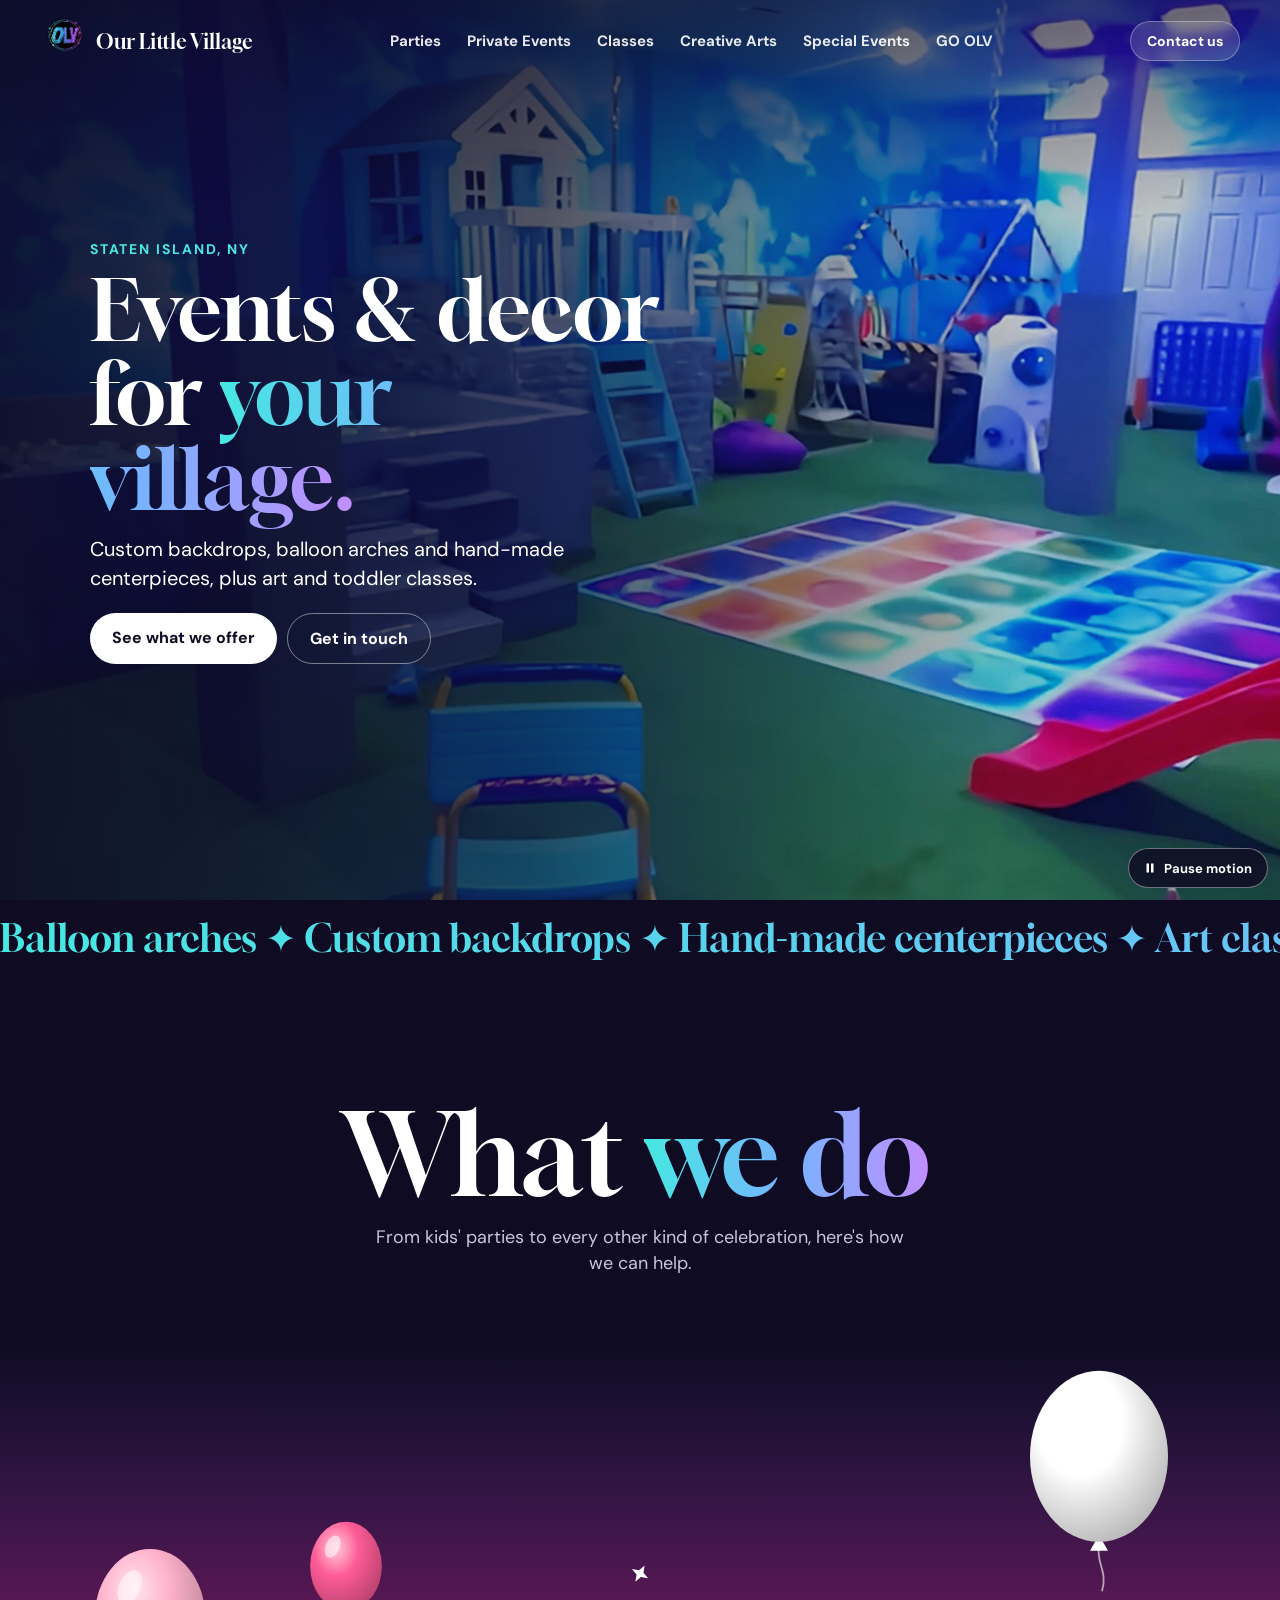
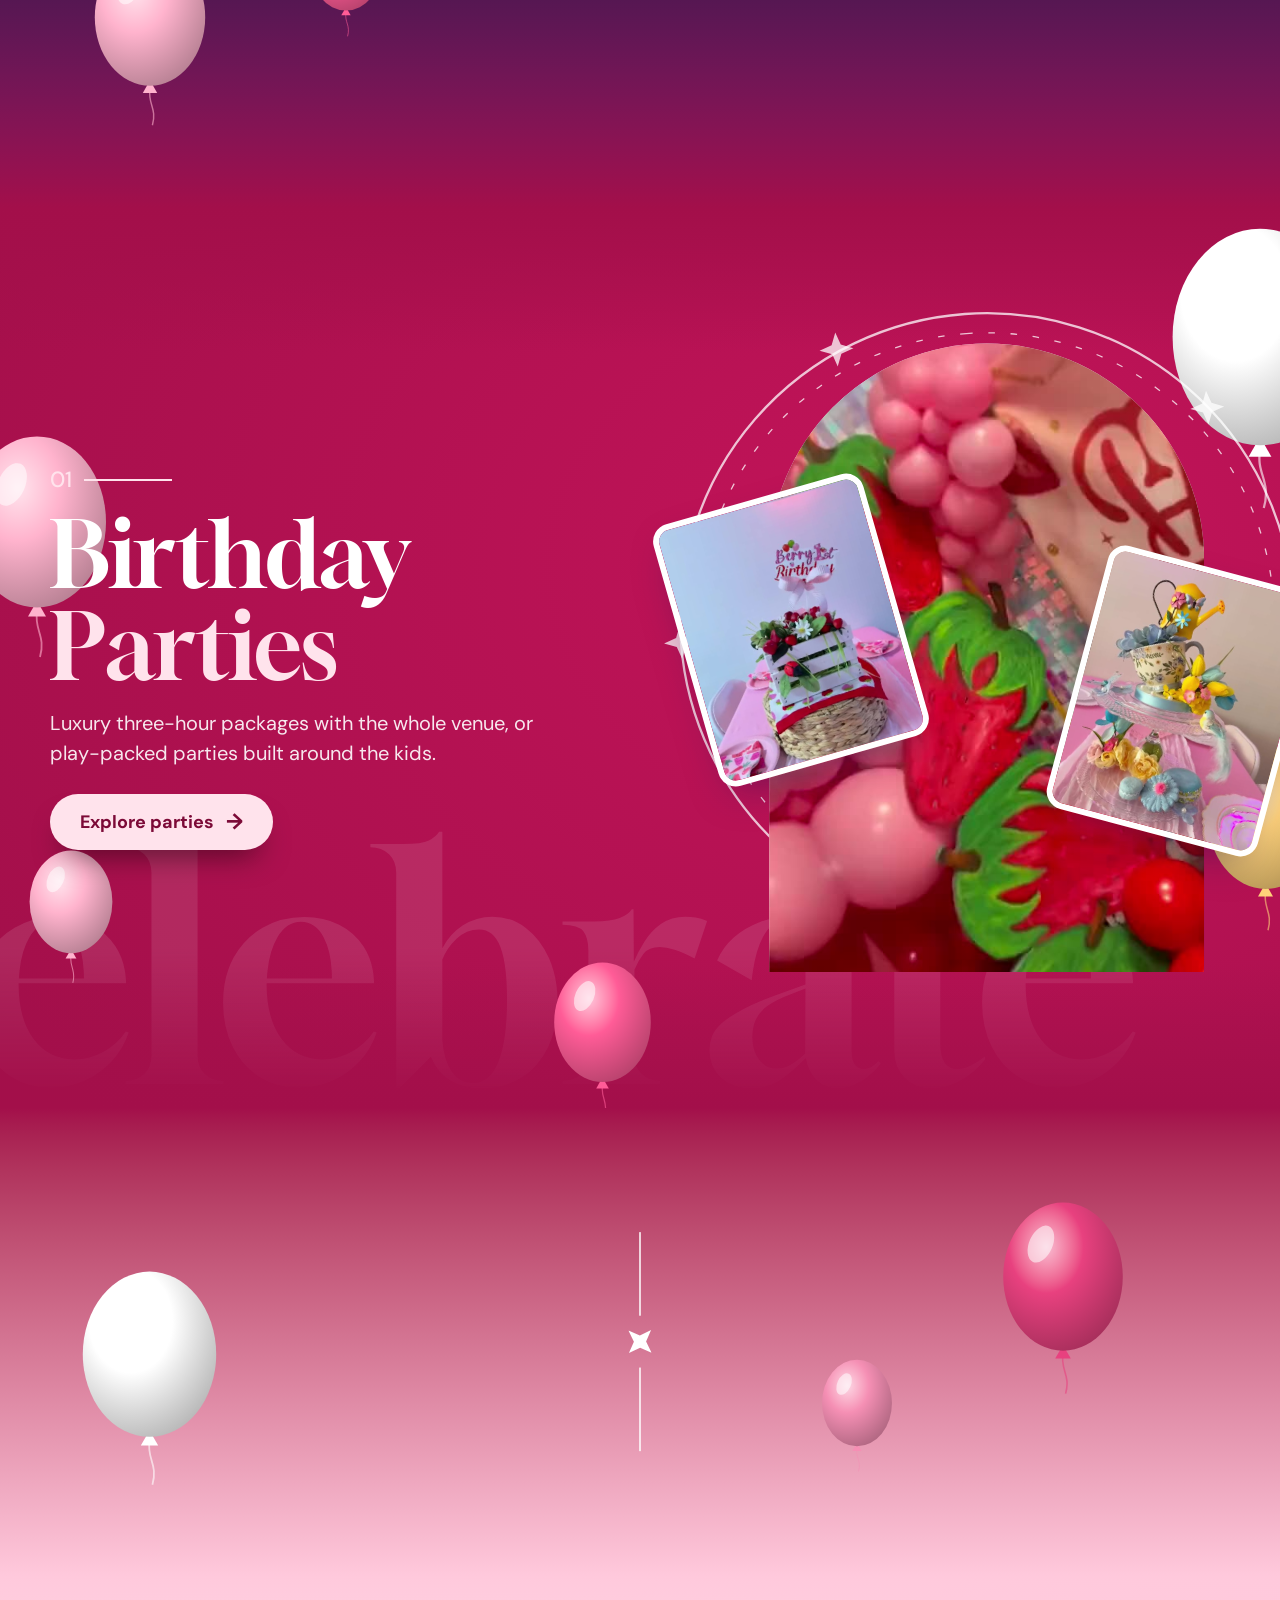
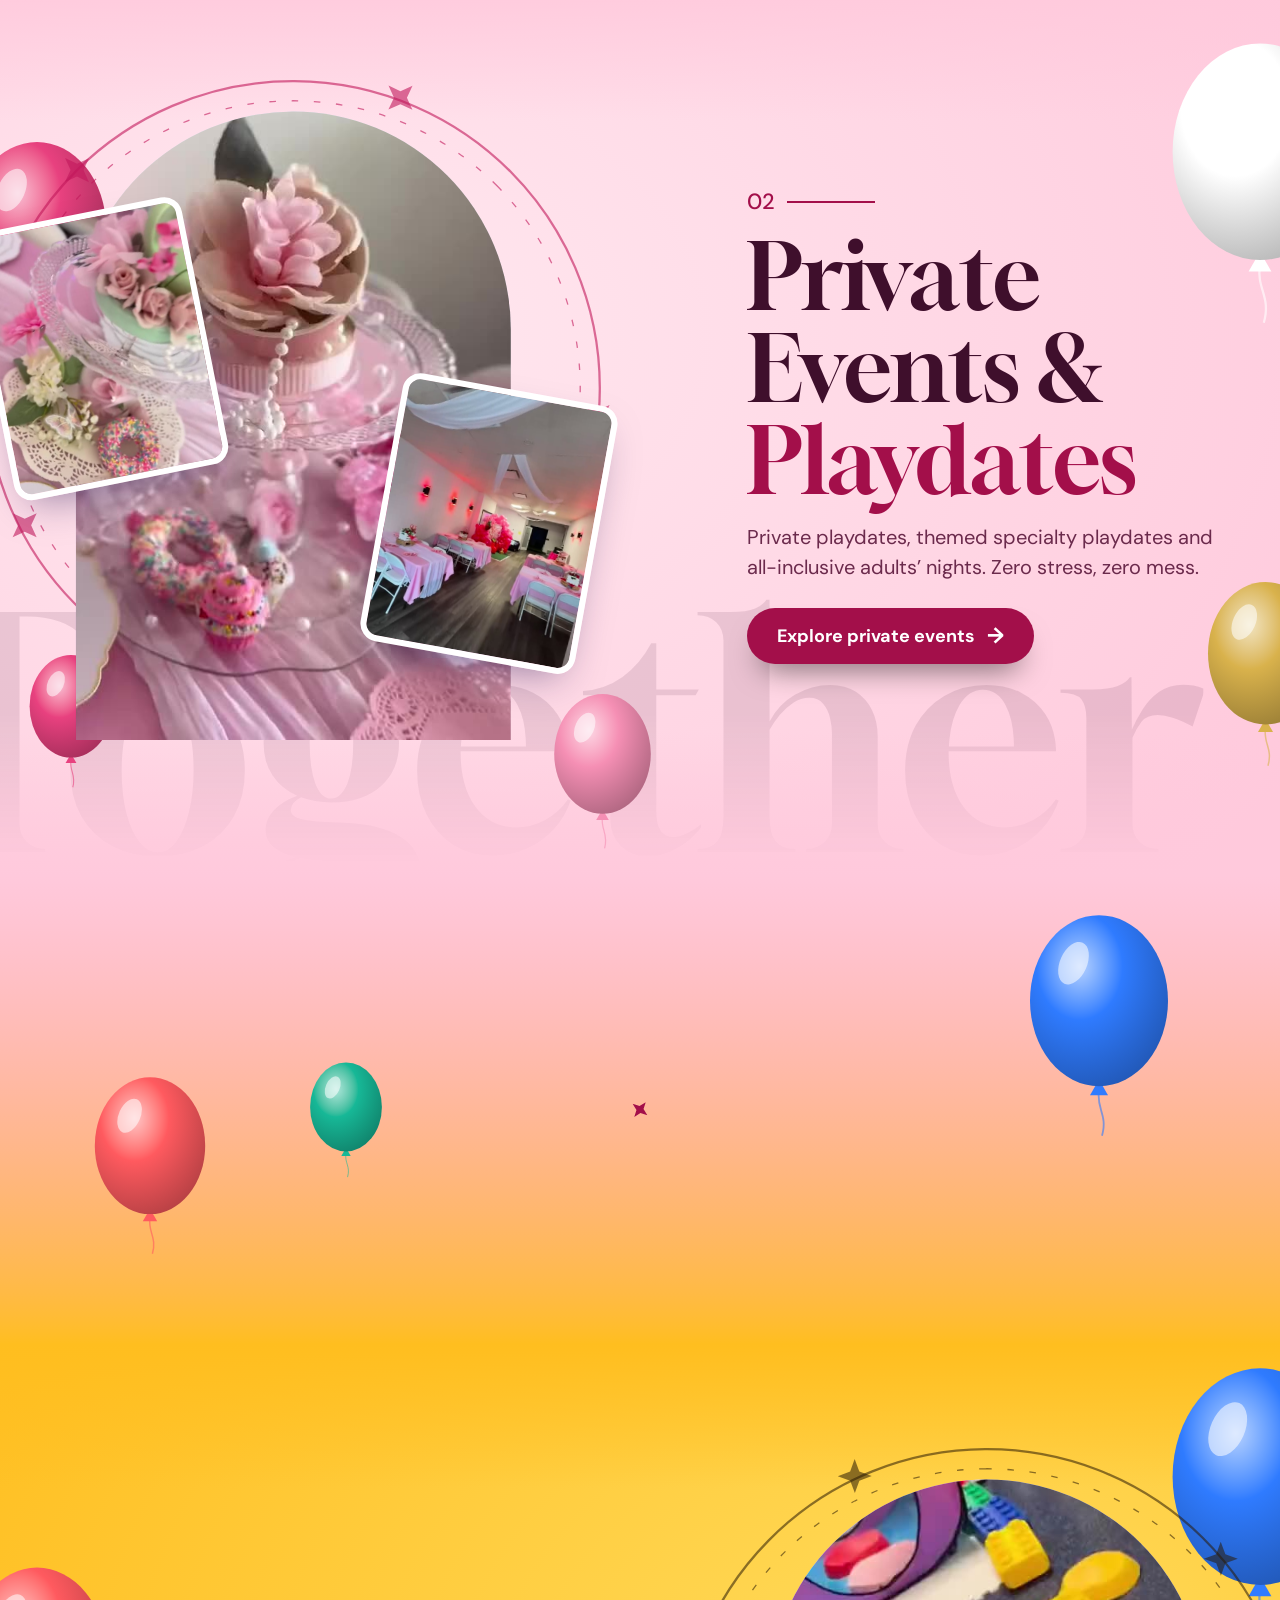
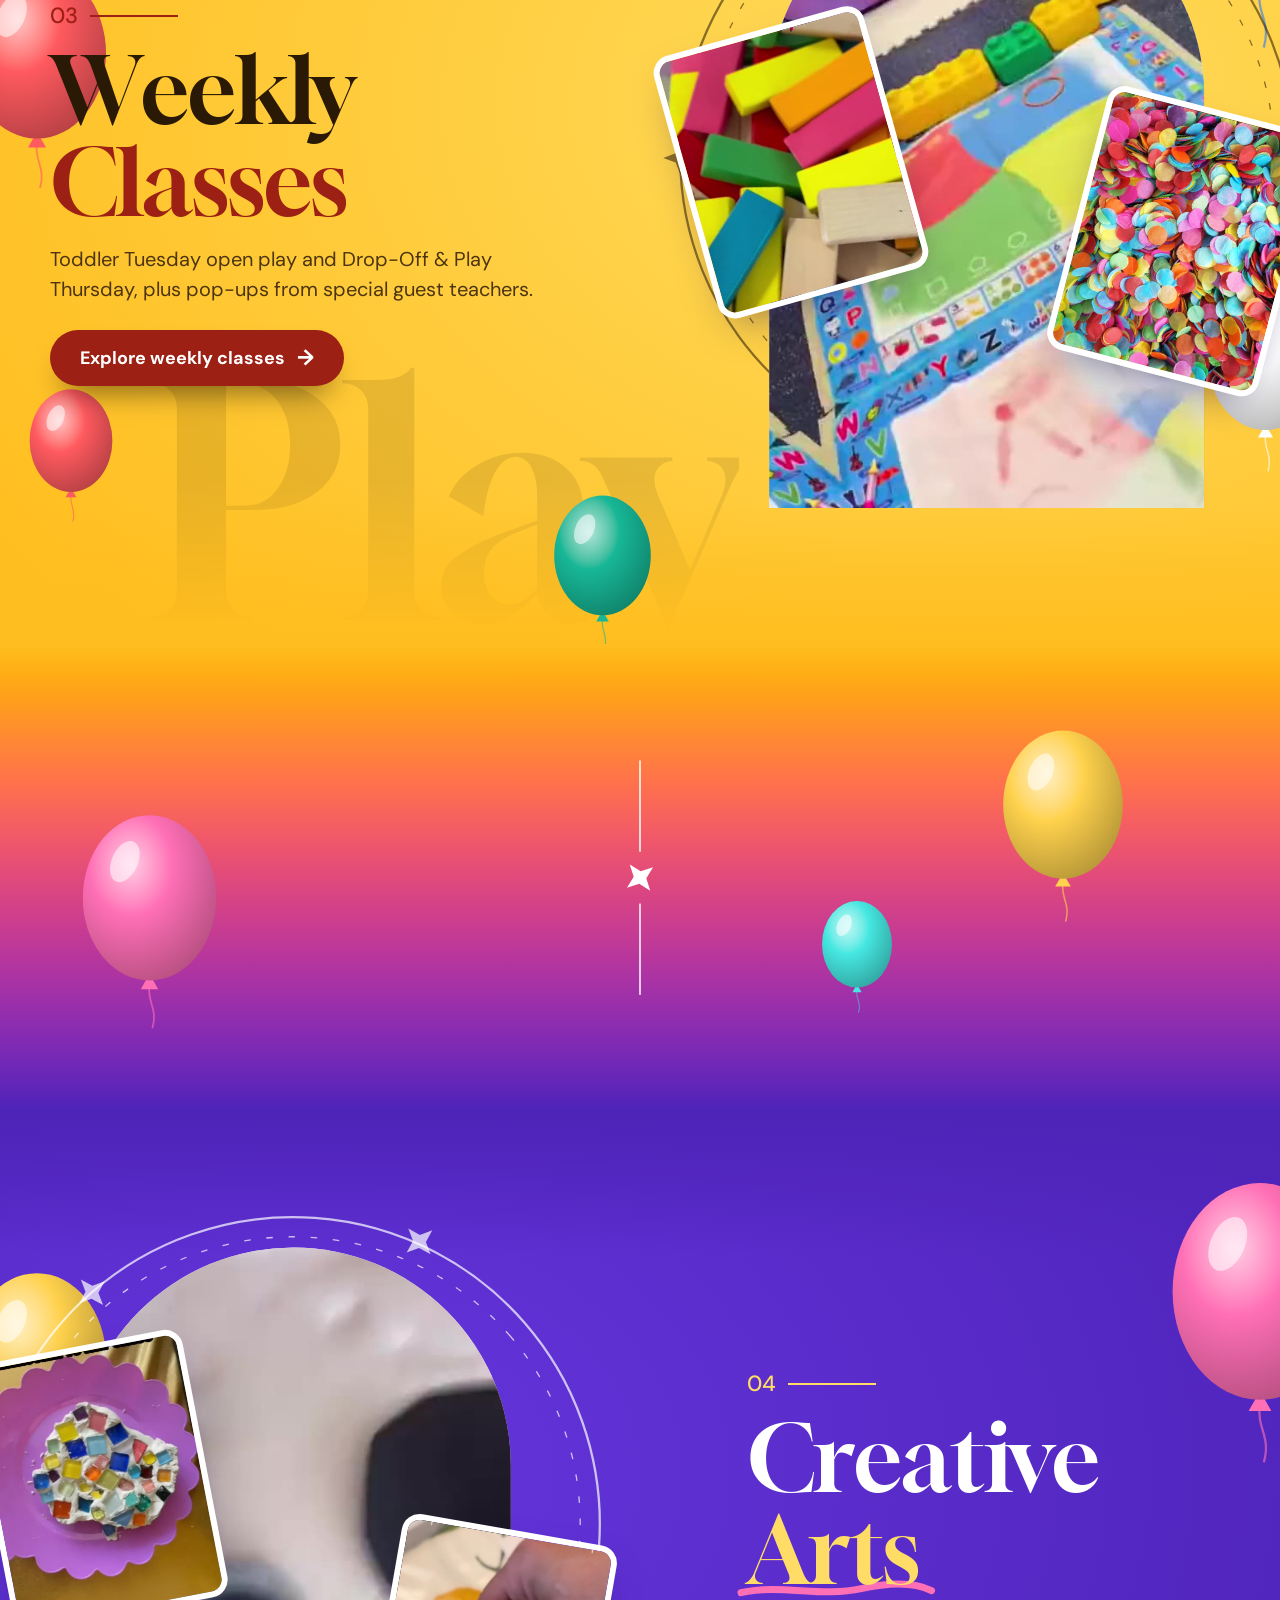
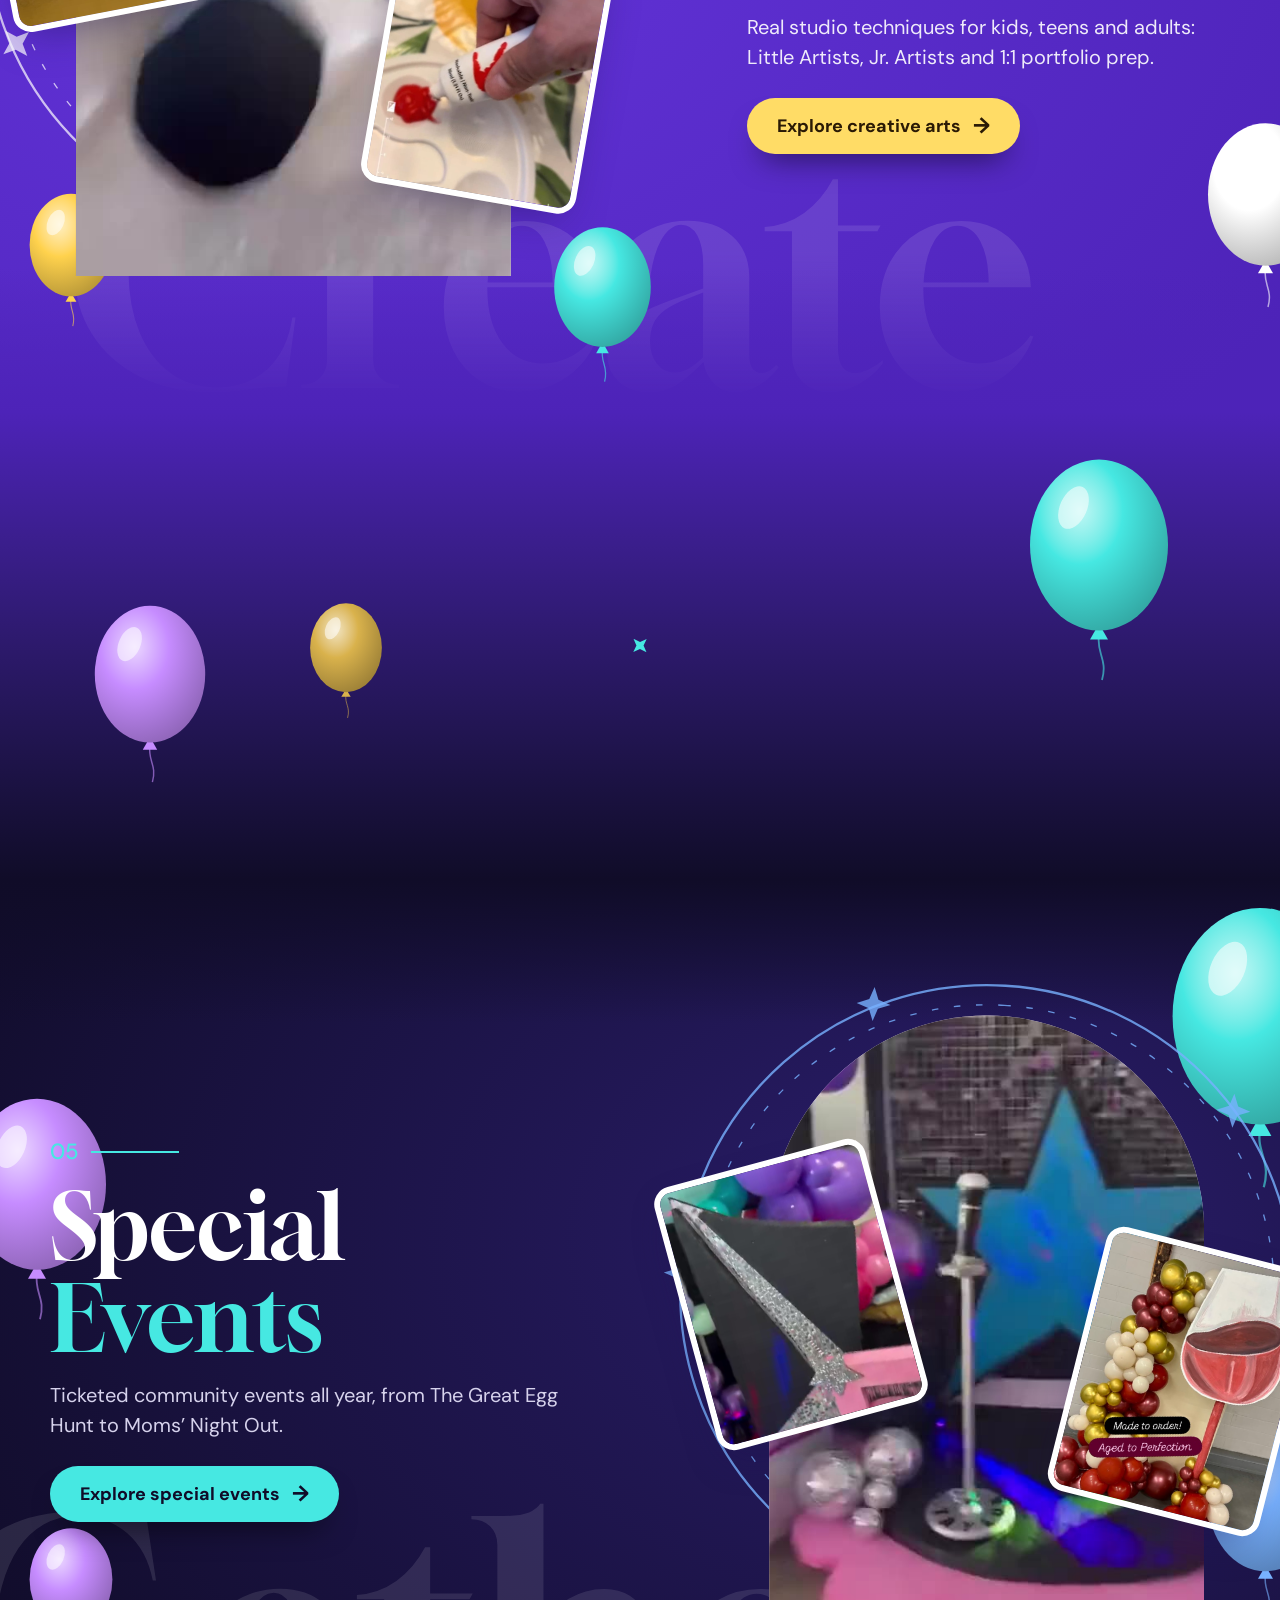
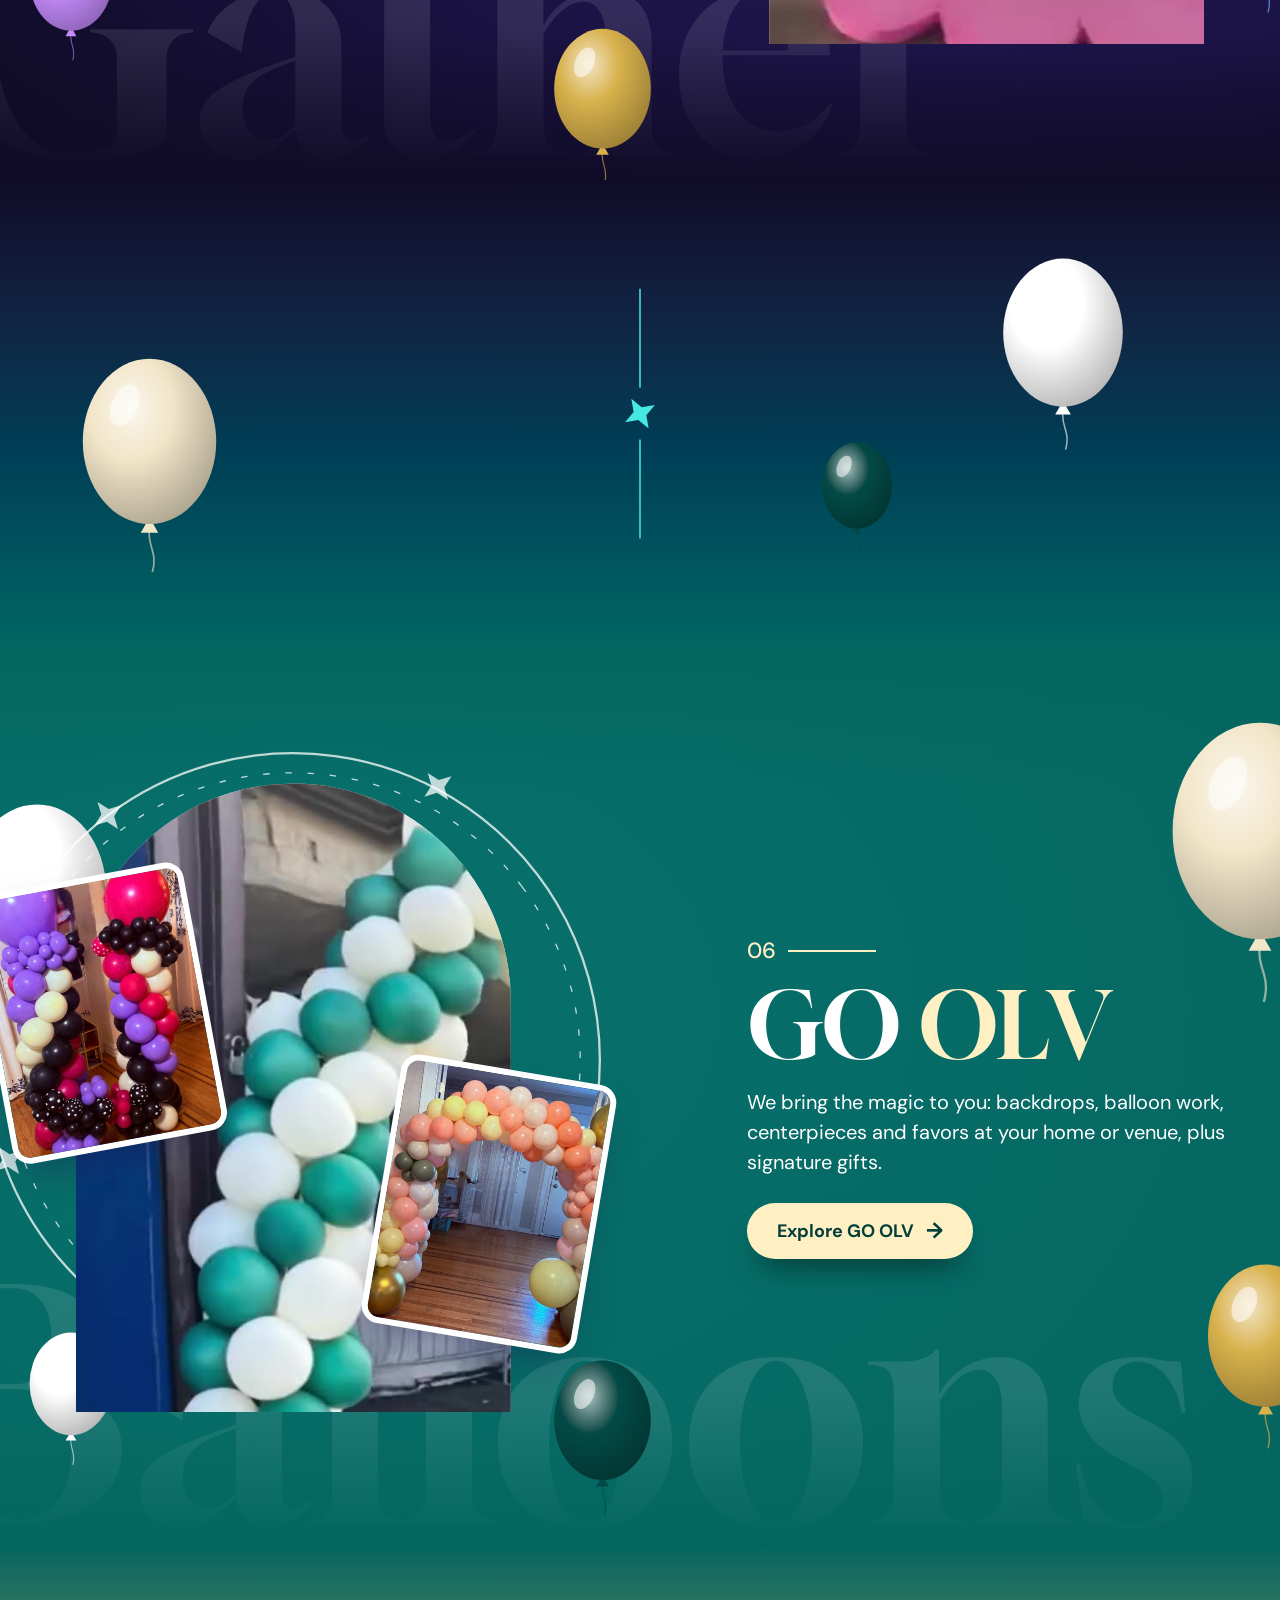
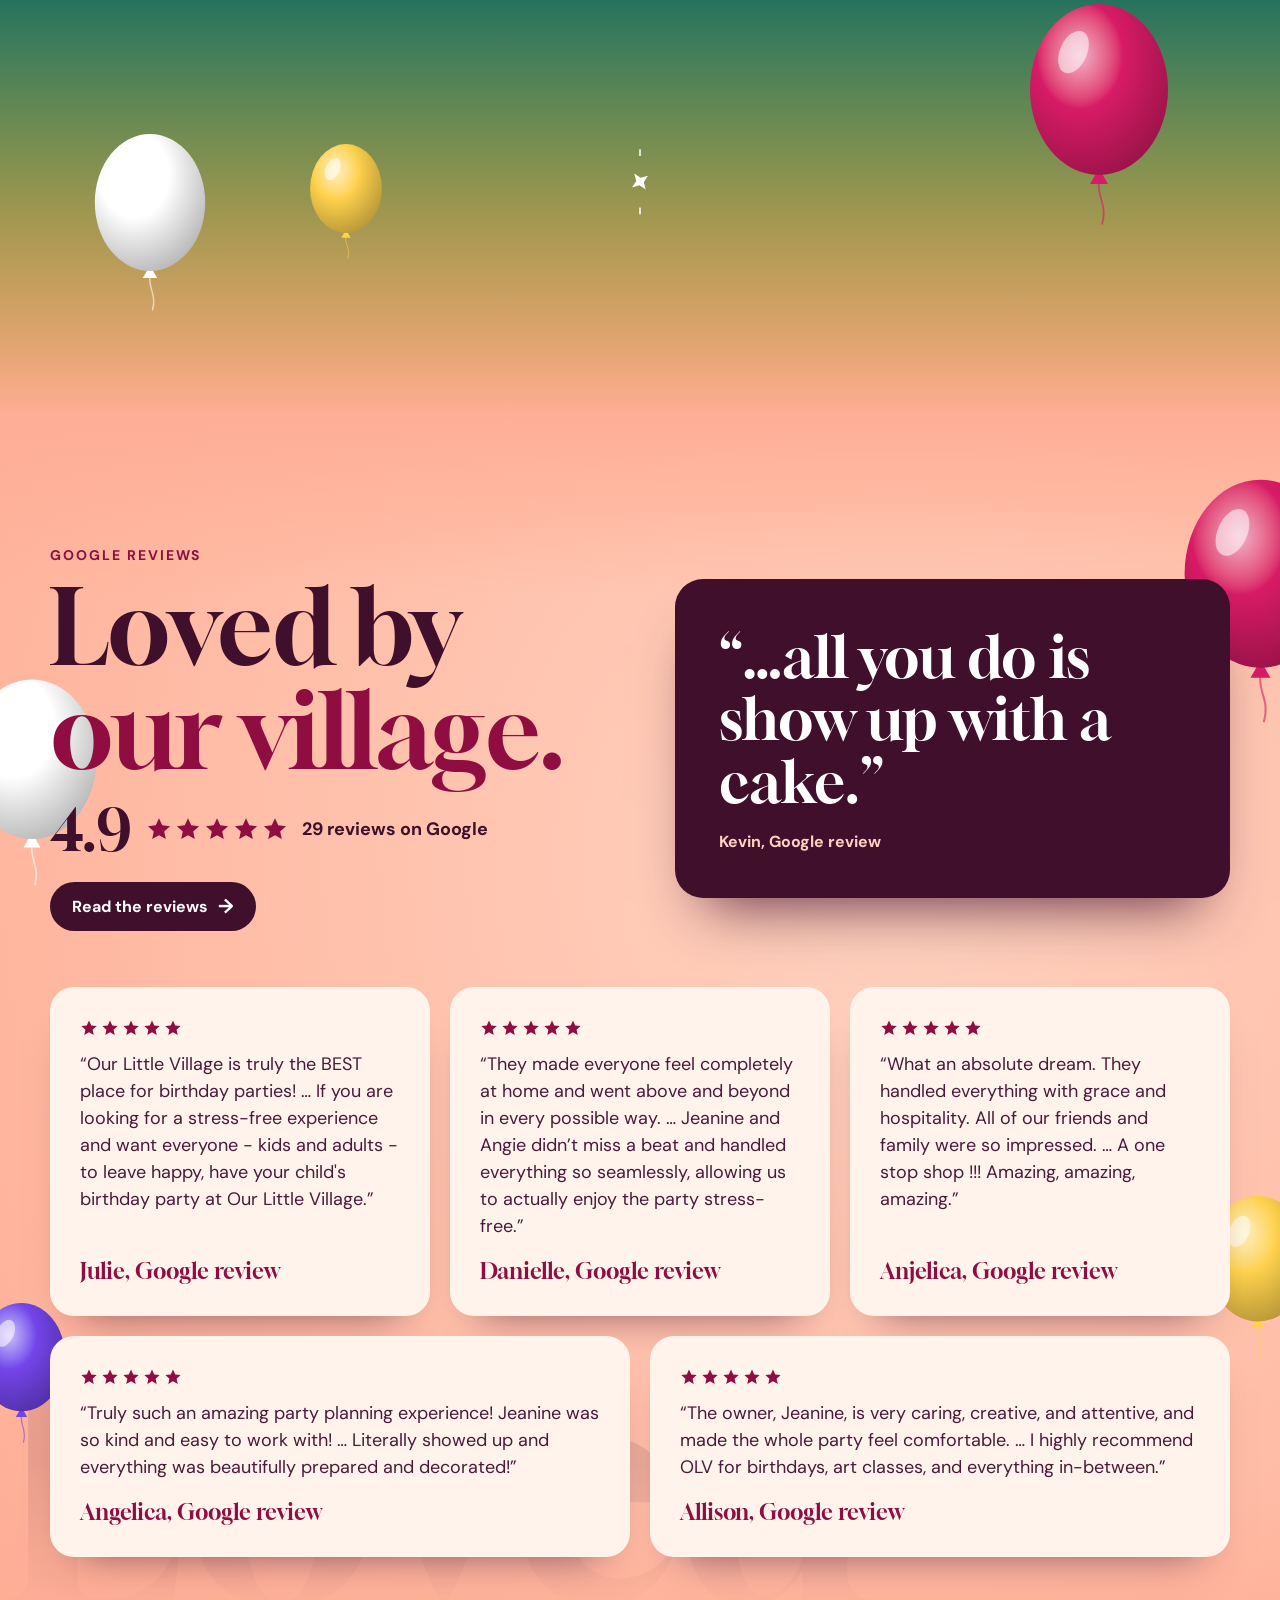
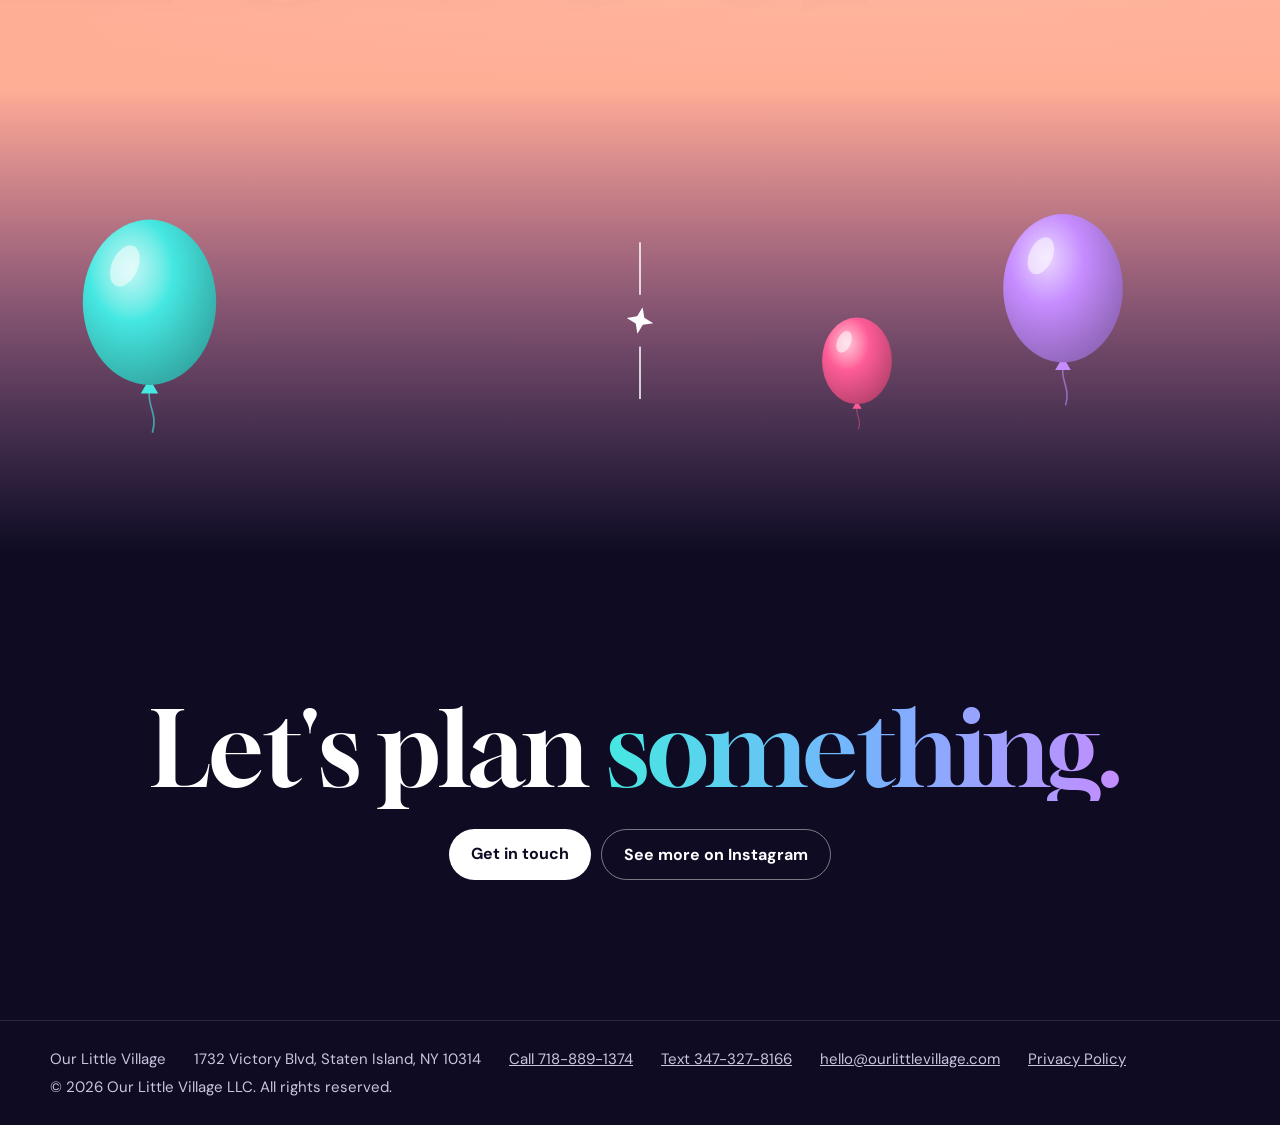
<file: index.html>
<!doctype html>
<html lang="en">
<head>
<meta charset="utf-8">
<meta name="viewport" content="width=device-width, initial-scale=1">
<title>Our Little Village | Events, Balloons &amp; Classes in Staten Island</title>
<meta name="description" content="Events and decor for your village: custom backdrops, balloon arches, hand-made centerpieces, plus art and toddler classes in Staten Island, NY.">
<link rel="canonical" href="https://ourlittlevillage.com/">
<link rel="icon" type="image/png" href="favicon.png">
<link rel="apple-touch-icon" href="apple-touch-icon.png">
<meta name="theme-color" content="#0e0b22">
<meta property="og:type" content="website">
<meta property="og:site_name" content="Our Little Village">
<meta property="og:title" content="Our Little Village | Events, Balloons &amp; Classes in Staten Island">
<meta property="og:description" content="Parties, classes, special events and custom balloon decor, all under one roof in Staten Island, NY.">
<meta property="og:url" content="https://ourlittlevillage.com/">
<meta property="og:image" content="https://ourlittlevillage.com/assets/og/home.jpg">
<meta property="og:image:width" content="1200">
<meta property="og:image:height" content="630">
<meta property="og:image:alt" content="Our Little Village: events and decor for your village, Staten Island">
<meta name="twitter:card" content="summary_large_image">
<link rel="preconnect" href="https://fonts.googleapis.com">
<link rel="preconnect" href="https://fonts.gstatic.com" crossorigin>
<link href="https://fonts.googleapis.com/css2?family=DM+Sans:opsz,wght@9..40,400;9..40,500;9..40,700&family=Gloock&display=swap" rel="stylesheet">
<link rel="preload" as="image" href="assets/slides/playroom.jpg">
<style>
:root{
  --ink:#0e0b22; --ink-2:#1b1540; --paper:#faf8ff; --text:#1a1633; --muted:#5d5878;
  --teal:#46e8e2; --blue:#78b2ff; --violet:#c68cff; --line:#e4dff2;
  --display:"Gloock",Georgia,serif;
  --body:"DM Sans",system-ui,sans-serif;
  --grad:linear-gradient(90deg,var(--teal),var(--blue) 50%,var(--violet));
  --grad-deep:linear-gradient(90deg,#10a7a2,#3f78e0 50%,#8b46e8);
  --ease:cubic-bezier(.22,.8,.24,1);
}
*{box-sizing:border-box;margin:0}
html{scroll-behavior:smooth}
body{background:var(--ink);color:var(--text);font-family:var(--body);-webkit-font-smoothing:antialiased}
body.playing{overflow:hidden}
a{color:inherit}

.hero{position:relative;height:100svh;min-height:560px;overflow:hidden;background:radial-gradient(90% 90% at 50% 45%,#2a1d6b 0%,var(--ink) 72%);color:#fff}
.media{position:absolute;inset:0;overflow:hidden}
.media img,.media video{position:absolute;inset:0;width:100%;height:100%;object-fit:cover}
.media .slide{opacity:0;object-position:50% var(--pos,50%);transform:scale(1.02);transition:opacity 1.5s ease}
.media .slide.on{opacity:1}
.stage-site .slide.on,.stage-site .slide.out{animation:drift 9s ease-out forwards}
@keyframes drift{from{transform:scale(1.02)}to{transform:scale(1.1)}}
#film{transition:opacity 1.2s ease}
.stage-site #film{opacity:0}
.scrim{position:absolute;inset:0;opacity:0;transition:opacity 1.1s ease;background:linear-gradient(180deg,rgba(14,11,34,.45) 0%,rgba(14,11,34,.28) 34%,rgba(14,11,34,.92) 100%);pointer-events:none}

.name{position:absolute;inset:0;display:grid;place-items:center;text-align:center;padding:0 16px;font:400 clamp(46px,12.5vw,112px)/1.02 var(--display);pointer-events:none;transition:opacity .32s ease,filter .32s ease}
.name>*{grid-area:1/1}
.name::before{content:"";position:absolute;left:50%;top:50%;translate:-50% -50%;width:min(130vw,1200px);aspect-ratio:1.9;background:radial-gradient(closest-side,rgba(14,11,34,.78),rgba(14,11,34,.4) 60%,rgba(14,11,34,0));opacity:0;transition:opacity .5s ease}
@media (max-width:899px){.name{font-size:clamp(52px,15vw,124px)}.name::before{aspect-ratio:1.05}}
.stage-name .name::before{opacity:1}
.name .set{filter:drop-shadow(0 6px 24px rgba(14,11,34,.85))}
.name b{font-weight:inherit;display:inline-block;white-space:nowrap;margin:0 .13em}
.name .w span{display:inline-block;opacity:0;transform:scale(2.4);background:linear-gradient(90deg,#5ff3ec,#9cc4ff 50%,#dcb2ff);background-size:1600% 100%;background-position:calc(var(--i) * 6.667%) 0;-webkit-background-clip:text;background-clip:text;color:transparent;padding:0 .02em}
.stage-name .name .w span{animation:slam .5s cubic-bezier(.2,1.35,.4,1) both;animation-delay:calc(var(--i) * 22ms)}
@keyframes slam{0%{opacity:0;transform:scale(2.4)}45%{opacity:1}100%{opacity:1;transform:none}}
.name .badge{display:block;width:clamp(76px,15vw,128px);height:clamp(76px,15vw,128px);margin:0 auto 12px;border-radius:50%;opacity:0;transform:scale(0) rotate(-220deg)}
img.badge{box-shadow:0 0 0 2px rgba(255,255,255,.18),0 0 40px rgba(198,140,255,.55)}
.stage-name .name img.badge{animation:badge .85s cubic-bezier(.3,1.55,.5,1) .16s both}
@keyframes badge{to{opacity:1;transform:none}}
.name .gleam{color:#fff;-webkit-mask-image:linear-gradient(105deg,transparent 40%,#000 50%,transparent 60%);mask-image:linear-gradient(105deg,transparent 40%,#000 50%,transparent 60%);-webkit-mask-size:300% 100%;mask-size:300% 100%;-webkit-mask-position:100% 0;mask-position:100% 0;opacity:0}
.name .gleam .badge{visibility:hidden}
.stage-name .name .gleam{animation:gleam 1s ease-in-out .78s both}
@keyframes gleam{0%{opacity:.95;-webkit-mask-position:100% 0;mask-position:100% 0}100%{opacity:.95;-webkit-mask-position:0 0;mask-position:0 0}}
.stage-name .name .fx i{animation:burst 1.3s cubic-bezier(.12,.75,.3,1) both;animation-delay:calc(.3s + var(--w) * 4)}

/* The category words fly back in and collide into her name. */
.gather{position:absolute;inset:0;pointer-events:none;overflow:hidden}
.gather span{position:absolute;left:50%;top:50%;font:400 clamp(22px,3.6vw,44px)/1 var(--display);text-transform:uppercase;white-space:nowrap;color:var(--c);text-shadow:0 2px 18px rgba(14,11,34,.9);opacity:0;transform:translate(-50%,-50%) translate(calc(var(--x) * var(--sx,1)),var(--y))}
@media (max-width:899px){.gather span{--sx:.62}}
.stage-gather .gather span{animation:gather .6s cubic-bezier(.6,0,.9,.4) both;animation-delay:var(--w)}
@keyframes gather{0%{opacity:0;transform:translate(-50%,-50%) translate(calc(var(--x) * var(--sx,1)),var(--y)) scale(1.15)}25%{opacity:1}80%{opacity:1}100%{opacity:0;transform:translate(-50%,-50%) scale(.15)}}
.gather .flash{position:absolute;left:50%;top:50%;width:70vmax;height:70vmax;margin:-35vmax;border-radius:50%;background:radial-gradient(closest-side,#fff 0,rgba(255,255,255,.75) 22%,rgba(198,140,255,.3) 55%,rgba(70,232,226,0) 100%);opacity:0;transform:scale(0)}
.stage-gather .gather .flash{animation:flash .75s ease-out .5s both}
@keyframes flash{0%{opacity:0;transform:scale(.04)}22%{opacity:1}100%{opacity:0;transform:scale(1.7)}}
.gather::after{content:"";position:absolute;inset:0;background:radial-gradient(80% 70% at 50% 50%,#fff,rgba(240,226,255,.85) 45%,rgba(198,140,255,.35));opacity:0}
.stage-gather .gather::after{animation:wash .55s ease-out .52s both}
@keyframes wash{0%{opacity:0}18%{opacity:.85}100%{opacity:0}}
.stage-site .gather{display:none}

/* Word beats over the walkthrough: each category pops in on its own scene. */
.beats{position:absolute;inset:0;pointer-events:none;transition:opacity .45s ease}
.beats::before{content:"";position:absolute;inset:0;background:radial-gradient(70% 46% at 50% 50%,rgba(14,11,34,.62),rgba(14,11,34,.28) 55%,rgba(14,11,34,0) 80%);opacity:0;transition:opacity .9s ease}
.beats.live::before{opacity:1}
.stage-name .beats,.stage-site .beats{opacity:0}
.beat{position:absolute;inset:0;display:grid;place-content:center;justify-items:center;text-align:center;padding:0 16px;--c:#fff}
.beat .word{position:relative;z-index:1;max-width:11ch;font:400 clamp(50px,13.2vw,128px)/.94 var(--display);text-transform:uppercase;color:var(--c);text-shadow:0 3px 0 rgba(14,11,34,.4),0 10px 44px rgba(14,11,34,.8)}
.beat .word b{font-weight:inherit;display:inline-block;white-space:nowrap;margin:0 .1em}
.beat .word span{display:inline-block;opacity:0;transform:translateY(.55em) scale(.35) rotate(var(--r))}
.beat.on .word span{animation:pop .66s cubic-bezier(.3,1.75,.5,1) both;animation-delay:calc(var(--i)*30ms)}
.beat.wiggle.on .word span{animation:pop .66s cubic-bezier(.3,1.75,.5,1) both,wig .26s ease-in-out 4 alternate;animation-delay:calc(var(--i)*30ms),calc(.62s + var(--i)*30ms)}
.beat.gone .word span{animation:lift .5s ease-in both;animation-delay:calc(var(--i)*14ms)}
@keyframes pop{0%{opacity:0;transform:translateY(.55em) scale(.35) rotate(var(--r))}55%{opacity:1}100%{opacity:1;transform:none}}
@keyframes wig{from{transform:rotate(-7deg) translateY(-.04em)}to{transform:rotate(7deg) translateY(.04em)}}
@keyframes lift{from{opacity:1;transform:none;filter:blur(0)}to{opacity:0;transform:translateY(-.55em) scale(.92);filter:blur(10px)}}
.beat .tag{position:relative;z-index:1;display:inline-flex;align-items:center;gap:10px;margin-top:20px;padding:10px 18px;border-radius:999px;background:rgba(14,11,34,.6);border:1px solid rgba(255,255,255,.22);-webkit-backdrop-filter:blur(8px);backdrop-filter:blur(8px);color:#fff;font:700 clamp(12px,1.5vw,16px)/1.25 var(--body);letter-spacing:.14em;text-transform:uppercase;opacity:0;transform:translateY(14px)}
.beat .tag::before{content:"";flex:none;width:9px;height:9px;border-radius:50%;background:var(--c);box-shadow:0 0 12px var(--c)}
.beat.on .tag{opacity:1;transform:none;transition:opacity .4s ease .3s,transform .7s var(--ease) .3s}
.beat.gone .tag{opacity:0;transform:translateY(-12px);transition:opacity .28s ease,transform .4s ease}
.beat.welcome .kick{font:700 clamp(14px,1.9vw,20px)/1 var(--body);letter-spacing:.42em;text-transform:uppercase;padding-left:.42em;color:#fff;text-shadow:0 2px 18px rgba(14,11,34,.9);opacity:0;transform:translateY(10px)}
.beat.welcome .big{font:400 clamp(72px,21vw,190px)/1 var(--display);padding:0 .06em .08em;background:var(--grad);-webkit-background-clip:text;background-clip:text;color:transparent;opacity:0;transform:scale(1.18);letter-spacing:-.02em}
.beat.welcome.on .kick{opacity:1;transform:none;letter-spacing:.3em;transition:opacity .5s ease,transform .7s var(--ease),letter-spacing 1.4s var(--ease)}
.beat.welcome.on .big{opacity:1;transform:none;transition:opacity .6s ease .18s,transform 1.3s var(--ease) .18s}
.beat.welcome.gone .kick,.beat.welcome.gone .big{opacity:0;transform:translateY(-.3em);transition:opacity .35s ease,transform .45s ease}
.beat.welcome .hold{display:grid}
.beat.welcome .hold>*{grid-area:1/1}
.beat.welcome .big.sh{background:none;color:rgba(14,11,34,.95);-webkit-text-stroke:.1em rgba(14,11,34,.9);filter:blur(12px)}
.beat.skipped{visibility:hidden}
.beat.place .kick{font-size:clamp(18px,2.6vw,28px)}
.beat.place .tag{font-size:clamp(14px,1.9vw,19px);padding:12px 22px}
.fx{position:absolute;left:50%;top:50%;width:0;height:0}
.fx i{position:absolute;left:0;top:0;width:var(--s);height:var(--s);margin:calc(var(--s) / -2);border-radius:50%;background:var(--k);opacity:0}
.fx i.bit{border-radius:2px;height:calc(var(--s) * .45)}
.fx i.star{border-radius:0;clip-path:polygon(50% 0,61% 39%,100% 50%,61% 61%,50% 100%,39% 61%,0 50%,39% 39%)}
.beat.on .fx i{animation:burst 1.25s cubic-bezier(.12,.75,.3,1) both;animation-delay:calc(.1s + var(--w))}
@keyframes burst{0%{opacity:0;transform:translate(0,0) scale(.2) rotate(0)}12%{opacity:1}75%{opacity:1}100%{opacity:0;transform:translate(var(--x),var(--y)) scale(1) rotate(var(--rot))}}
.fx i.balloon{width:calc(var(--s) * 1.6);height:calc(var(--s) * 1.95);margin:0;border-radius:50% 50% 48% 48%/56% 56% 44% 44%;background:radial-gradient(circle at 34% 28%,rgba(255,255,255,.75) 0 9%,var(--k) 34%,color-mix(in srgb,var(--k) 62%,#000) 100%);top:auto;bottom:0}
.beat.on .fx i.balloon{animation:float 1.5s cubic-bezier(.25,.6,.3,1) both;animation-delay:var(--w)}
@keyframes float{0%{opacity:0;transform:translate(var(--x),60svh) rotate(-8deg)}20%{opacity:1}80%{opacity:1}100%{opacity:0;transform:translate(calc(var(--x) * 1.15),var(--y)) rotate(8deg)}}
.beat .stroke{position:relative;z-index:0;width:min(78vw,620px);height:auto;margin-top:-.15em;overflow:visible}
.beat .stroke path{fill:none;stroke:var(--c);stroke-width:11;stroke-linecap:round;stroke-dasharray:470;stroke-dashoffset:470;filter:drop-shadow(0 4px 14px rgba(14,11,34,.6))}
.beat.on .stroke path{stroke-dashoffset:0;transition:stroke-dashoffset .75s cubic-bezier(.6,.05,.25,1) .3s}
.beat.gone .stroke{opacity:0;transition:opacity .3s ease}
@media (max-width:899px){.beat .tag{letter-spacing:.1em;max-width:calc(100vw - 48px)}}

.nav{position:absolute;z-index:3;top:0;left:0;right:0;display:flex;align-items:center;justify-content:space-between;gap:16px;padding:14px 16px;opacity:0;transform:translateY(-14px);transition:opacity .8s ease .15s,transform .8s var(--ease) .15s}
.brand{display:flex;align-items:center;gap:10px;text-decoration:none;font:400 20px var(--display)}
.brand img{width:46px;height:46px;object-fit:contain;transform:scale(1.42)}
.nav ul{display:none;list-style:none;padding:0;gap:26px;font-weight:700;font-size:15px}
.nav li a{text-decoration:none;opacity:.9}
.nav li a:hover{opacity:1;color:var(--teal)}
.call{flex:none;padding:10px 16px;border-radius:999px;background:rgba(255,255,255,.14);border:1px solid rgba(255,255,255,.3);font-weight:700;font-size:14px;text-decoration:none;backdrop-filter:blur(8px)}

.nav-end{display:flex;gap:8px;align-items:center}
.menu summary{list-style:none;cursor:pointer;padding:10px 16px;border-radius:999px;border:1px solid rgba(255,255,255,.3);font-weight:700;font-size:14px;backdrop-filter:blur(8px)}
.menu summary::-webkit-details-marker{display:none}
.menu .panel{position:absolute;left:16px;right:16px;top:70px;display:grid;background:#191339;border:1px solid rgba(255,255,255,.16);border-radius:18px;padding:8px;box-shadow:0 24px 50px -18px #000}
.menu .panel a{padding:13px 14px;text-decoration:none;font:400 20px var(--display)}
.ch[data-clip=parties]{--morefg:#7c0a37}.ch[data-clip=private]{--morefg:#fff}.ch[data-clip=toddler]{--morefg:#fff}.ch[data-clip=art]{--morefg:#2a1a05}.ch[data-clip=special]{--morefg:#100c28}.ch[data-clip=balloons]{--morefg:#053f3c}
.ch-text>.more{display:inline-flex;align-items:center;gap:12px;margin-top:26px;padding:17px 30px;border-radius:999px;background:var(--em);color:var(--morefg);font:700 18px/1 var(--body);text-decoration:none;box-shadow:0 18px 30px -14px rgba(0,0,0,.55);transition:opacity .8s ease,transform 1s var(--ease),translate .3s var(--ease),box-shadow .3s ease}
.ch.in .ch-text>.more{transition-delay:.3s,.3s,0s,0s}
.more::after{content:"\2192";font-size:22px;line-height:1;transition:transform .3s var(--ease)}
.ch-text>.more:hover,.ch-text>.more:focus-visible{translate:0 -4px;box-shadow:0 26px 36px -14px rgba(0,0,0,.65)}
.more:hover::after,.more:focus-visible::after{transform:translateX(7px)}
.more:focus-visible{outline:3px solid var(--fg);outline-offset:3px}
@media (max-width:899px){.bal{scale:.62;transform-origin:top left}.bal.extra{display:none}}
.copy{position:absolute;z-index:2;left:16px;right:16px;bottom:max(66px,env(safe-area-inset-bottom));pointer-events:none}
.copy>*{opacity:0;transform:translateY(16px);filter:blur(14px)}
.eyebrow{font-weight:700;font-size:14px;letter-spacing:.14em;text-transform:uppercase;color:var(--teal)}
h1{font:400 clamp(46px,13vw,92px)/1 var(--display);margin:10px 0 14px}
h1 em{font-style:normal;background:var(--grad);-webkit-background-clip:text;background-clip:text;color:transparent;padding-right:.08em}
.lede{font-size:18px;line-height:1.45;max-width:30em}
.cta{display:flex;flex-wrap:wrap;gap:10px;margin-top:20px}
.btn{display:inline-block;padding:14px 22px;border-radius:999px;font-weight:700;text-decoration:none;font-size:16px}
.btn.main{background:#fff;color:var(--ink)}
.btn.alt{border:1px solid rgba(255,255,255,.45)}

.skip{position:absolute;z-index:4;right:16px;bottom:18px;padding:9px 16px;border:1px solid rgba(255,255,255,.5);border-radius:999px;background:rgba(14,11,34,.45);color:#fff;font:700 13px var(--body);cursor:pointer;backdrop-filter:blur(8px);transition:opacity .4s}

.stage-site .scrim{opacity:1}
.stage-site .name{opacity:0;filter:blur(12px)}
.stage-site .nav{opacity:1;transform:none}
.stage-site .copy{pointer-events:auto}
.stage-site .copy>*{opacity:1;transform:none;filter:blur(0);transition:opacity .75s ease,transform .9s var(--ease),filter .8s ease}
.stage-site .copy>:nth-child(1){transition-delay:.25s}.stage-site .copy>:nth-child(2){transition-delay:.38s}
.stage-site .copy>:nth-child(3){transition-delay:.56s}.stage-site .copy>:nth-child(4){transition-delay:.7s}
.stage-site .skip{opacity:0;pointer-events:none}
.instant *{transition:none!important}

.offer{background:var(--ink);overflow:hidden}
.wrap{max-width:1180px;margin:0 auto}
.ticker{background:var(--ink);padding:16px 0;overflow:hidden;white-space:nowrap}
.ticker div{display:inline-block;font:400 clamp(24px,3.4vw,38px)/1.2 var(--display);background:var(--grad);-webkit-background-clip:text;background-clip:text;color:transparent;animation:tick 34s linear infinite;padding-right:.1em}
@keyframes tick{to{transform:translateX(-50%)}}
.offer-head{padding:76px 16px 64px;text-align:center;color:#fff}
.offer-head h2{font:400 clamp(52px,10vw,112px)/1 var(--display);letter-spacing:-.02em}
.offer-head h2 em{font-style:normal;background:var(--grad);-webkit-background-clip:text;background-clip:text;color:transparent;padding-right:.08em}
.offer-head p{margin:14px auto 0;color:#c9c5e0;font-size:18px;max-width:30em;line-height:1.45}

.ch{--p:0;position:relative;overflow:hidden;display:grid;gap:44px;align-items:center;padding:72px 16px 84px;background:linear-gradient(180deg,var(--edge) 0,transparent 16%,transparent 84%,var(--edge) 100%),var(--bg);color:var(--fg)}
.ch[data-clip=parties]{--edge:#a30f4a;--bg:radial-gradient(90% 90% at 75% 40%,#c4145a 0%,#a30f4a 100%);--fg:#fff;--sub:rgba(255,255,255,.9);--em:#ffe3ec;--ring:rgba(255,255,255,.75)}
.ch[data-clip=private]{--edge:#ffc9dc;--bg:radial-gradient(90% 90% at 25% 40%,#ffe9f0 0%,#ffc9dc 100%);--fg:#3f0f2c;--sub:#6b2a4c;--em:#a30f4a;--ring:rgba(194,24,91,.6)}
.ch[data-clip=toddler]{--edge:#ffbe1f;--bg:radial-gradient(90% 90% at 75% 40%,#ffdb5c 0%,#ffbe1f 100%);--fg:#2a1a05;--sub:#4c3510;--em:#9c2013;--ring:rgba(42,26,5,.55)}
.ch[data-clip=art]{--edge:#4d23b8;--bg:radial-gradient(90% 90% at 25% 40%,#6535dc 0%,#4d23b8 100%);--fg:#fff;--sub:rgba(255,255,255,.9);--em:#ffdc66;--ring:rgba(255,255,255,.7)}
.ch[data-clip=special]{--edge:#100c28;--bg:radial-gradient(90% 90% at 75% 40%,#2a1d6b 0%,#100c28 100%);--fg:#fff;--sub:#d6d2ec;--em:#46e8e2;--ring:rgba(120,178,255,.8)}
.ch[data-clip=balloons]{--edge:#056661;--bg:radial-gradient(90% 90% at 25% 40%,#08716c 0%,#056661 100%);--fg:#fff;--sub:#fff;--em:#fff0c4;--ring:rgba(255,255,255,.75)}
.ghost{-webkit-mask-image:linear-gradient(180deg,#000 45%,transparent 92%);mask-image:linear-gradient(180deg,#000 45%,transparent 92%);position:absolute;left:50%;top:84%;font:400 clamp(130px,25vw,400px)/1 var(--display);white-space:nowrap;color:var(--fg);opacity:.1;transform:translate(calc(-50% + var(--p)*16vw),-50%);pointer-events:none}
.bal{position:absolute;left:calc(var(--x)*1%);top:calc(var(--y)*1%);width:calc(var(--s)*1px);transform:translateY(calc(var(--p)*var(--v)*1px));pointer-events:none}
.bal svg{display:block;width:100%;overflow:visible;animation:bob 5.5s ease-in-out infinite alternate;animation-delay:var(--d)}
@keyframes bob{from{transform:translateY(-9px) rotate(-3deg)}to{transform:translateY(11px) rotate(3deg)}}
.ch-text,.ch-media{z-index:1}
.ch-text{position:relative}
.ch-text>*{opacity:0;transform:translateY(28px);transition:opacity .8s ease,transform 1s var(--ease)}
.ch-text>:nth-child(2){transition-delay:.1s}.ch-text>:nth-child(3){transition-delay:.2s}.ch-text>:nth-child(4){transition-delay:.3s}
.ch.in .ch-text>*{opacity:1;transform:none}
.num{display:flex;align-items:center;gap:12px;font:500 22px var(--body);color:var(--em)}
.num::after{content:"";height:2px;width:0;background:var(--em);transition:width 1.1s var(--ease) .25s}
.ch.in .num::after{width:88px}
.ch h3{font:400 clamp(46px,7.4vw,92px)/1 var(--display);letter-spacing:-.02em;margin:14px 0 16px}
.ch h3 em{font-style:normal;color:var(--em);padding-right:.08em}
.ch p{color:var(--sub);font-size:20px;line-height:1.5;max-width:26em}

.ch-media{position:relative;width:min(66vw,400px);aspect-ratio:9/13;margin:0 auto}
.orbit{color:var(--ring);position:absolute;left:50%;top:44%;width:150%;aspect-ratio:1;overflow:visible;opacity:0;transform:translate(-50%,-50%) rotate(calc(var(--p)*95deg));transition:opacity 1s ease .2s}
.ch.in .orbit{opacity:1}
.arch{position:absolute;inset:0;overflow:hidden;background:#e9e3f7;clip-path:inset(100% 0 0 0 round 999px 999px 0 0);transition:clip-path 1.15s var(--ease);box-shadow:0 30px 60px -28px rgba(50,30,120,.45)}
.ch.in .arch{clip-path:inset(0 0 0 0 round 999px 999px 0 0)}
.arch video{width:100%;height:100%;object-fit:cover;display:block;transform:scale(calc(1.1 + var(--p)*.08))}
.float{position:absolute;z-index:2;width:50%;aspect-ratio:4/5;object-fit:cover;border:6px solid #fff;border-radius:18px;box-shadow:0 18px 40px -16px rgba(30,20,80,.5);opacity:0;scale:.82;transition:opacity .7s ease .3s,scale .9s var(--ease) .3s}
.ch.in .float{opacity:1;scale:1}
.float.a{left:-20%;top:9%;transform:translateY(calc(var(--p)*-95px)) rotate(calc(-7deg + var(--p)*9deg))}
.float.b{right:-20%;bottom:5%;transform:translateY(calc(var(--p)*105px)) rotate(calc(6deg - var(--p)*9deg))}

.love{--p:0;--fg:#3f0f2c;position:relative;overflow:hidden;background:linear-gradient(180deg,#ffae96 0,transparent 14%,transparent 86%,#ffae96 100%),radial-gradient(90% 90% at 70% 35%,#ffd2bf 0%,#ffae96 100%);color:#3f0f2c;padding:84px 16px 96px}
.love-in{position:relative;z-index:1;max-width:1180px;margin:0 auto;display:grid;gap:34px}
.love-in>*{opacity:0;transform:translateY(28px);transition:opacity .8s ease,transform 1s var(--ease)}
.love.in .love-in>*{opacity:1;transform:none}
.love.in .love-in>:nth-child(2){transition-delay:.12s}.love.in .love-in>:nth-child(3){transition-delay:.24s}
.love .eyebrow{color:#8f0d40}
.love h2{font:400 clamp(50px,9vw,104px)/1 var(--display);letter-spacing:-.015em;margin:10px 0 18px}
.love h2 em{font-style:normal;color:#8f0d40}
.score{display:flex;flex-wrap:wrap;align-items:center;gap:6px 14px}
.score b{font:400 58px/1 var(--display)}
.stars{display:flex;gap:3px}
.stars svg{width:26px;height:26px;fill:#8f0d40}
.score span{font-weight:700;font-size:18px}
.love .btn{margin-top:24px;background:#3f0f2c;color:#fff;display:inline-flex;align-items:center;gap:10px}
.love .btn::after{content:"\2192";font-size:20px;line-height:1}
.pull{margin:0;background:#3f0f2c;color:#fff;border-radius:28px;padding:34px 28px;transform:rotate(-1.2deg);box-shadow:0 34px 56px -30px rgba(63,15,44,.85)}
.pull p{font:400 clamp(34px,4.6vw,58px)/1.08 var(--display);color:#fff}
.pull cite{display:block;margin-top:18px;font:700 16px var(--body);font-style:normal;color:#ffd2bf}
.loves{display:grid;gap:14px}
.loves figure{margin:0;display:flex;flex-direction:column;background:#fff3ec;border-radius:24px;padding:26px 24px;box-shadow:0 24px 40px -30px rgba(63,15,44,.7)}
.loves .stars svg{width:18px;height:18px}
.loves blockquote{margin:14px 0 18px;font-size:18px;line-height:1.5;color:#4a1a38}
.loves figcaption{margin-top:auto;font:400 22px var(--display);color:#8f0d40}
.breath{--p:0;--q:0;position:relative;height:clamp(190px,34vh,300px);overflow:hidden;pointer-events:none;background:linear-gradient(180deg,var(--a),var(--b))}
@supports (background:linear-gradient(in oklch,red,blue)){.breath{background:linear-gradient(180deg in oklch,var(--a),var(--b))}}
.breath .mark{position:absolute;left:50%;top:50%;width:2px;height:66%;margin:-33% 0 0 -1px;margin-top:0;transform:translateY(-50%);color:var(--o)}
.breath .mark::before,.breath .mark::after{content:"";position:absolute;left:0;width:2px;height:calc(50% - 26px);background:currentColor;opacity:.75;transform:scaleY(var(--q));transition:none}
.breath .mark::before{top:0;transform-origin:50% 100%}
.breath .mark::after{bottom:0;transform-origin:50% 0}
.breath .mark svg{position:absolute;left:50%;top:50%;width:34px;height:34px;margin:-17px 0 0 -17px;fill:currentColor;transform:rotate(calc(var(--p)*200deg)) scale(calc(.55 + var(--q)*.6))}
.closing{background:var(--ink);color:#fff;text-align:center;padding:96px 16px}
.closing h2{font:400 clamp(48px,9vw,104px)/1.02 var(--display);letter-spacing:-.02em}
.closing em{font-style:normal;background:var(--grad);-webkit-background-clip:text;background-clip:text;color:transparent;padding-right:.08em}
.closing .cta{justify-content:center;margin-top:28px}
footer{background:var(--ink);border-top:1px solid rgba(255,255,255,.12);color:#c9c5e0;padding:28px 16px;font-size:15px}
footer .wrap{display:flex;flex-wrap:wrap;gap:8px 28px}

@media (min-width:900px){
  .scrim{background:linear-gradient(180deg,rgba(14,11,34,.55) 0%,rgba(14,11,34,0) 24%),linear-gradient(90deg,rgba(14,11,34,.9) 0%,rgba(14,11,34,.68) 42%,rgba(14,11,34,.2) 78%,rgba(14,11,34,.12) 100%)}
  .nav{padding:18px 40px}
  .nav ul{display:flex}
  .menu{display:none}
  .copy{left:clamp(40px,7vw,120px);right:auto;bottom:auto;top:50%;margin-top:-210px;width:min(46vw,620px)}
  h1{font-size:clamp(64px,6.6vw,104px)}
  .lede{font-size:20px}
  .skip{right:32px;bottom:26px}
  .breath{height:clamp(300px,52vh,520px);overflow:visible;z-index:2}
  .offer-head{padding-top:120px}
  .ch{grid-template-columns:1fr 1fr;gap:60px;padding:clamp(80px,11vh,130px) max(40px,calc((100vw - 1180px)/2));min-height:100vh}
  .ch:nth-of-type(even) .ch-media{order:-1;justify-self:start;margin-left:2vw;margin-right:0}
  .ch:nth-of-type(even) .ch-text{padding-left:6vw}
  .ch-media{width:min(34vw,480px);justify-self:end;margin-right:2vw;margin-left:0}
  .love{padding:130px max(40px,calc((100vw - 1180px)/2))}
  .love-in{grid-template-columns:1fr 1fr;gap:56px 70px;align-items:center}
  .loves{grid-column:1/-1;grid-template-columns:repeat(6,1fr);gap:20px}
  .loves figure{grid-column:span 2;padding:32px 30px}
  .loves figure:nth-child(n+4){grid-column:span 3}
  .pull{padding:46px 44px}
  .closing{padding:140px 40px}
  footer{padding:28px 40px}
}
@media (prefers-reduced-motion:reduce){
  html{scroll-behavior:auto}
  .ticker div{animation:none}
  .stage-site .slide.on,.stage-site .slide.out{animation:none}
  .bal svg{animation:none}
  .breath{--q:1}
  .love-in>*{transition:none}
  .ch-text>*,.num::after,.orbit,.arch,.float{transition:none}
}
/* the six links only fit on one line from 1100px; narrower screens use Menu */
@media (min-width:900px) and (max-width:1099px){.nav ul{display:none!important}.menu{display:block!important}}
.nav li a{white-space:nowrap}

/* ---- Scroll polish: letters pop in, bursts, shines (only when motion is allowed; see the last script) ---- */
.js-pop .lw{display:inline-block;white-space:nowrap}
.js-pop .lp{display:inline-block;opacity:0;transform:translateY(.5em) scale(.4) rotate(var(--r))}
.js-pop .in .lp{animation:pop .66s cubic-bezier(.3,1.75,.5,1) both;animation-delay:calc(var(--d0,.1s) + var(--i) * 28ms)}
.js-pop .in h3 em .lp,.js-pop .love.in h2 em .lp{animation:pop .66s cubic-bezier(.3,1.75,.5,1) both,glint .8s ease-in-out both;animation-delay:calc(var(--d0,.1s) + var(--i) * 28ms),calc(var(--d0,.1s) + .8s + var(--i) * 55ms)}
.js-pop .ch[data-clip=toddler].in h3 .lp{animation:pop .66s cubic-bezier(.3,1.75,.5,1) both,wig .26s ease-in-out 4 alternate;animation-delay:calc(var(--d0) + var(--i) * 28ms),calc(var(--d0) + .62s + var(--i) * 28ms)}
@keyframes glint{45%{color:#fff;text-shadow:0 0 22px rgba(255,255,255,.95),0 0 5px #fff}}
.js-pop .ch h3,.js-pop .offer-head h2,.js-pop .closing h2{position:relative;isolation:isolate}
.pfx{position:absolute;left:var(--fx-x,34%);top:50%;width:0;height:0;pointer-events:none;z-index:-1}
.pfx i{position:absolute;left:0;top:0;width:var(--s);height:var(--s);margin:calc(var(--s) / -2);border-radius:50%;background:var(--k);opacity:0}
.pfx i.bit{border-radius:2px;height:calc(var(--s) * .45)}
.pfx i.star{border-radius:0;clip-path:polygon(50% 0,61% 39%,100% 50%,61% 61%,50% 100%,39% 61%,0 50%,39% 39%)}
.pfx i.balloon{width:calc(var(--s) * 1.6);height:calc(var(--s) * 1.95);margin:0;border-radius:50% 50% 48% 48%/56% 56% 44% 44%;background:radial-gradient(circle at 34% 28%,rgba(255,255,255,.75) 0 9%,var(--k) 34%,color-mix(in srgb,var(--k) 62%,#000) 100%)}
.in .pfx i{animation:burst 1.35s cubic-bezier(.12,.75,.3,1) both;animation-delay:calc(var(--d0,.1s) + .25s + var(--w))}
.in .pfx i.balloon{animation:rise-up 2.4s cubic-bezier(.25,.6,.3,1) both;animation-delay:calc(var(--d0,.1s) + var(--w))}
@keyframes rise-up{0%{opacity:0;transform:translate(var(--x),300px) rotate(-8deg)}15%{opacity:1}80%{opacity:1}100%{opacity:0;transform:translate(calc(var(--x) * 1.2),var(--y)) rotate(8deg)}}
.js-pop .ch h3 em{position:relative;display:inline-block;isolation:isolate}
.brush{position:absolute;left:-6%;bottom:-.1em;width:112%;height:.34em;overflow:visible;z-index:-1}
.brush path{fill:none;stroke:#ff6fb5;stroke-width:14;stroke-linecap:round;stroke-dasharray:470;stroke-dashoffset:470}
.in .brush path{stroke-dashoffset:0;transition:stroke-dashoffset .8s cubic-bezier(.6,.05,.25,1) .85s}

/* Gradient words get a light that sweeps across them. */
.offer-head em,.closing em,.copy h1 em{background:linear-gradient(105deg,transparent 40%,rgba(255,255,255,.95) 50%,transparent 60%) no-repeat,var(--grad);background-size:260% 100%,100% 100%;background-position:170% 0,0 0;-webkit-background-clip:text;background-clip:text}
@keyframes shine{from{background-position:170% 0,0 0}to{background-position:-70% 0,0 0}}
@keyframes shine-loop{0%{background-position:170% 0,0 0}28%,100%{background-position:-70% 0,0 0}}
.js-pop .offer-head em,.js-pop .closing em{display:inline-block;--r:-6deg;opacity:0;transform:translateY(.4em) scale(.4) rotate(-6deg)}
.js-pop .offer-head.in em{animation:pop .85s cubic-bezier(.3,1.6,.5,1) .3s both,shine 1.4s ease-in-out 1.15s both}
.js-pop .closing.in em{animation:pop .85s cubic-bezier(.3,1.6,.5,1) .4s both,shine-loop 5s ease-in-out 1.25s infinite}
.js-pop.stage-site .copy h1 em{animation:shine 1.6s ease-in-out 1.5s both}
.js-pop .closing.in .btn.main{animation:ring 2.2s ease-out 1.6s 3}
@keyframes ring{0%{box-shadow:0 0 0 0 rgba(70,232,226,.75)}100%{box-shadow:0 0 0 22px rgba(70,232,226,0)}}
.js-pop.motion-paused .closing.in em{animation:pop .85s cubic-bezier(.3,1.6,.5,1) .4s both}
.js-pop.motion-paused .closing.in .btn.main{animation:none}

/* Reviews: stars pop, numbers count, cards rise, the big quote writes on. */
.js-pop .love .stars svg{transform:scale(0) rotate(-90deg);transition:transform .55s cubic-bezier(.3,1.8,.5,1)}
.js-pop .love .go .stars svg,.js-pop .love .go.stars svg,.js-pop .loves figure.go .stars svg{transform:none}
.js-pop .love .stars svg:nth-child(2){transition-delay:.08s}.js-pop .love .stars svg:nth-child(3){transition-delay:.16s}
.js-pop .love .stars svg:nth-child(4){transition-delay:.24s}.js-pop .love .stars svg:nth-child(5){transition-delay:.32s}
.js-pop .score .stars svg{transition-duration:.6s}
.js-pop .loves figure{opacity:0;translate:0 36px;transition:opacity .7s ease,translate .9s var(--ease),box-shadow .4s ease;transition-delay:calc(var(--k) * .12s)}
.js-pop .loves figure.go{opacity:1;translate:none}
.js-pop .loves figure.go .stars svg{transition-delay:calc(var(--k) * .12s + .25s + var(--n) * .08s)}
.js-pop .loves figure.go:hover{translate:0 -6px;box-shadow:0 34px 50px -30px rgba(63,15,44,.85);transition-delay:0s}
.js-pop .pull .pw{display:inline-block;opacity:0;translate:0 .35em;filter:blur(6px);transition:opacity .5s ease,translate .7s var(--ease),filter .6s ease;transition-delay:calc(.45s + var(--i) * .07s)}
.js-pop .love.in .pull .pw{opacity:1;translate:none;filter:none}
</style>
<link rel="stylesheet" href="assets/access.css">
</head>
<body class="playing">
<a class="skip-link" href="#content">Skip to content</a>
<section class="hero" id="top">
  <div class="media">
    <img class="slide on" style="--pos:44.6%" src="assets/slides/playroom.jpg" alt="The playroom at Our Little Village, with a painted sky mural, playhouse and green turf">
    <video id="film" muted playsinline preload="auto"></video>
  </div>
  <div class="scrim"></div>
  <div class="beats" id="beats" aria-hidden="true"></div>
  <div class="gather" id="gather" aria-hidden="true"></div>
  <div class="name" id="name" aria-hidden="true"></div>
  <nav class="nav" aria-label="Main">
    <a class="brand" href="#top"><img src="assets/logo.png" alt=""><span>Our Little Village</span></a>
    <ul>
      <li><a href="parties.html">Parties</a></li>
      <li><a href="private-events.html">Private Events</a></li>
      <li><a href="toddler-classes.html">Classes</a></li>
      <li><a href="art-classes.html">Creative Arts</a></li>
      <li><a href="special-events.html">Special Events</a></li>
      <li><a href="balloons-backdrops.html">GO OLV</a></li>
    </ul>
    <div class="nav-end">
      <details class="menu"><summary>Menu</summary><div class="panel"><a href="parties.html">Parties</a><a href="private-events.html">Private Events</a><a href="toddler-classes.html">Classes</a><a href="art-classes.html">Creative Arts</a><a href="special-events.html">Special Events</a><a href="balloons-backdrops.html">GO OLV</a><a href="contact.html">Contact</a></div></details>
      <a class="call" href="contact.html">Contact us</a>
    </div>
  </nav>
  <div class="copy" id="content" tabindex="-1">
    <p class="eyebrow">Staten Island, NY</p>
    <h1>Events &amp; decor for <em>your village.</em></h1>
    <p class="lede">Custom backdrops, balloon arches and hand-made centerpieces, plus art and toddler classes.</p>
    <div class="cta"><a class="btn main" href="#offer">See what we offer</a><a class="btn alt" href="contact.html">Get in touch</a></div>
  </div>
  <button class="skip" id="skip" type="button">Skip intro</button>
</section>

<main class="offer" id="offer">
  <div class="ticker" aria-hidden="true"><div>Balloon arches &#10022; Custom backdrops &#10022; Hand-made centerpieces &#10022; Art classes &#10022; Toddler classes &#10022; Parties &#10022; Balloon arches &#10022; Custom backdrops &#10022; Hand-made centerpieces &#10022; Art classes &#10022; Toddler classes &#10022; Parties &#10022;&nbsp;</div></div>
  <!-- cms:what-we-do (built from content/home.json by cms/build.py) -->
  <header class="offer-head"><h2>What <em>we do</em></h2><p>From kids&#x27; parties to every other kind of celebration, here&#x27;s how we can help.</p></header>

  <article class="ch" data-clip="parties">
    <div class="ch-text"><span class="num">01</span><h3>Birthday <em>Parties</em></h3><p>Luxury three-hour packages with the whole venue, or play-packed parties built around the kids.</p><a class="more" href="parties.html">Explore parties</a></div>
    <div class="ch-media"><div class="arch"></div>
      <img class="float a" loading="lazy" src="assets/work/parties-a.jpg" alt="Strawberry-themed birthday centerpiece on a pink table">
      <img class="float b" loading="lazy" src="assets/work/parties-b.jpg" alt="Teacup tower centerpiece with spring flowers"></div>
  </article>
  <article class="ch" data-clip="private">
    <div class="ch-text"><span class="num">02</span><h3>Private Events &amp; <em>Playdates</em></h3><p>Private playdates, themed specialty playdates and all-inclusive adults’ nights. Zero stress, zero mess.</p><a class="more" href="private-events.html">Explore private events</a></div>
    <div class="ch-media"><div class="arch"></div>
      <img class="float a" loading="lazy" src="assets/work/private-a.jpg" alt="Tea party table setting with roses and a sprinkled donut">
      <img class="float b" loading="lazy" src="assets/work/private-b.jpg" alt="Event room with pink dressed tables and draped ceiling"></div>
  </article>
  <article class="ch" data-clip="toddler">
    <div class="ch-text"><span class="num">03</span><h3>Weekly <em>Classes</em></h3><p>Toddler Tuesday open play and Drop-Off &amp; Play Thursday, plus pop-ups from special guest teachers.</p><a class="more" href="toddler-classes.html">Explore weekly classes</a></div>
    <div class="ch-media"><div class="arch"></div>
      <img class="float a" loading="lazy" src="assets/work/toddler-a.jpg" alt="Brightly colored wooden building blocks">
      <img class="float b" loading="lazy" src="assets/work/screenshot-2026-11-12-at-25821-pm.png" alt="Pink rice in a sensory play bin"></div>
  </article>
  <article class="ch" data-clip="art">
    <div class="ch-text"><span class="num">04</span><h3>Creative <em>Arts</em></h3><p>Real studio techniques for kids, teens and adults: Little Artists, Jr. Artists and 1:1 portfolio prep.</p><a class="more" href="art-classes.html">Explore creative arts</a></div>
    <div class="ch-media"><div class="arch"></div>
      <img class="float a" loading="lazy" src="assets/work/art-a.jpg" alt="Handmade colorful mosaic plate">
      <img class="float b" loading="lazy" src="assets/work/art-b.jpg" alt="Hand squeezing red paint onto a palette"></div>
  </article>
  <article class="ch" data-clip="special">
    <div class="ch-text"><span class="num">05</span><h3>Special <em>Events</em></h3><p>Ticketed community events all year, from The Great Egg Hunt to Moms’ Night Out.</p><a class="more" href="special-events.html">Explore special events</a></div>
    <div class="ch-media"><div class="arch"></div>
      <img class="float a" loading="lazy" src="assets/work/special-a.jpg" alt="Glitter guitar display with purple and teal balloons">
      <img class="float b" loading="lazy" src="assets/work/special-b.jpg" alt="Giant wine glass display with a burgundy and gold balloon garland"></div>
  </article>
  <article class="ch" data-clip="balloons">
    <div class="ch-text"><span class="num">06</span><h3>GO <em>OLV</em></h3><p>We bring the magic to you: backdrops, balloon work, centerpieces and favors at your home or venue, plus signature gifts.</p><a class="more" href="balloons-backdrops.html">Explore GO OLV</a></div>
    <div class="ch-media"><div class="arch"></div>
      <img class="float a" loading="lazy" src="assets/work/balloons-a.jpg" alt="Two balloon columns in purple, black and pink">
      <img class="float b" loading="lazy" src="assets/work/balloons-b.jpg" alt="Peach, olive and gold balloon arch in a doorway"></div>
  </article>

  <!-- /cms:what-we-do -->
  <section class="love" aria-labelledby="love-title">
    <div class="love-in">
      <div>
        <p class="eyebrow">Google reviews</p>
        <h2 id="love-title">Loved by <em>our village.</em></h2>
        <div class="score"><b>5.0</b><div class="stars" role="img" aria-label="5 out of 5 stars"><svg viewBox="0 0 24 24" aria-hidden="true"><path d="m12 2 3 6.6 7.2.8-5.4 4.8 1.5 7.1L12 17.7l-6.3 3.6 1.5-7.1L1.800 9.400 9 8.600z"/></svg><svg viewBox="0 0 24 24" aria-hidden="true"><path d="m12 2 3 6.6 7.2.8-5.4 4.8 1.5 7.1L12 17.7l-6.3 3.6 1.5-7.1L1.800 9.400 9 8.600z"/></svg><svg viewBox="0 0 24 24" aria-hidden="true"><path d="m12 2 3 6.6 7.2.8-5.4 4.8 1.5 7.1L12 17.7l-6.3 3.6 1.5-7.1L1.800 9.400 9 8.600z"/></svg><svg viewBox="0 0 24 24" aria-hidden="true"><path d="m12 2 3 6.6 7.2.8-5.4 4.8 1.5 7.1L12 17.7l-6.3 3.6 1.5-7.1L1.800 9.400 9 8.600z"/></svg><svg viewBox="0 0 24 24" aria-hidden="true"><path d="m12 2 3 6.6 7.2.8-5.4 4.8 1.5 7.1L12 17.7l-6.3 3.6 1.5-7.1L1.800 9.400 9 8.600z"/></svg></div><span>31 reviews on Google</span></div>
        <a class="btn" href="https://www.google.com/maps/search/?api=1&amp;query=Our+Little+Village+1732+Victory+Blvd+Staten+Island+NY+10314" target="_blank" rel="noopener">Read the reviews</a>
      </div>
      <blockquote class="pull"><p>&ldquo;&hellip;all you do is show up with a cake.&rdquo;</p><cite>Kevin, Google review</cite></blockquote>
      <div class="loves">
        <figure><div class="stars" role="img" aria-label="5 out of 5 stars"><svg viewBox="0 0 24 24" aria-hidden="true"><path d="m12 2 3 6.6 7.2.8-5.4 4.8 1.5 7.1L12 17.7l-6.3 3.6 1.5-7.1L1.800 9.400 9 8.600z"/></svg><svg viewBox="0 0 24 24" aria-hidden="true"><path d="m12 2 3 6.6 7.2.8-5.4 4.8 1.5 7.1L12 17.7l-6.3 3.6 1.5-7.1L1.800 9.400 9 8.600z"/></svg><svg viewBox="0 0 24 24" aria-hidden="true"><path d="m12 2 3 6.6 7.2.8-5.4 4.8 1.5 7.1L12 17.7l-6.3 3.6 1.5-7.1L1.800 9.400 9 8.600z"/></svg><svg viewBox="0 0 24 24" aria-hidden="true"><path d="m12 2 3 6.6 7.2.8-5.4 4.8 1.5 7.1L12 17.7l-6.3 3.6 1.5-7.1L1.800 9.400 9 8.600z"/></svg><svg viewBox="0 0 24 24" aria-hidden="true"><path d="m12 2 3 6.6 7.2.8-5.4 4.8 1.5 7.1L12 17.7l-6.3 3.6 1.5-7.1L1.800 9.400 9 8.600z"/></svg></div><blockquote>&ldquo;Our Little Village is truly the BEST place for birthday parties! … If you are looking for a stress-free experience and want everyone - kids and adults - to leave happy, have your child's birthday party at Our Little Village.&rdquo;</blockquote><figcaption>Julie, Google review</figcaption></figure>
        <figure><div class="stars" role="img" aria-label="5 out of 5 stars"><svg viewBox="0 0 24 24" aria-hidden="true"><path d="m12 2 3 6.6 7.2.8-5.4 4.8 1.5 7.1L12 17.7l-6.3 3.6 1.5-7.1L1.800 9.400 9 8.600z"/></svg><svg viewBox="0 0 24 24" aria-hidden="true"><path d="m12 2 3 6.6 7.2.8-5.4 4.8 1.5 7.1L12 17.7l-6.3 3.6 1.5-7.1L1.800 9.400 9 8.600z"/></svg><svg viewBox="0 0 24 24" aria-hidden="true"><path d="m12 2 3 6.6 7.2.8-5.4 4.8 1.5 7.1L12 17.7l-6.3 3.6 1.5-7.1L1.800 9.400 9 8.600z"/></svg><svg viewBox="0 0 24 24" aria-hidden="true"><path d="m12 2 3 6.6 7.2.8-5.4 4.8 1.5 7.1L12 17.7l-6.3 3.6 1.5-7.1L1.800 9.400 9 8.600z"/></svg><svg viewBox="0 0 24 24" aria-hidden="true"><path d="m12 2 3 6.6 7.2.8-5.4 4.8 1.5 7.1L12 17.7l-6.3 3.6 1.5-7.1L1.800 9.400 9 8.600z"/></svg></div><blockquote>&ldquo;They made everyone feel completely at home and went above and beyond in every possible way. … Jeanine and Angie didn’t miss a beat and handled everything so seamlessly, allowing us to actually enjoy the party stress-free.&rdquo;</blockquote><figcaption>Danielle, Google review</figcaption></figure>
        <figure><div class="stars" role="img" aria-label="5 out of 5 stars"><svg viewBox="0 0 24 24" aria-hidden="true"><path d="m12 2 3 6.6 7.2.8-5.4 4.8 1.5 7.1L12 17.7l-6.3 3.6 1.5-7.1L1.800 9.400 9 8.600z"/></svg><svg viewBox="0 0 24 24" aria-hidden="true"><path d="m12 2 3 6.6 7.2.8-5.4 4.8 1.5 7.1L12 17.7l-6.3 3.6 1.5-7.1L1.800 9.400 9 8.600z"/></svg><svg viewBox="0 0 24 24" aria-hidden="true"><path d="m12 2 3 6.6 7.2.8-5.4 4.8 1.5 7.1L12 17.7l-6.3 3.6 1.5-7.1L1.800 9.400 9 8.600z"/></svg><svg viewBox="0 0 24 24" aria-hidden="true"><path d="m12 2 3 6.6 7.2.8-5.4 4.8 1.5 7.1L12 17.7l-6.3 3.6 1.5-7.1L1.800 9.400 9 8.600z"/></svg><svg viewBox="0 0 24 24" aria-hidden="true"><path d="m12 2 3 6.6 7.2.8-5.4 4.8 1.5 7.1L12 17.7l-6.3 3.6 1.5-7.1L1.800 9.400 9 8.600z"/></svg></div><blockquote>&ldquo;What an absolute dream. They handled everything with grace and hospitality. All of our friends and family were so impressed. … A one stop shop !!! Amazing, amazing, amazing.&rdquo;</blockquote><figcaption>Anjelica, Google review</figcaption></figure>
        <figure><div class="stars" role="img" aria-label="5 out of 5 stars"><svg viewBox="0 0 24 24" aria-hidden="true"><path d="m12 2 3 6.6 7.2.8-5.4 4.8 1.5 7.1L12 17.7l-6.3 3.6 1.5-7.1L1.800 9.400 9 8.600z"/></svg><svg viewBox="0 0 24 24" aria-hidden="true"><path d="m12 2 3 6.6 7.2.8-5.4 4.8 1.5 7.1L12 17.7l-6.3 3.6 1.5-7.1L1.800 9.400 9 8.600z"/></svg><svg viewBox="0 0 24 24" aria-hidden="true"><path d="m12 2 3 6.6 7.2.8-5.4 4.8 1.5 7.1L12 17.7l-6.3 3.6 1.5-7.1L1.800 9.400 9 8.600z"/></svg><svg viewBox="0 0 24 24" aria-hidden="true"><path d="m12 2 3 6.6 7.2.8-5.4 4.8 1.5 7.1L12 17.7l-6.3 3.6 1.5-7.1L1.800 9.400 9 8.600z"/></svg><svg viewBox="0 0 24 24" aria-hidden="true"><path d="m12 2 3 6.6 7.2.8-5.4 4.8 1.5 7.1L12 17.7l-6.3 3.6 1.5-7.1L1.800 9.400 9 8.600z"/></svg></div><blockquote>&ldquo;Truly such an amazing party planning experience! Jeanine was so kind and easy to work with! … Literally showed up and everything was beautifully prepared and decorated!&rdquo;</blockquote><figcaption>Angelica, Google review</figcaption></figure>
        <figure><div class="stars" role="img" aria-label="5 out of 5 stars"><svg viewBox="0 0 24 24" aria-hidden="true"><path d="m12 2 3 6.6 7.2.8-5.4 4.8 1.5 7.1L12 17.7l-6.3 3.6 1.5-7.1L1.800 9.400 9 8.600z"/></svg><svg viewBox="0 0 24 24" aria-hidden="true"><path d="m12 2 3 6.6 7.2.8-5.4 4.8 1.5 7.1L12 17.7l-6.3 3.6 1.5-7.1L1.800 9.400 9 8.600z"/></svg><svg viewBox="0 0 24 24" aria-hidden="true"><path d="m12 2 3 6.6 7.2.8-5.4 4.8 1.5 7.1L12 17.7l-6.3 3.6 1.5-7.1L1.800 9.400 9 8.600z"/></svg><svg viewBox="0 0 24 24" aria-hidden="true"><path d="m12 2 3 6.6 7.2.8-5.4 4.8 1.5 7.1L12 17.7l-6.3 3.6 1.5-7.1L1.800 9.400 9 8.600z"/></svg><svg viewBox="0 0 24 24" aria-hidden="true"><path d="m12 2 3 6.6 7.2.8-5.4 4.8 1.5 7.1L12 17.7l-6.3 3.6 1.5-7.1L1.800 9.400 9 8.600z"/></svg></div><blockquote>&ldquo;The owner, Jeanine, is very caring, creative, and attentive, and made the whole party feel comfortable. … I highly recommend OLV for birthdays, art classes, and everything in-between.&rdquo;</blockquote><figcaption>Allison, Google review</figcaption></figure>
      </div>
    </div>
  </section>

  <section class="closing"><h2>Let's plan <em>something.</em></h2><div class="cta"><a class="btn main" href="contact.html">Get in touch</a><a class="btn alt" href="https://www.instagram.com/ourlittlevillage.llc/">See more on Instagram</a></div></section>
</main>
<footer><div class="wrap"><span>Our Little Village</span><span>1732 Victory Blvd, Staten Island, NY 10314</span><a href="tel:+17188891374">Call 718-889-1374</a><a href="sms:+13473278166">Text 347-327-8166</a><a href="mailto:hello@ourlittlevillage.com">hello@ourlittlevillage.com</a><a href="privacy.html">Privacy Policy</a><span>&copy; 2026 Our Little Village LLC. All rights reserved.</span></div></footer>

<script src="assets/motion.js"></script>
<script>
(function(){
  var GATHER_AT = 9.8, NAME_AT = 10.4, SITE_AT = 12.2;   // seconds into the walkthrough
  var root = document.documentElement, body = document.body;
  var film = document.getElementById('film');
  var skip = document.getElementById('skip');
  var nameEl = document.getElementById('name');
  var finished = false, nameShown = false, gathered = false;

  // Her name, a white copy on top for the shine sweep, and sparkles.
  function nameSet(cls, badge){
    var n = 0;
    return '<div class="' + cls + '">' + badge + '<div>' + 'Our Little Village'.split(' ').map(function(word){
      return '<b class="' + (cls === 'set' ? 'w' : '') + '">' + word.split('').map(function(ch){ return '<span style="--i:' + (n++) + '">' + ch + '</span>'; }).join('') + '</b>';
    }).join(' ') + '</div></div>';
  }
  var stars = '';
  for (var s = 0; s < 14; s++) {
    var ang = s / 14 * Math.PI * 2 + .2, dist = 210 + s * 41 % 110;
    stars += '<i class="star" style="--k:' + ['#ffffff','#46e8e2','#c68cff','#f6d77f','#ff6fa5'][s % 5] + ';--s:' + (12 + s * 5 % 14) + 'px;--x:' + Math.round(Math.cos(ang) * dist * 1.7) + 'px;--y:' + Math.round(Math.sin(ang) * dist * .8) + 'px;--rot:' + (s * 53 % 180) + 'deg;--w:' + (s * 17 % 90) + 'ms"></i>';
  }
  nameEl.innerHTML = '<div class="fx">' + stars + '</div>' +
    nameSet('set', '<img class="badge" src="assets/logo-badge.png" alt="">') + nameSet('gleam', '<i class="badge"></i>');

  var gatherEl = document.getElementById('gather');
  gatherEl.innerHTML = [
    ['Parties', '#ff6fa5', '-34vw', '-30svh', 0],
    ['Balloons', '#f6d77f', '33vw', '-27svh', 40],
    ['Special Events', '#c68cff', '-31vw', '27svh', 70],
    ['Classes', '#ff8085', '35vw', '25svh', 25],
    ['Creative Arts', '#ffd24d', '0vw', '38svh', 55]
  ].map(function(g){ return '<span style="--c:' + g[1] + ';--x:' + g[2] + ';--y:' + g[3] + ';--w:' + g[4] + 'ms">' + g[0] + '</span>'; }).join('') + '<div class="flash"></div>';

  // Word beats, timed to the scene each one sits on (seconds into the walkthrough).
  var BEATS = [
    {at:.3, to:1.9, kind:'welcome'},
    {at:2.05, to:3.25, word:'Parties', tag:'Luxury & kids’ play packages', c:'#ff6fa5', fx:'confetti', k:['#ff6fa5','#ffd24d','#46e8e2','#ffffff','#c68cff']},
    {at:3.4, to:4.65, word:'Balloons & Backdrops', tag:'Designed, delivered & installed', c:'#f6d77f', fx:'balloons', k:['#f6d77f','#ffffff','#ff9ec4','#f2e6c9','#46e8e2']},
    {at:4.8, to:6.05, word:'Special Events', tag:'Ticketed fun all year long', c:'#c68cff', fx:'stars', k:['#c68cff','#46e8e2','#ffffff','#78b2ff','#f6d77f']},
    {at:6.2, to:7.5, word:'Classes', tag:'Toddler play & drop-off', c:'#ff8085', fx:'confetti', wiggle:true, k:['#ff8085','#78b2ff','#17d8a8','#ffd24d','#ffffff']},
    {at:7.65, to:8.9, word:'Creative Arts', tag:'Fine art for kids, teens & adults', c:'#ffd24d', fx:'stroke', k:['#ffd24d','#ff6fb5','#46e8e2']},
    {at:9.0, to:9.8, kind:'place'}
  ];
  var beatsEl = document.getElementById('beats');
  function esc(s){ return s.replace(/&/g, '&amp;'); }
  function particles(b){
    var out = '', n = b.fx === 'balloons' ? 7 : 22;
    for (var j = 0; j < n; j++) {
      var a = (j / n) * Math.PI * 2 + (j % 3) * .35, d = 150 + (j * 53 % 170), k = b.k[j % b.k.length];
      if (b.fx === 'balloons') {
        out += '<i class="balloon" style="--k:' + k + ';--s:' + (26 + j * 7 % 22) + 'px;--x:' + ((j - 3) * 13) + 'vw;--y:-' + (40 + j * 9 % 25) + 'svh;--w:' + (j * 70) + 'ms"></i>';
      } else {
        out += '<i class="' + (b.fx === 'stars' ? 'star' : (j % 2 ? 'bit' : '')) + '" style="--k:' + k + ';--s:' + (b.fx === 'stars' ? 14 + j * 7 % 16 : 8 + j * 5 % 9) + 'px;--x:' + Math.round(Math.cos(a) * d * 1.6) + 'px;--y:' + Math.round(Math.sin(a) * d) + 'px;--rot:' + (j * 67 % 360) + 'deg;--w:' + (j * 9 % 80) + 'ms"></i>';
      }
    }
    return '<div class="fx">' + out + '</div>';
  }
  beatsEl.innerHTML = BEATS.map(function(b){
    if (b.kind === 'welcome') return '<div class="beat welcome"><p class="kick">Welcome to the</p><div class="hold"><p class="big sh">village.</p><p class="big">village.</p></div></div>';
    if (b.kind === 'place') return '<div class="beat welcome place" style="--c:#46e8e2"><p class="kick">All under one roof</p><p class="tag">Staten Island, NY</p></div>';
    var i = 0;
    var word = b.word.split(' ').map(function(w){
      return '<b>' + w.split('').map(function(ch){ return '<span style="--i:' + (i++) + ';--r:' + ((i % 2 ? -1 : 1) * (6 + i * 7 % 10)) + 'deg">' + esc(ch) + '</span>'; }).join('') + '</b>';
    }).join(' ');
    return '<div class="beat' + (b.wiggle ? ' wiggle' : '') + '" style="--c:' + b.c + '">' + (b.fx === 'stroke' ? '' : particles(b)) +
      '<p class="word">' + word + '</p>' +
      (b.fx === 'stroke' ? '<svg class="stroke" viewBox="0 0 400 40" aria-hidden="true"><path d="M10 26C90 8 170 36 250 18S370 12 390 22"/></svg>' : '') +
      '<p class="tag">' + esc(b.tag) + '</p></div>';
  }).join('');
  [].forEach.call(beatsEl.children, function(el, j){ BEATS[j].el = el; });
  function beatsAt(t){
    beatsEl.classList.toggle('live', t >= .15 && t < NAME_AT);
    BEATS.forEach(function(b){
      var s = t < b.at ? '' : t < b.to ? 'on' : 'gone';
      if (s === b.s) return;
      b.el.classList.toggle('skipped', s === 'gone' && b.s !== 'on');   // jumped past it (seek or stall): don't play its exit
      b.s = s;
      b.el.classList.toggle('on', s === 'on');
      b.el.classList.toggle('gone', s === 'gone');
    });
  }

  // After the walkthrough, her sharpest media rotates behind the headline so nothing sits as a frozen video frame.
  var SLIDES = [
    ['arch.jpg', 'Peach, olive and gold balloon arch', 50],
    ['wall.jpg', 'White balloon wall with a sequin backdrop', 44.6, 'phone'],
    ['columns.jpg', 'Two balloon columns in purple, black and pink', 50],
    ['wine.jpg', 'Giant wine glass display with a burgundy and gold balloon garland', 40]
  ].filter(function(s){ return s[3] !== 'phone' || window.matchMedia('(max-width:899px)').matches; });
  function startSlides(){
    if (window.matchMedia && matchMedia('(prefers-reduced-motion: reduce)').matches) return;
    var first = document.querySelector('.media .slide'), list = [first], at = 0;
    SLIDES.slice().reverse().forEach(function(s){
      var im = new Image();
      im.className = 'slide'; im.alt = s[1]; im.style.setProperty('--pos', s[2] + '%');
      im.src = 'assets/slides/' + s[0];
      first.insertAdjacentElement('afterend', im);
      list.splice(1, 0, im);
    });
    setInterval(function(){
      if (root.classList.contains('motion-paused')) return;
      var cur = list[at], next = list[(at + 1) % list.length];
      if (!next.complete || !next.naturalWidth) return;
      cur.classList.remove('on'); cur.classList.add('out');
      next.classList.remove('out'); next.classList.add('on');
      setTimeout(function(){ cur.classList.remove('out'); }, 1700);
      at = (at + 1) % list.length;
    }, 5200);
  }

  function seen(){ try { return sessionStorage.getItem('olv-intro') === '1'; } catch (e) { return false; } }
  function remember(){ try { sessionStorage.setItem('olv-intro', '1'); } catch (e) {} }

  function showSite(instant){
    if (finished) return;
    finished = true;
    remember();
    if (instant) root.classList.add('instant');
    root.classList.add('stage-site');
    body.classList.remove('playing');
    startSlides();
    if (instant) { film.remove(); requestAnimationFrame(function(){ requestAnimationFrame(function(){ root.classList.remove('instant'); }); }); }
  }

  var reduced = window.matchMedia && matchMedia('(prefers-reduced-motion: reduce)').matches;
  var replay = /[?&]intro\b/.test(location.search);
  if (reduced || root.classList.contains('motion-paused') || (seen() && !replay)) { showSite(true); return; }

  film.addEventListener('timeupdate', tick);
  function tick(){
    if (!finished) beatsAt(film.currentTime);
    if (!gathered && film.currentTime >= GATHER_AT) { gathered = true; root.classList.add('stage-gather'); }
    if (!nameShown && film.currentTime >= NAME_AT) { nameShown = true; root.classList.add('stage-name'); }
    if (film.currentTime >= SITE_AT) showSite(false);
  }
  (function loop(){ if (finished) return; tick(); requestAnimationFrame(loop); })();

  film.addEventListener('ended', function(){ showSite(false); });
  film.addEventListener('error', function(){ showSite(true); });
  skip.addEventListener('click', function(){ film.pause(); showSite(true); });
  document.querySelector('.skip-link').addEventListener('click', function(){ if (!finished) { film.pause(); showSite(true); } });

  film.src = window.matchMedia('(min-width:900px)').matches ? 'assets/hero-wide.mp4' : 'assets/hero.mp4';
  var started = film.play();
  if (started && started.catch) started.catch(function(){ showSite(true); });
})();
</script>
<script>
(function(){
  var chapters = [].slice.call(document.querySelectorAll('.ch'));
  var reduced = window.matchMedia && matchMedia('(prefers-reduced-motion: reduce)').matches;
  var STARS = [[50,3],[93,30],[80,86],[18,83],[6,36]];
  // left %, top %, size px, scroll speed, bob delay, hide on phones
  var SPOTS = [[-3,12,150,-120,0,1],[91,12,190,90,-2.1],[43,76,105,-70,-3.4,1],[94,74,125,130,-1.2],[2,79,90,70,-4.2,1]];
  var PANELS = {
    parties: {word:'Celebrate', colors:['#ffb3cd','#ffffff','#ff5c97','#ffd27a']},
    'private': {word:'Together', colors:['#e8417f','#ffffff','#f58fb4','#d9b24c']},
    toddler: {word:'Play', colors:['#ff5a5f','#2f7bff','#17b897','#ffffff']},
    art: {word:'Create', colors:['#ffd24d','#ff6fb5','#46e8e2','#ffffff']},
    special: {word:'Gather', colors:['#c68cff','#46e8e2','#d9b24c','#78b2ff']},
    balloons: {word:'Balloons', colors:['#ffffff','#f2e6c9','#034a46','#d9b24c']}
  };

  chapters.forEach(function(ch, n){
    var media = ch.querySelector('.ch-media');
    var svg = '<svg class="orbit" viewBox="0 0 100 100" aria-hidden="true">' +
      '<circle cx="50" cy="50" r="47" fill="none" stroke="currentColor" stroke-width=".35"/><circle cx="50" cy="50" r="44" fill="none" stroke="currentColor" stroke-width=".2" stroke-dasharray="1 2.4"/>' +
      STARS.map(function(s){ return '<path transform="translate(' + s[0] + ' ' + s[1] + ')" d="M0-2.6.7-.7 2.6 0 .7.7 0 2.6-.7.7-2.6 0-.7-.7Z" fill="currentColor"/>'; }).join('') + '</svg>';
    media.insertAdjacentHTML('afterbegin', svg);
    var clip = ch.getAttribute('data-clip'), arch = ch.querySelector('.arch');

    var look = PANELS[clip];
    var decor = '<div class="ghost" aria-hidden="true">' + look.word + '</div>';
    SPOTS.forEach(function(b, k){
      var c = look.colors[k % look.colors.length], gid = 'bal' + n + k;
      decor += '<div class="bal' + (b[5] ? ' extra' : '') + '" aria-hidden="true" style="--x:' + b[0] + ';--y:' + b[1] + ';--s:' + b[2] + ';--v:' + b[3] + ';--d:' + b[4] + 's">' +
        '<svg viewBox="0 0 100 150"><defs><radialGradient id="' + gid + '" cx=".36" cy=".3" r=".82"><stop offset="0" style="stop-color:color-mix(in srgb,' + c + ' 35%,#fff)"/><stop offset=".38" style="stop-color:' + c + '"/><stop offset="1" style="stop-color:color-mix(in srgb,' + c + ' 68%,#000)"/></radialGradient></defs>' +
        '<path d="M50 118c-2 12 6 16 2 30" fill="none" stroke="' + c + '" stroke-opacity=".6" stroke-width="1.2"/><path d="M44 121h12l-4-7h-4Z" fill="' + c + '"/>' +
        '<ellipse cx="50" cy="58" rx="46" ry="57" fill="url(#' + gid + ')"/><ellipse cx="33" cy="33" rx="9" ry="15" transform="rotate(24 33 33)" fill="#fff" opacity=".55"/></svg></div>';
    });
    ch.insertAdjacentHTML('afterbegin', decor);
    var v = document.createElement('video');
    v.muted = true; v.loop = true; v.playsInline = true; v.preload = 'none';
    v.setAttribute('muted', ''); v.setAttribute('playsinline', ''); v.setAttribute('aria-hidden', 'true');
    v.poster = 'assets/work/' + clip + '.jpg';
    v.dataset.src = 'assets/work/' + clip + '.mp4';
    arch.appendChild(v);
  });

  var love = document.querySelector('.love');
  (function(){
    var colors = ['#ffffff', '#d81b66', '#ffd24d', '#7445ea'];
    var spots = [[-3,12,140,-110,-1,1],[92,12,165,90,-2.4],[94,70,110,110,-.6,1],[-2,76,95,80,-3.2,1]];
    var html = '<div class="ghost" aria-hidden="true">Loved</div>';
    spots.forEach(function(b, k){
      var c = colors[k], id = 'lv' + k;
      html += '<div class="bal' + (b[5] ? ' extra' : '') + '" aria-hidden="true" style="--x:' + b[0] + ';--y:' + b[1] + ';--s:' + b[2] + ';--v:' + b[3] + ';--d:' + b[4] + 's">' +
        '<svg viewBox="0 0 100 150"><defs><radialGradient id="' + id + '" cx=".36" cy=".3" r=".82"><stop offset="0" style="stop-color:color-mix(in srgb,' + c + ' 35%,#fff)"/><stop offset=".38" style="stop-color:' + c + '"/><stop offset="1" style="stop-color:color-mix(in srgb,' + c + ' 68%,#000)"/></radialGradient></defs>' +
        '<path d="M50 118c-2 12 6 16 2 30" fill="none" stroke="' + c + '" stroke-opacity=".6" stroke-width="1.2"/><path d="M44 121h12l-4-7h-4Z" fill="' + c + '"/>' +
        '<ellipse cx="50" cy="58" rx="46" ry="57" fill="url(#' + id + ')"/><ellipse cx="33" cy="33" rx="9" ry="15" transform="rotate(24 33 33)" fill="#fff" opacity=".55"/></svg></div>';
    });
    love.insertAdjacentHTML('afterbegin', html);
  })();

  var breaths = [];
  (function(){
    var edges = ['#0e0b22','#a30f4a','#ffc9dc','#ffbe1f','#4d23b8','#100c28','#056661','#ffae96','#0e0b22'];
    var marks = ['#ffffff','#ffffff','#a30f4a','#ffffff','#46e8e2','#46e8e2','#ffffff','#ffffff'];
    var keys = ['parties','private','toddler','art','special','balloons'];
    var layouts = [
      [[7,14,120,-190,-1],[80,40,150,210,-2.6],[24,58,78,120,-3.7,1]],
      [[78,10,130,-200,-.5],[6,44,145,190,-3.1],[64,60,76,130,-1.9,1]]
    ];
    var anchors = chapters.concat(love);
    function balloon(c, id, b){
      return '<div class="bal' + (b[5] ? ' extra' : '') + '" style="--x:' + b[0] + ';--y:' + b[1] + ';--s:' + b[2] + ';--v:' + b[3] + ';--d:' + b[4] + 's">' +
        '<svg viewBox="0 0 100 150"><defs><radialGradient id="' + id + '" cx=".36" cy=".3" r=".82"><stop offset="0" style="stop-color:color-mix(in srgb,' + c + ' 35%,#fff)"/><stop offset=".38" style="stop-color:' + c + '"/><stop offset="1" style="stop-color:color-mix(in srgb,' + c + ' 68%,#000)"/></radialGradient></defs>' +
        '<path d="M50 118c-2 12 6 16 2 30" fill="none" stroke="' + c + '" stroke-opacity=".6" stroke-width="1.2"/><path d="M44 121h12l-4-7h-4Z" fill="' + c + '"/>' +
        '<ellipse cx="50" cy="58" rx="46" ry="57" fill="url(#' + id + ')"/><ellipse cx="33" cy="33" rx="9" ry="15" transform="rotate(24 33 33)" fill="#fff" opacity=".55"/></svg></div>';
    }
    for (var i = 0; i < 8; i++) {
      var d = document.createElement('div');
      d.className = 'breath';
      d.setAttribute('aria-hidden', 'true');
      d.style.setProperty('--a', edges[i]);
      d.style.setProperty('--b', edges[i + 1]);
      d.style.setProperty('--o', marks[i]);
      var colors = i < 6 ? PANELS[keys[i]].colors : (i === 6 ? ['#ffffff', '#d81b66', '#ffd24d'] : ['#c68cff', '#46e8e2', '#ff5c97']);
      var html = '<div class="mark"><svg viewBox="-13 -13 26 26"><path d="M0-13 3.500-3.500 13 0 3.500 3.500 0 13-3.500 3.500-13 0-3.500-3.500Z"/></svg></div>';
      layouts[i % 2].forEach(function(b, k){ html += balloon(colors[k % colors.length], 'br' + i + k, b); });
      d.innerHTML = html;
      if (i < 7) anchors[i].insertAdjacentElement('beforebegin', d);
      else love.insertAdjacentElement('afterend', d);
      breaths.push(d);
    }
  })();

  if (!('IntersectionObserver' in window)) {
    love.classList.add('in');
    chapters.forEach(function(c){ c.classList.add('in'); });
  } else {
    var reveal = new IntersectionObserver(function(entries){
      entries.forEach(function(e){ if (e.isIntersecting) { e.target.classList.add('in'); reveal.unobserve(e.target); } });
    }, { threshold: .22 });
    var player = new IntersectionObserver(function(entries){
      entries.forEach(function(e){
        var v = e.target.querySelector('video');
        if (!v || reduced) return;
        if (e.isIntersecting) {
          if (!v.getAttribute('src')) v.src = v.dataset.src;
          var p = v.play(); if (p && p.catch) p.catch(function(){});
        } else { v.pause(); }
      });
    }, { rootMargin: '160px 0px' });
    chapters.forEach(function(c){ reveal.observe(c); player.observe(c); });
    reveal.observe(love);
  }

  if (reduced) return;
  var queued = false;
  function update(){
    queued = false;
    var vh = window.innerHeight;
    chapters.concat(love, breaths).forEach(function(c){
      var r = c.getBoundingClientRect();
      if (r.bottom < -vh * .3 || r.top > vh * 1.3) return;
      var p = Math.max(-1, Math.min(1, (r.top + r.height / 2 - vh / 2) / vh));
      c.style.setProperty('--p', p.toFixed(3));
      c.style.setProperty('--q', Math.max(0, 1 - Math.abs(p) * 1.5).toFixed(3));
    });
  }
  function ask(){ if (!queued) { queued = true; requestAnimationFrame(update); } }
  window.addEventListener('scroll', ask, { passive: true });
  window.addEventListener('resize', ask);
  update();
})();
</script>
<script>
// Scroll polish: letter pops, bursts and count-ups. Skipped entirely for reduced motion, so nothing is ever hidden.
(function(){
  if ((window.matchMedia && matchMedia('(prefers-reduced-motion: reduce)').matches) || !('IntersectionObserver' in window)) return;
  var root = document.documentElement;
  root.classList.add('js-pop');

  function letters(el, d0){
    var i = 0;
    el.setAttribute('aria-label', el.textContent.replace(/\s+/g, ' ').trim());
    (function walk(node){
      [].slice.call(node.childNodes).forEach(function(c){
        if (c.nodeType === 1) { if (!c.hasAttribute('data-whole')) walk(c); return; }
        if (c.nodeType !== 3) return;
        var frag = document.createDocumentFragment();
        c.textContent.split(/(\s+)/).forEach(function(part){
          if (!part) return;
          if (/^\s+$/.test(part)) return frag.appendChild(document.createTextNode(' '));
          var w = document.createElement('span');
          w.className = 'lw'; w.setAttribute('aria-hidden', 'true');
          part.split('').forEach(function(ch){
            var s = document.createElement('span');
            s.className = 'lp'; s.textContent = ch;
            s.style.setProperty('--i', i);
            s.style.setProperty('--r', ((i % 2 ? -1 : 1) * (6 + i * 7 % 10)) + 'deg');
            i++; w.appendChild(s);
          });
          frag.appendChild(w);
        });
        c.parentNode.replaceChild(frag, c);
      });
    })(el);
    el.style.setProperty('--d0', d0);
  }

  // kind: confetti | stars | balloons
  function burst(cols, kind, x){
    var out = '', n = kind === 'balloons' ? 6 : 20;
    for (var j = 0; j < n; j++) {
      var a = j / n * Math.PI * 2 + (j % 3) * .35, d = 120 + j * 47 % 140, k = cols[j % cols.length];
      if (kind === 'balloons') out += '<i class="balloon" style="--k:' + k + ';--s:' + (22 + j * 7 % 18) + 'px;--x:' + ((j - 2.5) * 46) + 'px;--y:-' + (160 + j * 37 % 120) + 'px;--w:' + (j * 110) + 'ms"></i>';
      else out += '<i class="' + (kind === 'stars' ? 'star' : (j % 2 ? 'bit' : '')) + '" style="--k:' + k + ';--s:' + (kind === 'stars' ? 13 + j * 7 % 14 : 8 + j * 5 % 8) + 'px;--x:' + Math.round(Math.cos(a) * d * 1.5) + 'px;--y:' + Math.round(Math.sin(a) * d * .8) + 'px;--rot:' + (j * 67 % 360) + 'deg;--w:' + (j * 9 % 80) + 'ms"></i>';
    }
    return '<span class="pfx" aria-hidden="true"' + (x ? ' style="--fx-x:' + x + '"' : '') + '>' + out + '</span>';
  }

  var FX = {
    parties:  ['confetti', ['#ffffff', '#ffd24d', '#ffb3cd', '#46e8e2']],
    'private':['stars',    ['#c2185b', '#d9b24c', '#8b46e8', '#ffffff']],
    toddler:  ['confetti', ['#2750cf', '#e8413f', '#0ea883', '#ffffff']],
    art:      ['stars',    ['#ffdc66', '#ff6fb5', '#46e8e2', '#ffffff']],
    special:  ['stars',    ['#46e8e2', '#ffffff', '#f6d77f', '#c68cff']],
    balloons: ['balloons', ['#fff0c4', '#ffffff', '#f6d77f', '#ff9ec4', '#46e8e2']]
  };

  var watch = [];
  [].forEach.call(document.querySelectorAll('.ch'), function(ch){
    var h = ch.querySelector('h3'), fx = FX[ch.getAttribute('data-clip')];
    letters(h, '.15s');
    h.insertAdjacentHTML('beforeend', burst(fx[1], fx[0], fx[0] === 'balloons' ? '88%' : ''));
    if (ch.getAttribute('data-clip') === 'art') h.querySelector('em').insertAdjacentHTML('beforeend', '<svg class="brush" viewBox="0 0 400 40" aria-hidden="true"><path d="M10 26C90 8 170 36 250 18S370 12 390 22"/></svg>');
  });

  var offer = document.querySelector('.offer-head');
  offer.querySelector('em').setAttribute('data-whole', '');
  letters(offer.querySelector('h2'), '0s');
  offer.querySelector('h2').insertAdjacentHTML('beforeend', burst(['#46e8e2', '#78b2ff', '#c68cff', '#ff5c97', '#ffd24d'], 'confetti', '50%'));
  watch.push(offer);

  var closing = document.querySelector('.closing');
  closing.querySelector('em').setAttribute('data-whole', '');
  letters(closing.querySelector('h2'), '0s');
  closing.querySelector('h2').insertAdjacentHTML('beforeend', burst(['#46e8e2', '#78b2ff', '#c68cff', '#ff5c97', '#ffd24d', '#ffffff'], 'confetti', '50%'));
  watch.push(closing);

  letters(document.querySelector('.love h2'), '.15s');
  var pull = document.querySelector('.pull p'), wi = 0;
  pull.setAttribute('aria-label', pull.textContent);
  pull.innerHTML = pull.textContent.split(' ').map(function(w){ return '<span class="pw" aria-hidden="true" style="--i:' + (wi++) + '">' + w + '</span>'; }).join(' ');

  var score = document.querySelector('.score');
  watch.push(score);
  [].forEach.call(document.querySelectorAll('.loves figure'), function(f, k){
    f.style.setProperty('--k', k % 3);
    [].forEach.call(f.querySelectorAll('.stars svg'), function(s, n){ s.style.setProperty('--n', n); });
    watch.push(f);
  });

  function count(el, to, decimals, ms){
    var t0 = null;
    (function step(t){
      if (t0 === null) t0 = t;
      var p = Math.min(1, (t - t0) / ms), e = 1 - Math.pow(1 - p, 3);
      el.textContent = (to * e).toFixed(decimals);
      if (p < 1) requestAnimationFrame(step);
    })(performance.now());
  }

  var seen = new IntersectionObserver(function(entries){
    entries.forEach(function(e){
      if (!e.isIntersecting) return;
      var el = e.target;
      seen.unobserve(el);
      if (el === offer || el === closing) { el.classList.add('in'); return; }
      el.classList.add('go');
      if (el === score) {
        var b = score.querySelector('b'), sp = score.querySelector('span'), m = sp.textContent.match(/^(\d+)(.*)$/);
        count(b, 5, 1, 1100);
        if (m) { sp.innerHTML = '<span class="cnt">0</span>' + m[2]; count(sp.firstChild, +m[1], 0, 1400); }
      }
    });
  }, { threshold: .3 });
  watch.forEach(function(el){ seen.observe(el); });
})();
</script>
</body>
</html>
</file>
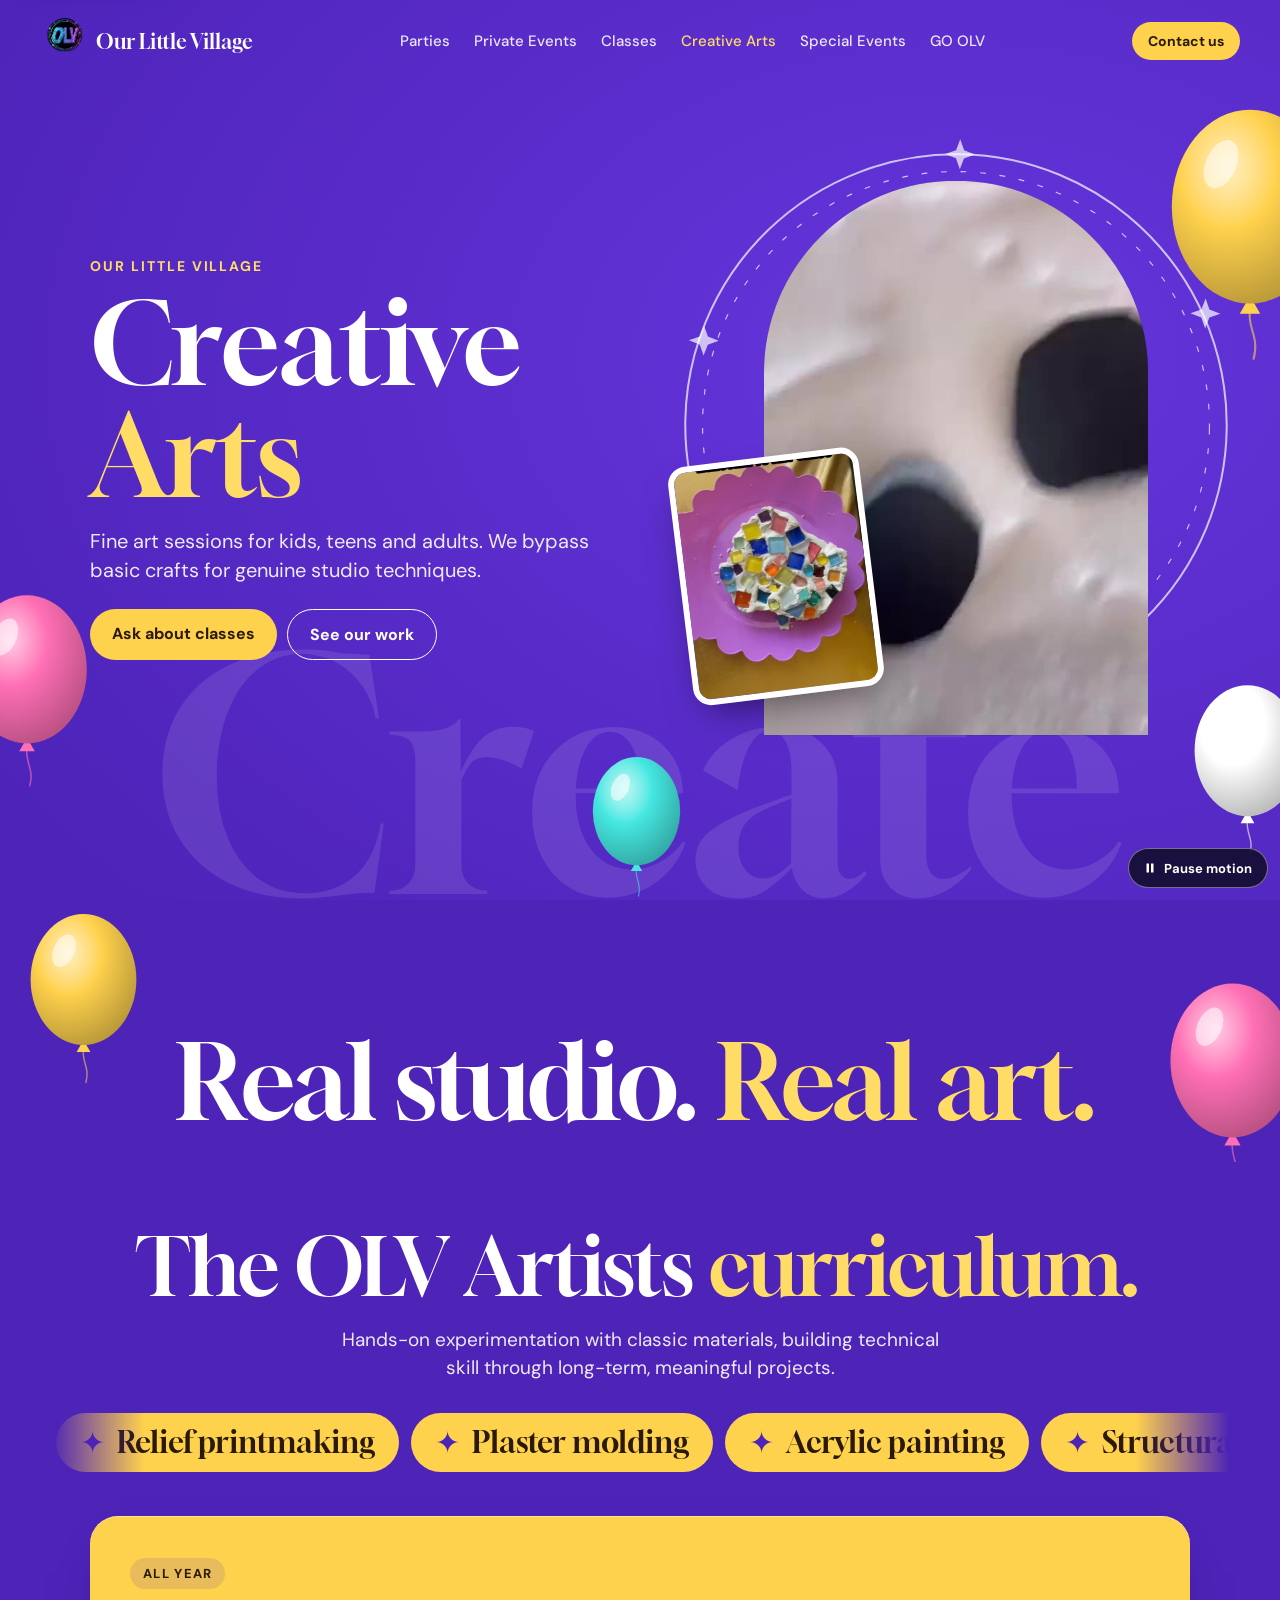
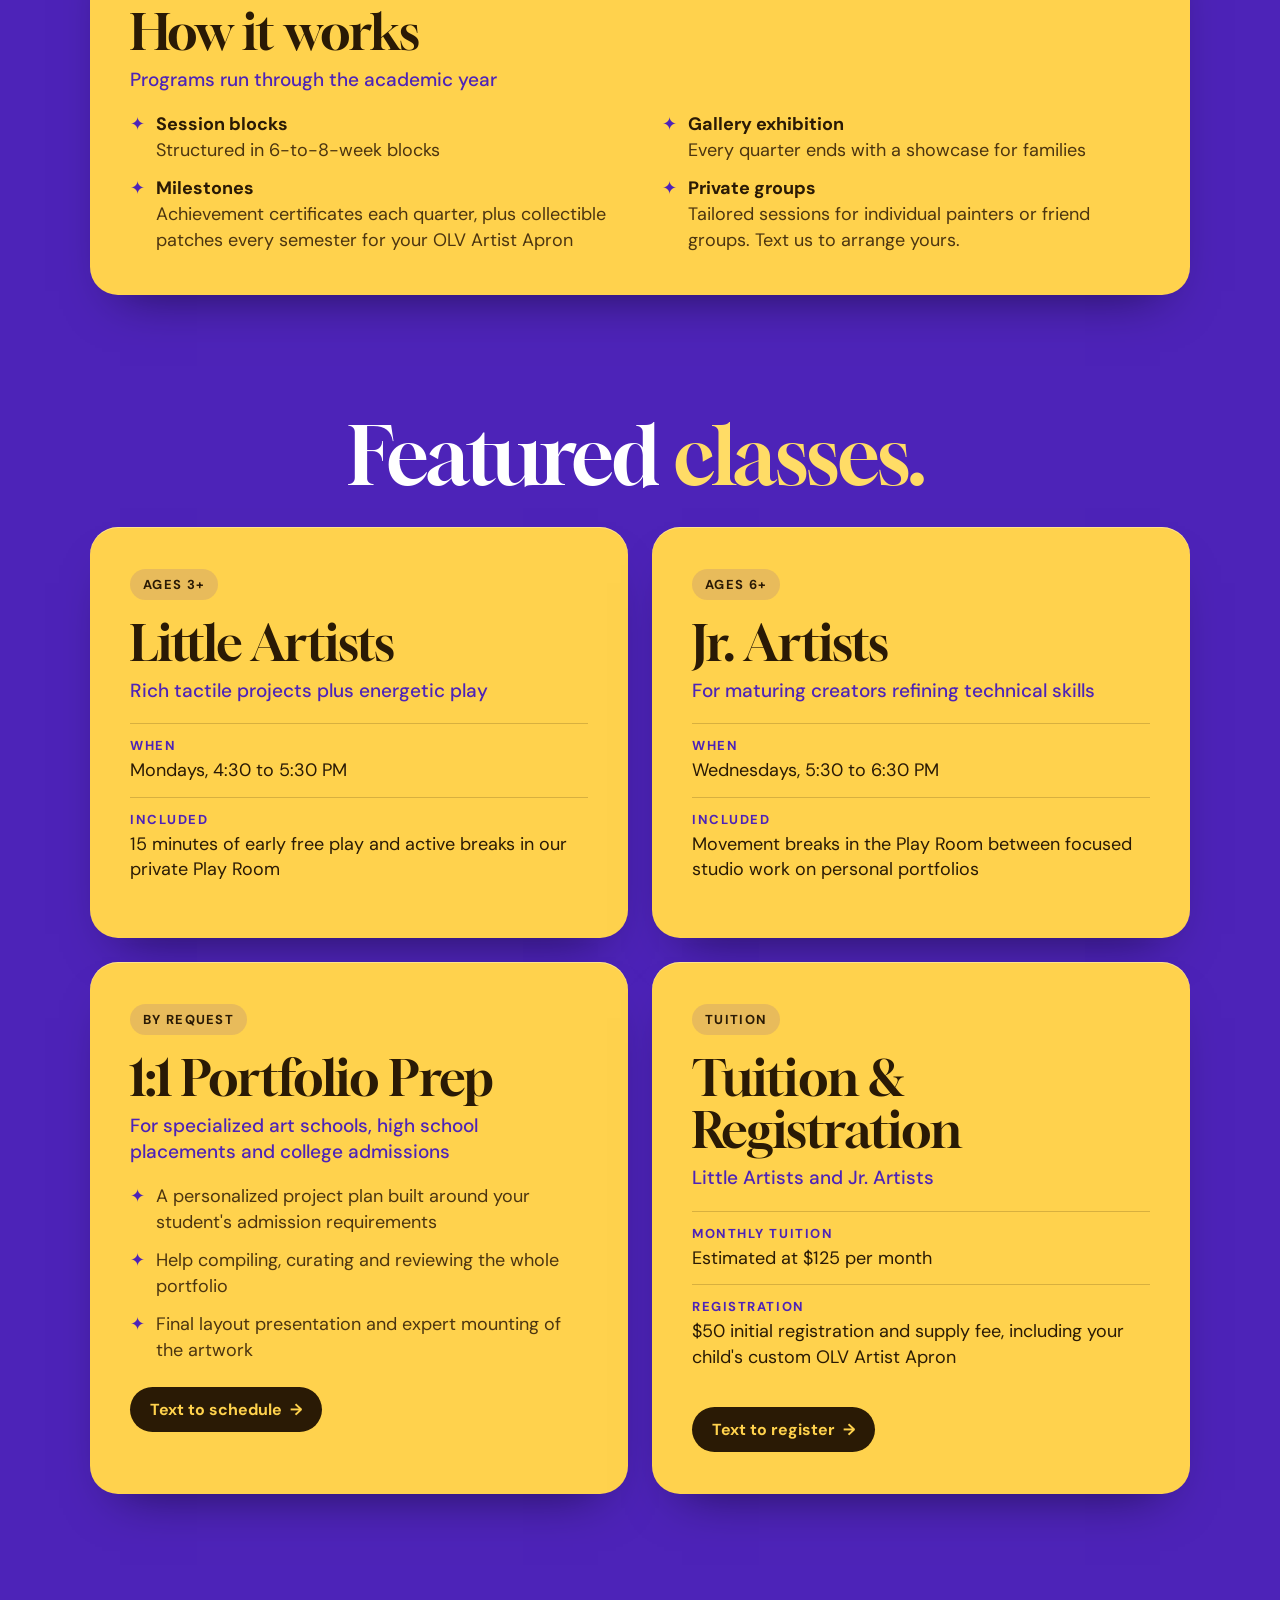
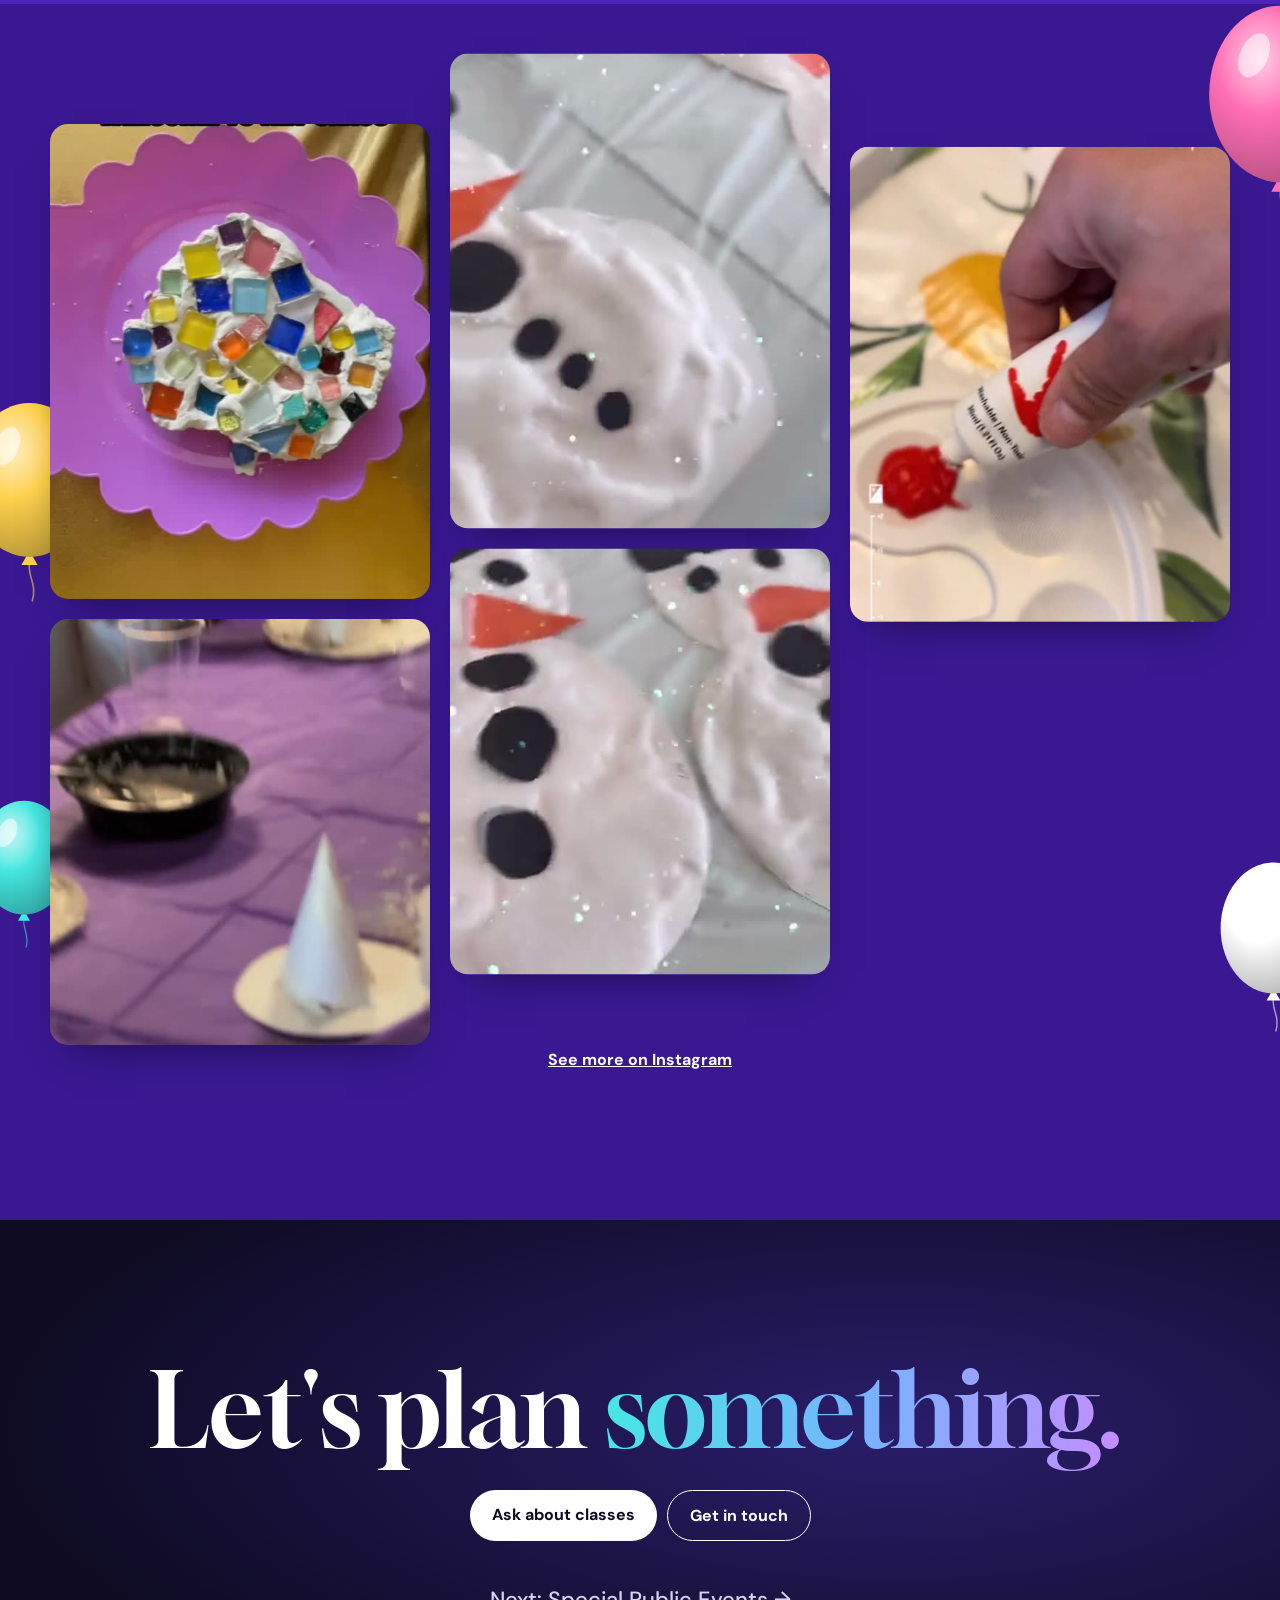
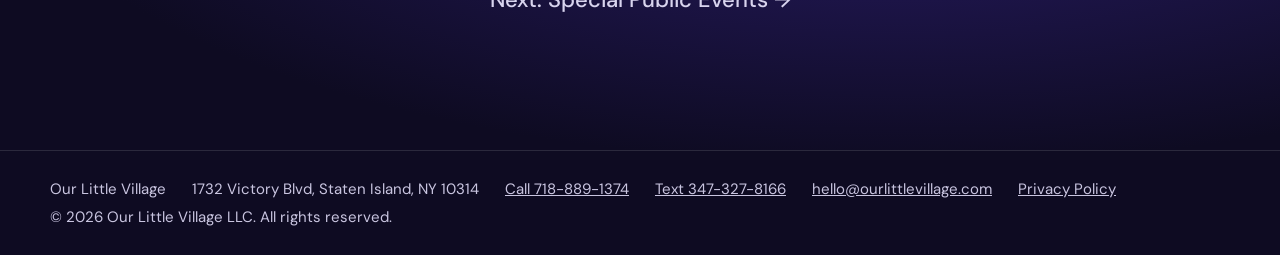
<file: art-classes.html>
<!doctype html>
<html lang="en">
<head>
<meta charset="utf-8">
<meta name="viewport" content="width=device-width, initial-scale=1">
<title>Creative Arts | Our Little Village, Staten Island</title>
<meta name="description" content="OLV Artists fine art classes for kids, teens and adults in Staten Island: Little Artists, Jr. Artists and 1:1 portfolio prep.">
<link rel="canonical" href="https://ourlittlevillage.com/art-classes.html">
<link rel="icon" type="image/png" href="favicon.png">
<link rel="apple-touch-icon" href="apple-touch-icon.png">
<meta name="theme-color" content="#0e0b22">
<meta property="og:type" content="website">
<meta property="og:site_name" content="Our Little Village">
<meta property="og:title" content="Creative Arts | Our Little Village">
<meta property="og:description" content="OLV Artists fine art classes for kids, teens and adults in Staten Island: Little Artists, Jr. Artists and 1:1 portfolio prep.">
<meta property="og:url" content="https://ourlittlevillage.com/art-classes.html">
<meta property="og:image" content="https://ourlittlevillage.com/assets/og/art-classes.jpg">
<meta property="og:image:width" content="1200">
<meta property="og:image:height" content="630">
<meta property="og:image:alt" content="Creative Arts | Our Little Village, Our Little Village in Staten Island">
<meta name="twitter:card" content="summary_large_image">
<link rel="preconnect" href="https://fonts.googleapis.com">
<link rel="preconnect" href="https://fonts.gstatic.com" crossorigin>
<link href="https://fonts.googleapis.com/css2?family=Gloock&family=DM+Sans:opsz,wght@9..40,400;9..40,500;9..40,700&display=swap" rel="stylesheet">
<link rel="stylesheet" href="assets/pages.css">
<link rel="stylesheet" href="assets/access.css">
</head>
<body data-theme="art">
<a class="skip-link" href="#content">Skip to content</a>
<header class="panel">
<nav class="nav" aria-label="Main"><a class="brand" href="index.html"><img src="assets/logo.png" alt=""><span>Our Little Village</span></a><ul><li><a href="parties.html">Parties</a></li><li><a href="private-events.html">Private Events</a></li><li><a href="toddler-classes.html">Classes</a></li><li><a href="art-classes.html" aria-current="page">Creative Arts</a></li><li><a href="special-events.html">Special Events</a></li><li><a href="balloons-backdrops.html">GO OLV</a></li></ul><div class="nav-end"><details class="menu"><summary>Menu</summary><div class="panel-links"><a href="index.html">Home</a><a href="parties.html">Parties</a><a href="private-events.html">Private Events</a><a href="toddler-classes.html">Classes</a><a href="art-classes.html">Creative Arts</a><a href="special-events.html">Special Events</a><a href="balloons-backdrops.html">GO OLV</a><a href="contact.html">Contact</a></div></details><a class="call" href="contact.html">Contact us</a></div></nav>
<section class="phero" id="content" tabindex="-1">
  <div class="fx">
    <p class="crumb"><a href="index.html">Our Little Village</a></p>
    <h1>Creative <em>Arts</em></h1>
    <p class="lede">Fine art sessions for kids, teens and adults. We bypass basic crafts for genuine studio techniques.</p>
    <div class="cta"><a class="btn main" href="sms:+13473278166">Ask about classes</a><a class="btn alt" href="#work">See our work</a></div>
  </div>
  <div class="stage">
    <div class="arch"><video muted loop playsinline preload="none" poster="assets/work/art.jpg" data-src="assets/work/art.mp4" aria-hidden="true"></video></div>
    <img class="float" src="assets/work/art-a.jpg" alt="Handmade colorful mosaic plate">
  </div>
</section>
</header>
<main>
  <section class="statement"><h2 class="reveal">Real studio. <em>Real art.</em></h2></section>
  <section class="details"><h2 class="group-head reveal">The OLV Artists <em>curriculum.</em></h2><p class="group-intro reveal">Hands-on experimentation with classic materials, building technical skill through long-term, meaningful projects.</p><div class="ribbon"><ul class="run"><li>Relief printmaking</li><li>Plaster molding</li><li>Acrylic painting</li><li>Structural sketching</li><li>Mixed-media design</li></ul><ul class="run" aria-hidden="true"><li>Relief printmaking</li><li>Plaster molding</li><li>Acrylic painting</li><li>Structural sketching</li><li>Mixed-media design</li></ul></div><div class="cards"><article class="card reveal wide" style="--i:0"><p class="tag">All year</p><h3>How it works</h3><p class="meta">Programs run through the academic year</p><ul><li><strong>Session blocks</strong> Structured in 6-to-8-week blocks</li><li><strong>Gallery exhibition</strong> Every quarter ends with a showcase for families</li><li><strong>Milestones</strong> Achievement certificates each quarter, plus collectible patches every semester for your OLV Artist Apron</li><li><strong>Private groups</strong> Tailored sessions for individual painters or friend groups. Text us to arrange yours.</li></ul></article></div></section><section class="details"><h2 class="group-head reveal">Featured <em>classes.</em></h2><div class="cards"><article class="card reveal" style="--i:0"><p class="tag">Ages 3+</p><h3>Little Artists</h3><p class="meta">Rich tactile projects plus energetic play</p><dl class="facts"><div><dt>When</dt><dd>Mondays, 4:30 to 5:30 PM</dd></div><div><dt>Included</dt><dd>15 minutes of early free play and active breaks in our private Play Room</dd></div></dl></article><article class="card reveal" style="--i:1"><p class="tag">Ages 6+</p><h3>Jr. Artists</h3><p class="meta">For maturing creators refining technical skills</p><dl class="facts"><div><dt>When</dt><dd>Wednesdays, 5:30 to 6:30 PM</dd></div><div><dt>Included</dt><dd>Movement breaks in the Play Room between focused studio work on personal portfolios</dd></div></dl></article><article class="card reveal" style="--i:2"><p class="tag">By request</p><h3>1:1 Portfolio Prep</h3><p class="meta">For specialized art schools, high school placements and college admissions</p><ul><li>A personalized project plan built around your student&#x27;s admission requirements</li><li>Help compiling, curating and reviewing the whole portfolio</li><li>Final layout presentation and expert mounting of the artwork</li></ul><a class="card-link" href="sms:+13473278166">Text to schedule <span aria-hidden="true">&rarr;</span></a></article><article class="card reveal" style="--i:3"><p class="tag">Tuition</p><h3>Tuition &amp; Registration</h3><p class="meta">Little Artists and Jr. Artists</p><dl class="facts"><div><dt>Monthly tuition</dt><dd>Estimated at $125 per month</dd></div><div><dt>Registration</dt><dd>$50 initial registration and supply fee, including your child&#x27;s custom OLV Artist Apron</dd></div></dl><a class="card-link" href="sms:+13473278166">Text to register <span aria-hidden="true">&rarr;</span></a></article></div></section>
  <section class="gallery-wrap" id="work"><div class="gallery reveal"><div class="col" style="--s:-34"><img loading="lazy" src="assets/work/art-a.jpg" alt="Handmade colorful mosaic plate"><img loading="lazy" src="assets/work/art-c.jpg" alt="Purple craft table set with cone hats"></div><div class="col" style="--s:46"><img loading="lazy" src="assets/work/art-d.jpg" alt="Textured snowman craft"><img loading="lazy" src="assets/work/art-e.jpg" alt="Finished snowman crafts"></div><div class="col" style="--s:-60"><img loading="lazy" src="assets/work/art-b.jpg" alt="Hand squeezing red paint onto a palette"></div></div>
    <p class="gallery-note"><a href="https://www.instagram.com/ourlittlevillage.llc/" target="_blank" rel="noopener">See more on Instagram</a></p></section>
</main>
<section class="next dark">
  <h2 class="reveal">Let's plan <em>something.</em></h2>
  <div class="cta"><a class="btn main" href="sms:+13473278166">Ask about classes</a><a class="btn alt" href="contact.html">Get in touch</a></div>
  <a class="next-link" href="special-events.html">Next: Special Public Events &rarr;</a>
</section>
<footer><div><span>Our Little Village</span><span>1732 Victory Blvd, Staten Island, NY 10314</span><a href="tel:+17188891374">Call 718-889-1374</a><a href="sms:+13473278166">Text 347-327-8166</a><a href="mailto:hello@ourlittlevillage.com">hello@ourlittlevillage.com</a><a href="privacy.html">Privacy Policy</a><span>&copy; 2026 Our Little Village LLC. All rights reserved.</span></div></footer>
<script src="assets/motion.js"></script>
<script src="assets/pages.js"></script>
</body>
</html>
</file>
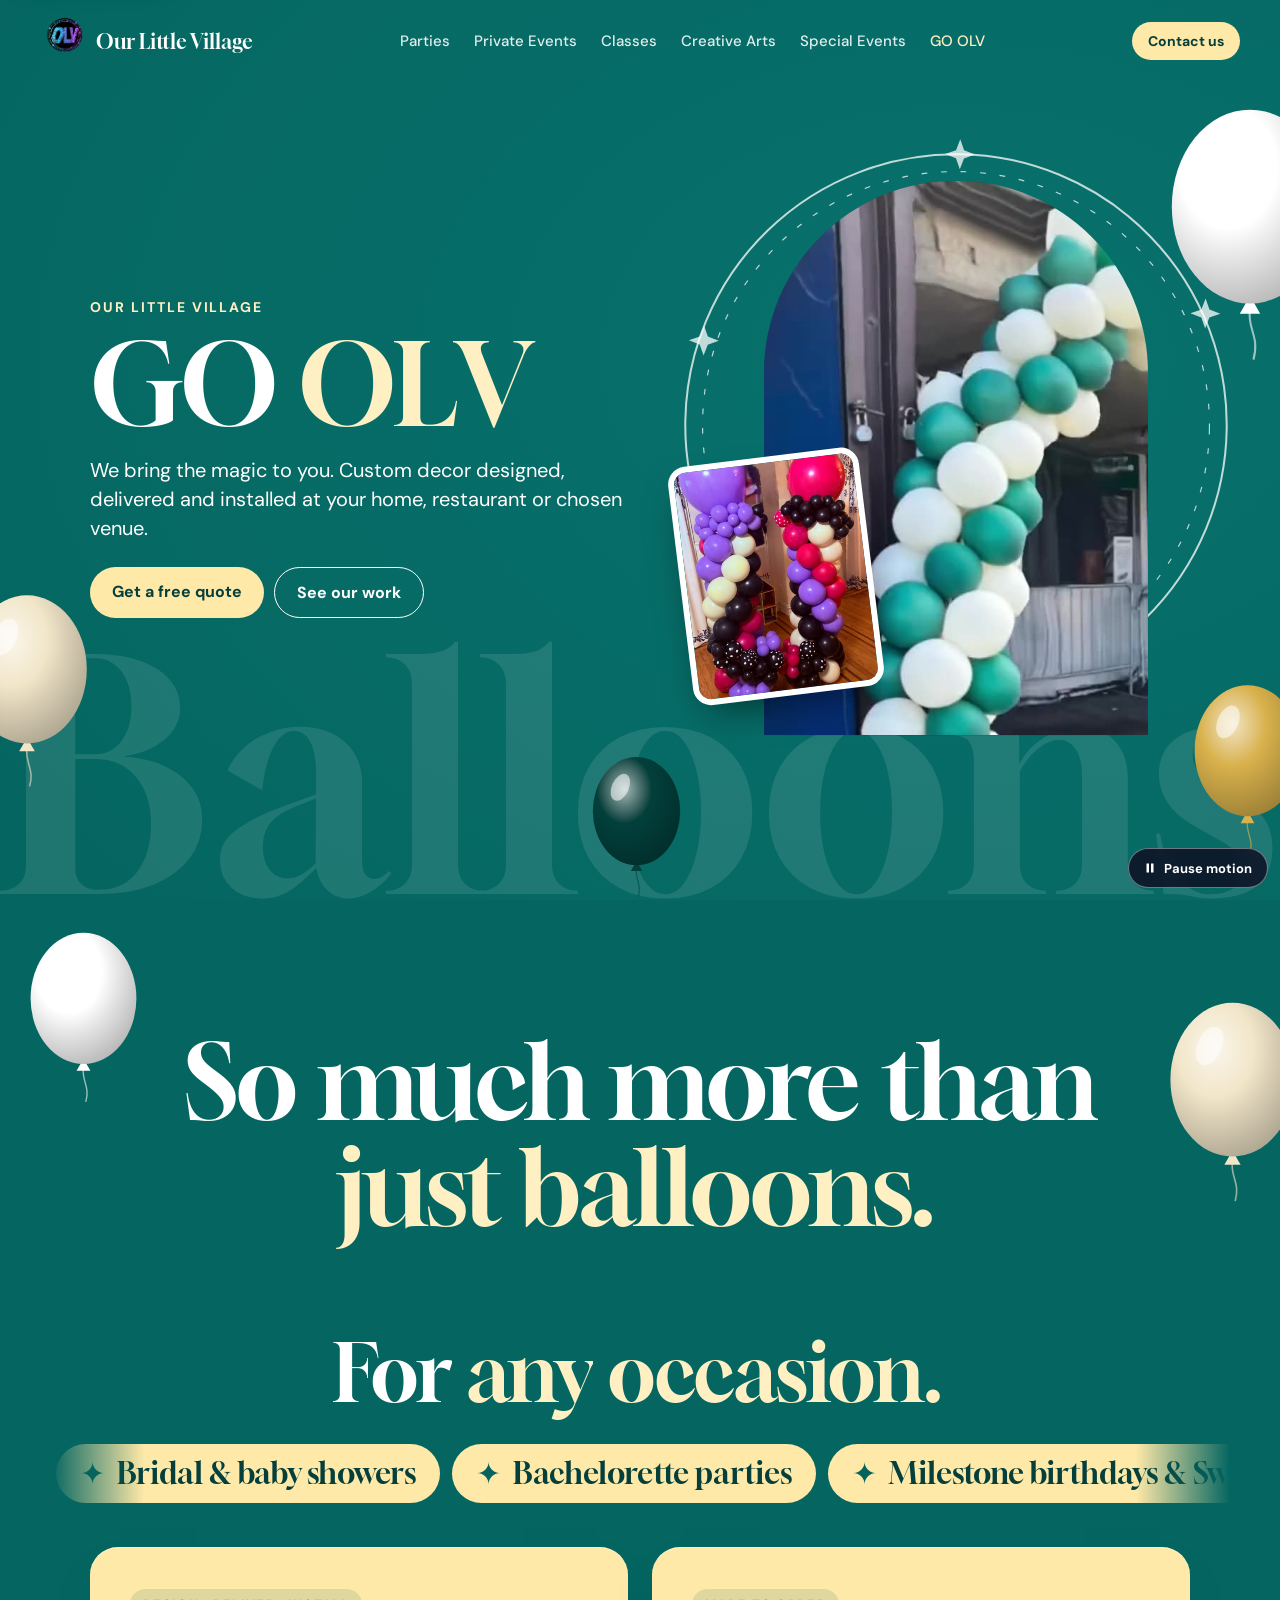
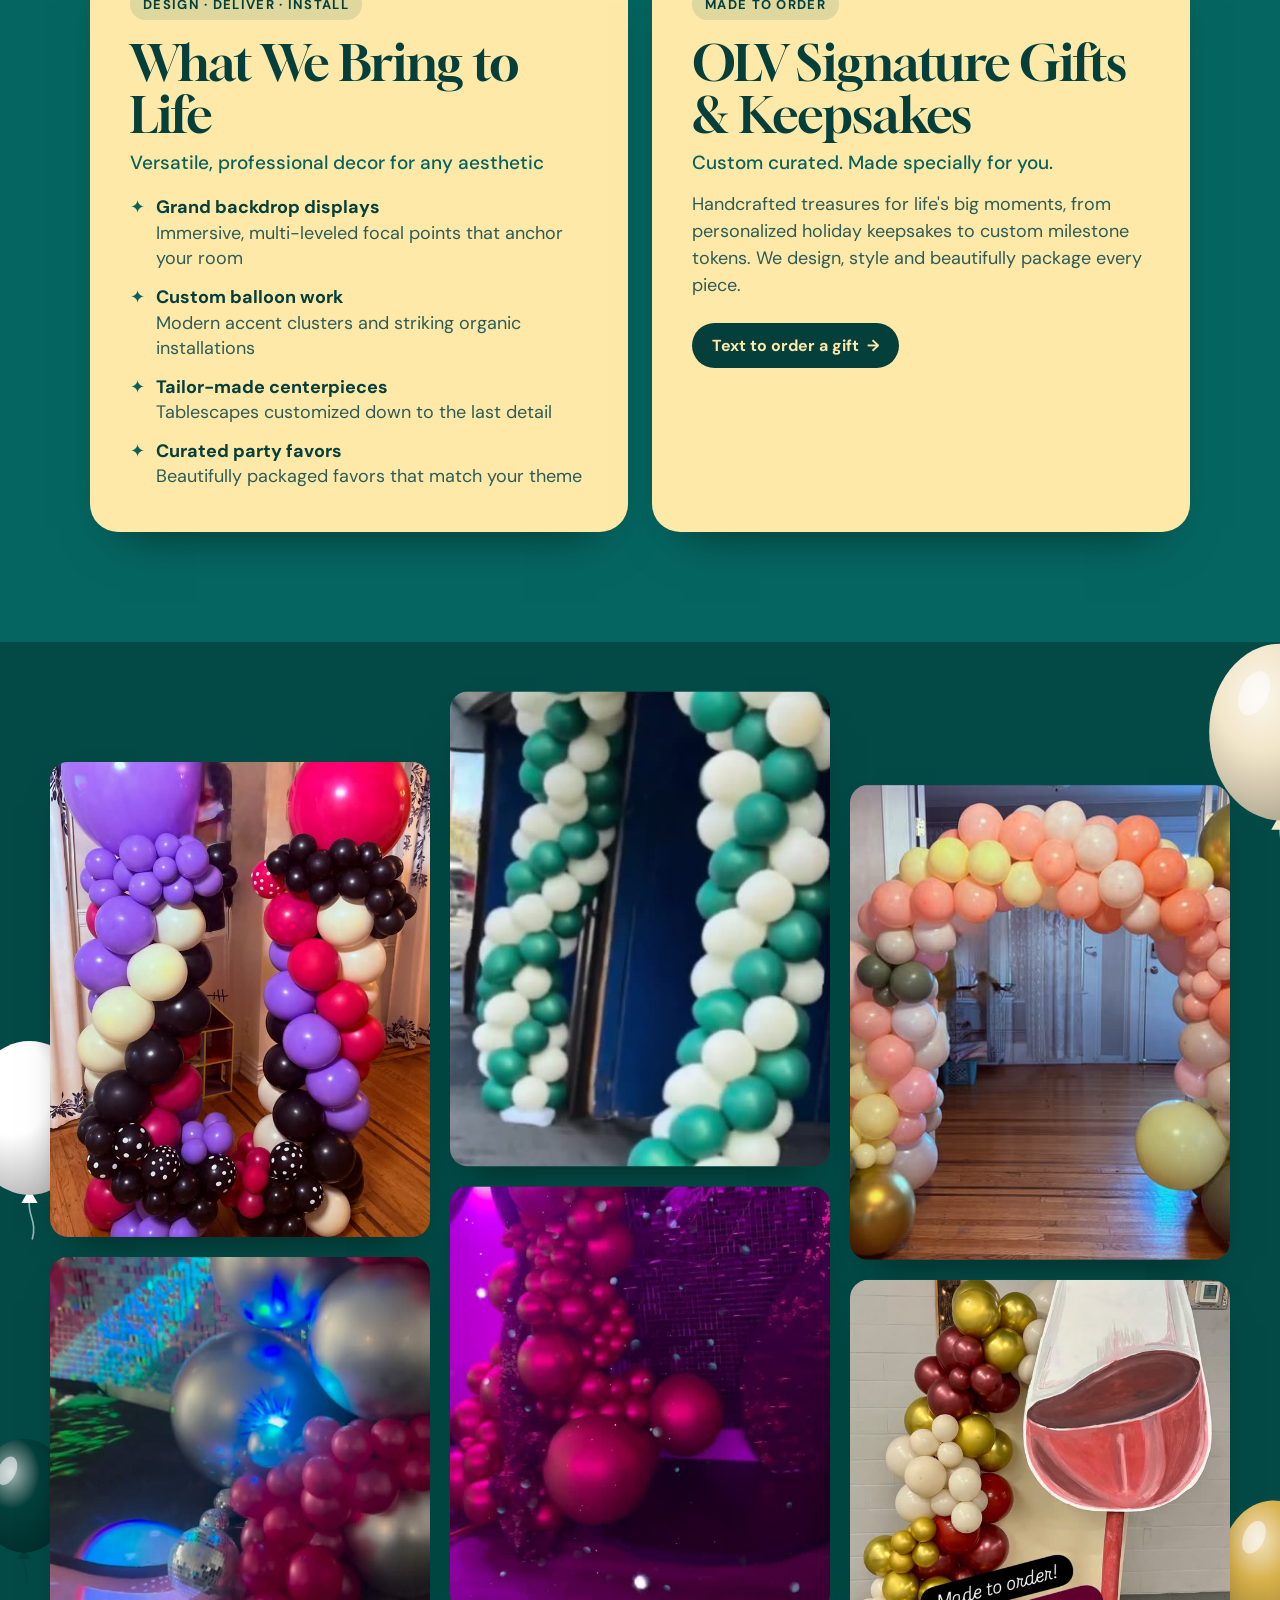
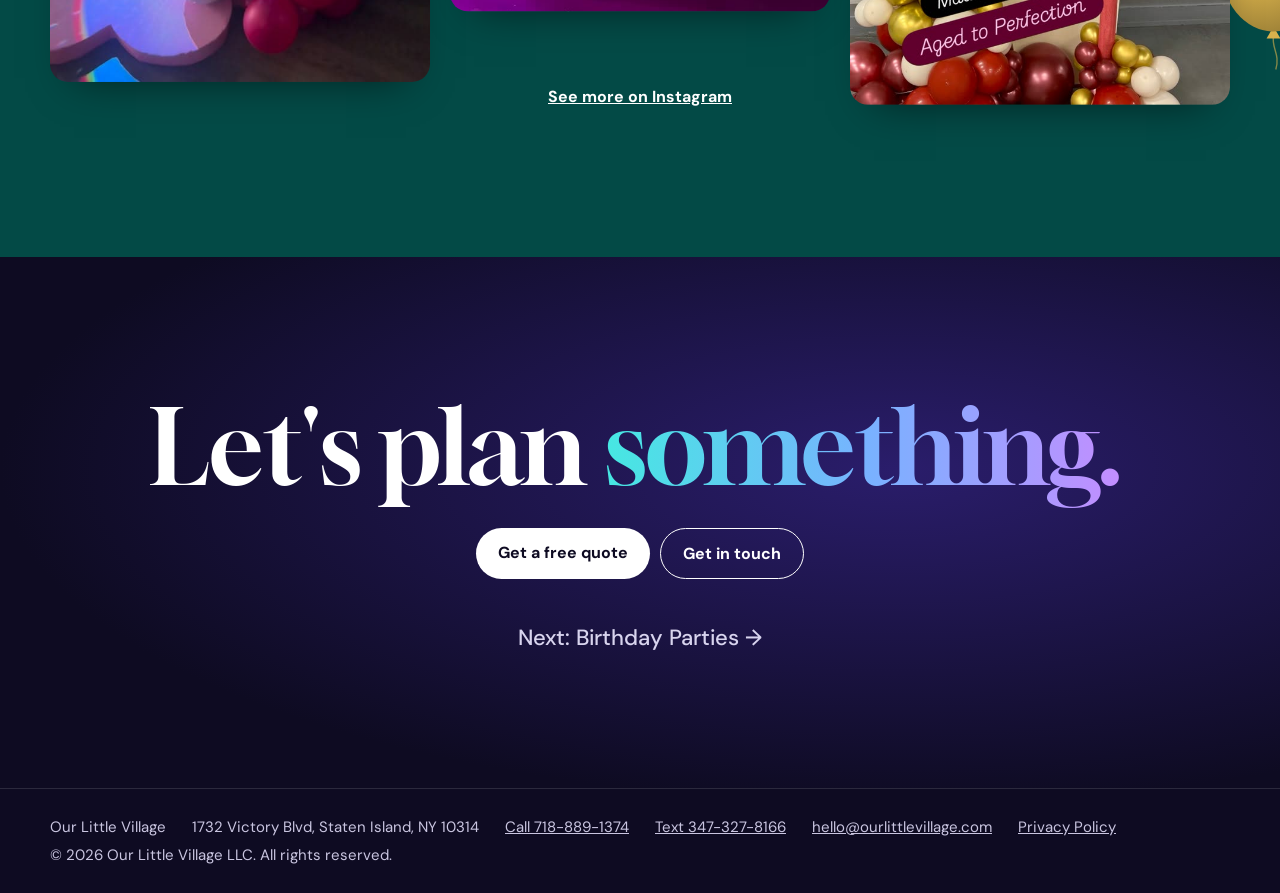
<file: balloons-backdrops.html>
<!doctype html>
<html lang="en">
<head>
<meta charset="utf-8">
<meta name="viewport" content="width=device-width, initial-scale=1">
<title>GO OLV | Our Little Village, Staten Island</title>
<meta name="description" content="GO OLV brings custom decor to your home, restaurant or venue in Staten Island: backdrops, balloon work, centerpieces, favors and signature gifts.">
<link rel="canonical" href="https://ourlittlevillage.com/balloons-backdrops.html">
<link rel="icon" type="image/png" href="favicon.png">
<link rel="apple-touch-icon" href="apple-touch-icon.png">
<meta name="theme-color" content="#0e0b22">
<meta property="og:type" content="website">
<meta property="og:site_name" content="Our Little Village">
<meta property="og:title" content="GO OLV | Our Little Village">
<meta property="og:description" content="GO OLV brings custom decor to your home, restaurant or venue in Staten Island: backdrops, balloon work, centerpieces, favors and signature gifts.">
<meta property="og:url" content="https://ourlittlevillage.com/balloons-backdrops.html">
<meta property="og:image" content="https://ourlittlevillage.com/assets/og/balloons-backdrops.jpg">
<meta property="og:image:width" content="1200">
<meta property="og:image:height" content="630">
<meta property="og:image:alt" content="GO OLV | Our Little Village, Our Little Village in Staten Island">
<meta name="twitter:card" content="summary_large_image">
<link rel="preconnect" href="https://fonts.googleapis.com">
<link rel="preconnect" href="https://fonts.gstatic.com" crossorigin>
<link href="https://fonts.googleapis.com/css2?family=Gloock&family=DM+Sans:opsz,wght@9..40,400;9..40,500;9..40,700&display=swap" rel="stylesheet">
<link rel="stylesheet" href="assets/pages.css">
<link rel="stylesheet" href="assets/access.css">
</head>
<body data-theme="balloons">
<a class="skip-link" href="#content">Skip to content</a>
<header class="panel">
<nav class="nav" aria-label="Main"><a class="brand" href="index.html"><img src="assets/logo.png" alt=""><span>Our Little Village</span></a><ul><li><a href="parties.html">Parties</a></li><li><a href="private-events.html">Private Events</a></li><li><a href="toddler-classes.html">Classes</a></li><li><a href="art-classes.html">Creative Arts</a></li><li><a href="special-events.html">Special Events</a></li><li><a href="balloons-backdrops.html" aria-current="page">GO OLV</a></li></ul><div class="nav-end"><details class="menu"><summary>Menu</summary><div class="panel-links"><a href="index.html">Home</a><a href="parties.html">Parties</a><a href="private-events.html">Private Events</a><a href="toddler-classes.html">Classes</a><a href="art-classes.html">Creative Arts</a><a href="special-events.html">Special Events</a><a href="balloons-backdrops.html">GO OLV</a><a href="contact.html">Contact</a></div></details><a class="call" href="contact.html">Contact us</a></div></nav>
<section class="phero" id="content" tabindex="-1">
  <div class="fx">
    <p class="crumb"><a href="index.html">Our Little Village</a></p>
    <h1>GO <em>OLV</em></h1>
    <p class="lede">We bring the magic to you. Custom decor designed, delivered and installed at your home, restaurant or chosen venue.</p>
    <div class="cta"><a class="btn main" href="sms:+13473278166">Get a free quote</a><a class="btn alt" href="#work">See our work</a></div>
  </div>
  <div class="stage">
    <div class="arch"><video muted loop playsinline preload="none" poster="assets/work/balloons.jpg" data-src="assets/work/balloons.mp4" aria-hidden="true"></video></div>
    <img class="float" src="assets/work/balloons-a.jpg" alt="Two balloon columns in purple, black and pink">
  </div>
</section>
</header>
<main>
  <section class="statement"><h2 class="reveal">So much more than <em>just balloons.</em></h2></section>
  <section class="details"><h2 class="group-head reveal">For <em>any occasion.</em></h2><div class="ribbon"><ul class="run"><li>Bridal &amp; baby showers</li><li>Bachelorette parties</li><li>Milestone birthdays &amp; Sweet 16s</li><li>Baptisms, communions &amp; confirmations</li><li>Graduations</li><li>Holiday &amp; corporate gatherings</li></ul><ul class="run" aria-hidden="true"><li>Bridal &amp; baby showers</li><li>Bachelorette parties</li><li>Milestone birthdays &amp; Sweet 16s</li><li>Baptisms, communions &amp; confirmations</li><li>Graduations</li><li>Holiday &amp; corporate gatherings</li></ul></div><div class="cards"><article class="card reveal" style="--i:0"><p class="tag">Design · Deliver · Install</p><h3>What We Bring to Life</h3><p class="meta">Versatile, professional decor for any aesthetic</p><ul><li><strong>Grand backdrop displays</strong> Immersive, multi-leveled focal points that anchor your room</li><li><strong>Custom balloon work</strong> Modern accent clusters and striking organic installations</li><li><strong>Tailor-made centerpieces</strong> Tablescapes customized down to the last detail</li><li><strong>Curated party favors</strong> Beautifully packaged favors that match your theme</li></ul></article><article class="card reveal" style="--i:1"><p class="tag">Made to order</p><h3>OLV Signature Gifts &amp; Keepsakes</h3><p class="meta">Custom curated. Made specially for you.</p><p class="body">Handcrafted treasures for life&#x27;s big moments, from personalized holiday keepsakes to custom milestone tokens. We design, style and beautifully package every piece.</p><a class="card-link" href="sms:+13473278166">Text to order a gift <span aria-hidden="true">&rarr;</span></a></article></div></section>
  <section class="gallery-wrap" id="work"><div class="gallery reveal"><div class="col" style="--s:-34"><img loading="lazy" src="assets/work/balloons-a.jpg" alt="Balloon columns in purple, black and pink"><img loading="lazy" src="assets/work/balloons-c.jpg" alt="Silver and burgundy balloons with disco balls"></div><div class="col" style="--s:46"><img loading="lazy" src="assets/work/balloons-f.jpg" alt="Green and white twisted balloon arch"><img loading="lazy" src="assets/work/balloons-e.jpg" alt="Magenta balloon garland under purple light"></div><div class="col" style="--s:-60"><img loading="lazy" src="assets/work/balloons-b.jpg" alt="Peach, olive and gold balloon arch"><img loading="lazy" src="assets/work/special-b.jpg" alt="Wine glass display with a burgundy and gold garland"></div></div>
    <p class="gallery-note"><a href="https://www.instagram.com/ourlittlevillage.llc/" target="_blank" rel="noopener">See more on Instagram</a></p></section>
</main>
<section class="next dark">
  <h2 class="reveal">Let's plan <em>something.</em></h2>
  <div class="cta"><a class="btn main" href="sms:+13473278166">Get a free quote</a><a class="btn alt" href="contact.html">Get in touch</a></div>
  <a class="next-link" href="parties.html">Next: Birthday Parties &rarr;</a>
</section>
<footer><div><span>Our Little Village</span><span>1732 Victory Blvd, Staten Island, NY 10314</span><a href="tel:+17188891374">Call 718-889-1374</a><a href="sms:+13473278166">Text 347-327-8166</a><a href="mailto:hello@ourlittlevillage.com">hello@ourlittlevillage.com</a><a href="privacy.html">Privacy Policy</a><span>&copy; 2026 Our Little Village LLC. All rights reserved.</span></div></footer>
<script src="assets/motion.js"></script>
<script src="assets/pages.js"></script>
</body>
</html>
</file>
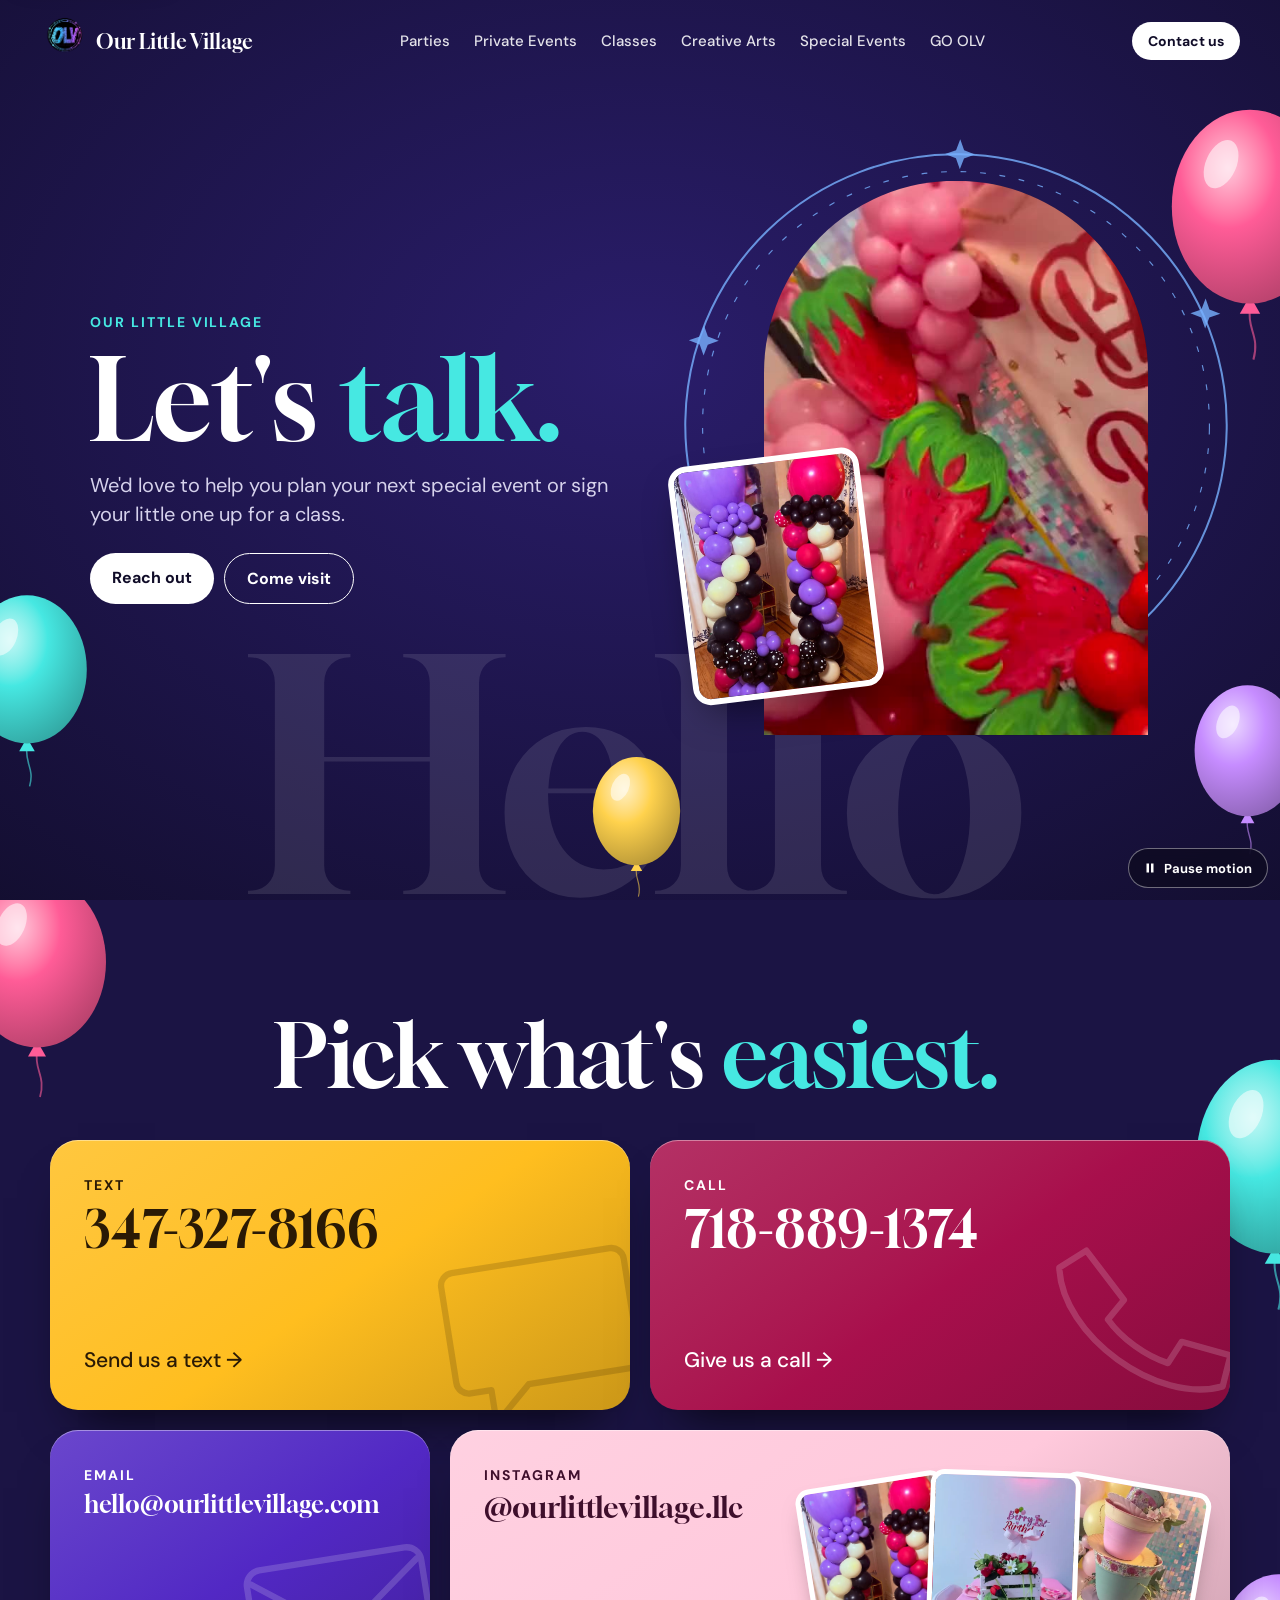
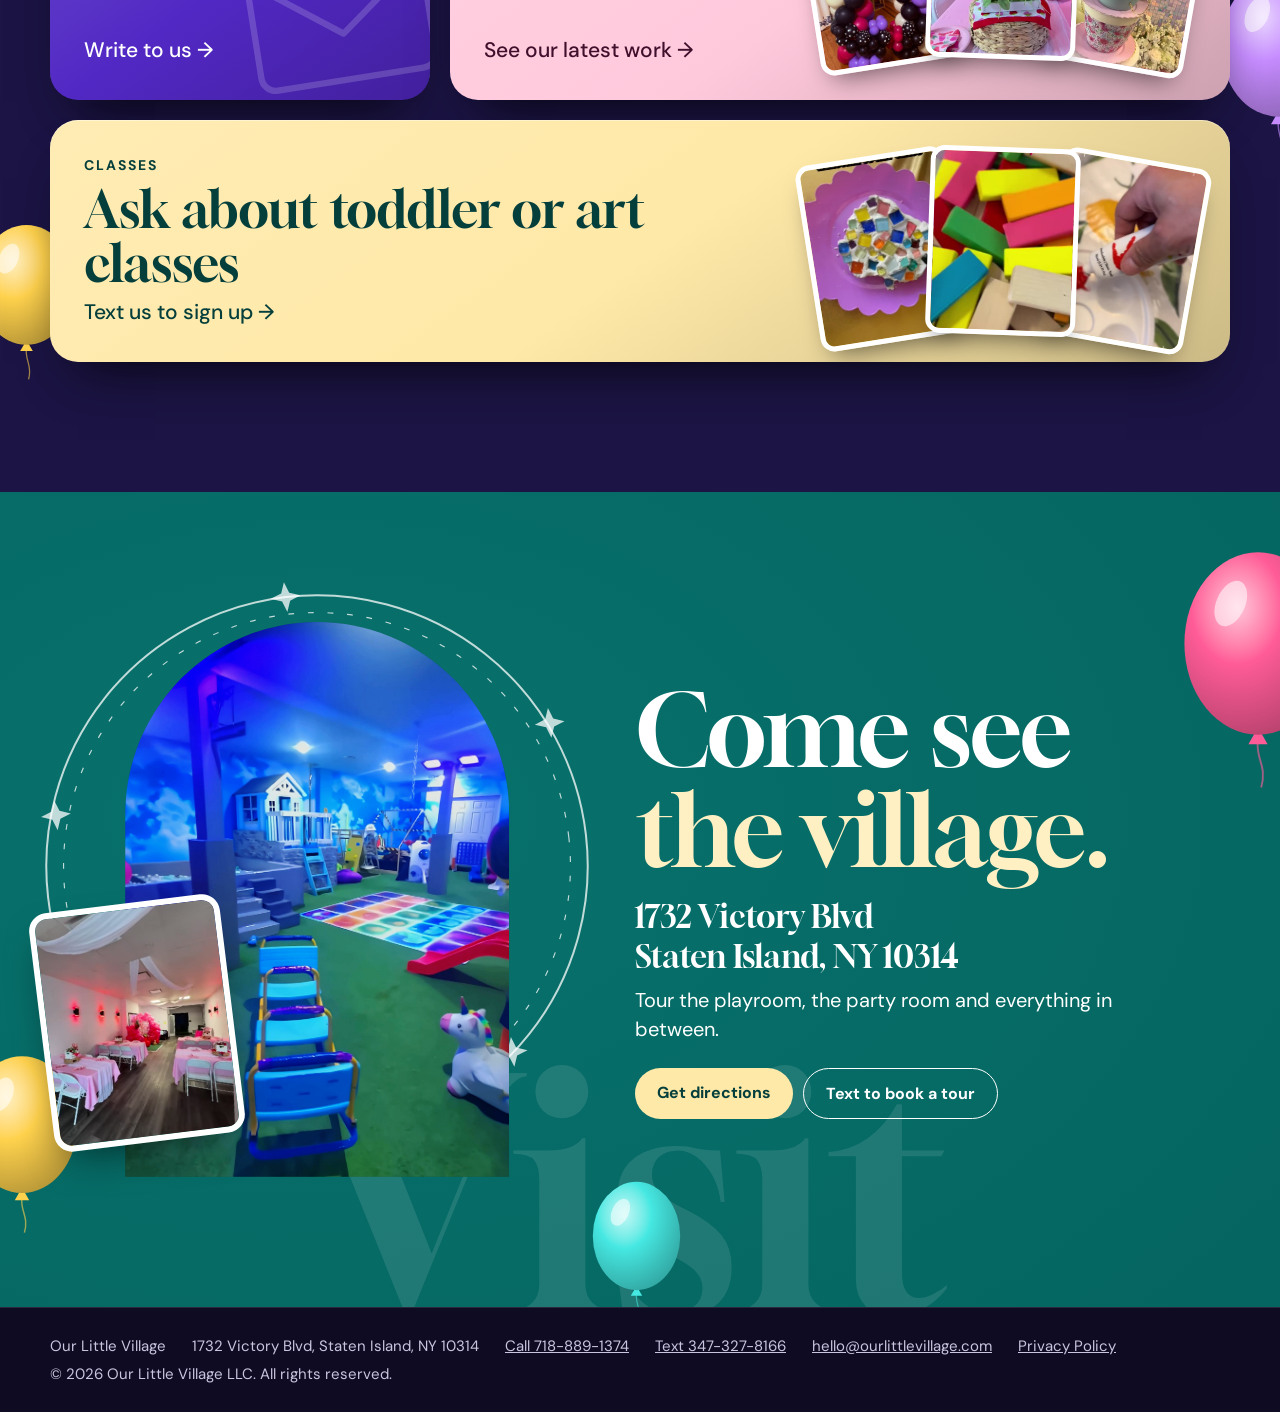
<file: contact.html>
<!doctype html>
<html lang="en">
<head>
<meta charset="utf-8">
<meta name="viewport" content="width=device-width, initial-scale=1">
<title>Contact | Our Little Village, Staten Island</title>
<meta name="description" content="Call, text, email or visit Our Little Village at 1732 Victory Blvd, Staten Island, NY 10314.">
<link rel="canonical" href="https://ourlittlevillage.com/contact.html">
<link rel="icon" type="image/png" href="favicon.png">
<link rel="apple-touch-icon" href="apple-touch-icon.png">
<meta name="theme-color" content="#0e0b22">
<meta property="og:type" content="website">
<meta property="og:site_name" content="Our Little Village">
<meta property="og:title" content="Let&#x27;s plan something | Our Little Village">
<meta property="og:description" content="Call, text, email or visit Our Little Village at 1732 Victory Blvd, Staten Island, NY 10314.">
<meta property="og:url" content="https://ourlittlevillage.com/contact.html">
<meta property="og:image" content="https://ourlittlevillage.com/assets/og/contact.jpg">
<meta property="og:image:width" content="1200">
<meta property="og:image:height" content="630">
<meta property="og:image:alt" content="Let&#x27;s plan something | Our Little Village, Our Little Village in Staten Island">
<meta name="twitter:card" content="summary_large_image">
<link rel="preconnect" href="https://fonts.googleapis.com">
<link rel="preconnect" href="https://fonts.gstatic.com" crossorigin>
<link href="https://fonts.googleapis.com/css2?family=Gloock&family=DM+Sans:opsz,wght@9..40,400;9..40,500;9..40,700&display=swap" rel="stylesheet">
<link rel="stylesheet" href="assets/pages.css">
<link rel="stylesheet" href="assets/access.css">
</head>
<body data-theme="contact">
<a class="skip-link" href="#content">Skip to content</a>
<header class="panel">
<nav class="nav" aria-label="Main"><a class="brand" href="index.html"><img src="assets/logo.png" alt=""><span>Our Little Village</span></a><ul><li><a href="parties.html">Parties</a></li><li><a href="private-events.html">Private Events</a></li><li><a href="toddler-classes.html">Classes</a></li><li><a href="art-classes.html">Creative Arts</a></li><li><a href="special-events.html">Special Events</a></li><li><a href="balloons-backdrops.html">GO OLV</a></li></ul><div class="nav-end"><details class="menu"><summary>Menu</summary><div class="panel-links"><a href="index.html">Home</a><a href="parties.html">Parties</a><a href="private-events.html">Private Events</a><a href="toddler-classes.html">Classes</a><a href="art-classes.html">Creative Arts</a><a href="special-events.html">Special Events</a><a href="balloons-backdrops.html">GO OLV</a><a href="contact.html">Contact</a></div></details><a class="call" href="contact.html">Contact us</a></div></nav>
<section class="phero" id="content" tabindex="-1">
  <div class="fx">
    <p class="crumb"><a href="index.html">Our Little Village</a></p>
    <h1>Let's <em>talk.</em></h1>
    <p class="lede">We'd love to help you plan your next special event or sign your little one up for a class.</p>
    <div class="cta"><a class="btn main" href="#ways">Reach out</a><a class="btn alt" href="#visit">Come visit</a></div>
  </div>
  <div class="stage">
    <div class="arch"><video muted loop playsinline preload="none" poster="assets/work/parties.jpg" data-src="assets/work/parties.mp4" aria-hidden="true"></video></div>
    <img class="float" src="assets/work/balloons-a.jpg" alt="Two balloon columns in purple, black and pink">
  </div>
</section>
</header>
<main>
<section class="ways-wrap" id="ways"><h2 class="reveal">Pick what's <em>easiest.</em></h2><div class="tiles"><a class="tile reveal s3" style="--t:#ffbe1f;--c:#2a1a05" href="sms:+13473278166"><svg class="tile-icon" viewBox="0 0 100 100" aria-hidden="true"><path d="M12 18h76a6 6 0 0 1 6 6v46a6 6 0 0 1-6 6H40L22 92V76H12a6 6 0 0 1-6-6V24a6 6 0 0 1 6-6Z"/></svg><small>Text</small><strong>347-327-8166</strong><span>Send us a text &rarr;</span></a><a class="tile reveal s3" style="--t:#a80f4c;--c:#fff" href="tel:+17188891374"><svg class="tile-icon" viewBox="0 0 100 100" aria-hidden="true"><path d="M30 10 16 16C12 48 52 88 84 84l6-14-22-10-8 9c-10-5-20-15-25-25l9-8Z"/></svg><small>Call</small><strong>718-889-1374</strong><span>Give us a call &rarr;</span></a><a class="tile reveal mail s2" style="--t:#5228c4;--c:#fff" href="mailto:hello@ourlittlevillage.com"><svg class="tile-icon" viewBox="0 0 100 100" aria-hidden="true"><rect x="8" y="22" width="84" height="58" rx="7"/><path d="m10 28 40 30 40-30"/></svg><small>Email</small><strong>hello@<wbr>ourlittlevillage.com</strong><span>Write to us &rarr;</span></a><a class="tile reveal s4 has-fan" style="--t:#ffc9dc;--c:#3f0f2c" href="https://www.instagram.com/ourlittlevillage.llc/" target="_blank" rel="noopener"><div class="fan" aria-hidden="true"><img loading="lazy" src="assets/work/balloons-a.jpg" alt=""><img loading="lazy" src="assets/work/parties-a.jpg" alt=""><img loading="lazy" src="assets/work/private-c.jpg" alt=""></div><small>Instagram</small><strong>@ourlittlevillage<wbr>.llc</strong><span>See our latest work &rarr;</span></a><a class="tile reveal s6 has-fan" style="--t:#ffe9a8;--c:#053f3c" href="sms:+13473278166"><div class="fan" aria-hidden="true"><img loading="lazy" src="assets/work/art-a.jpg" alt=""><img loading="lazy" src="assets/work/toddler-a.jpg" alt=""><img loading="lazy" src="assets/work/art-b.jpg" alt=""></div><small>Classes</small><strong>Ask about toddler or art classes</strong><span>Text us to sign up &rarr;</span></a></div></section>
<section class="visit panel" id="visit"><div class="visit-in">
  <div class="stage">
    <div class="arch"><img loading="lazy" src="assets/slides/playroom.jpg" alt="The playroom at Our Little Village, with a painted sky mural, playhouse and green turf"></div>
    <img class="float" loading="lazy" src="assets/work/private-b.jpg" alt="Event room with pink tables and a draped ceiling">
  </div>
  <div class="reveal">
    <h2>Come see <em>the village.</em></h2>
    <address>1732 Victory Blvd<br>Staten Island, NY 10314</address>
    <p class="lede">Tour the playroom, the party room and everything in between.</p>
    <div class="cta"><a class="btn main" href="https://www.google.com/maps/search/?api=1&amp;query=1732+Victory+Blvd+Staten+Island+NY+10314" target="_blank" rel="noopener">Get directions</a><a class="btn alt" href="sms:+13473278166">Text to book a tour</a></div>
  </div>
</div></section>
</main>
<footer><div><span>Our Little Village</span><span>1732 Victory Blvd, Staten Island, NY 10314</span><a href="tel:+17188891374">Call 718-889-1374</a><a href="sms:+13473278166">Text 347-327-8166</a><a href="mailto:hello@ourlittlevillage.com">hello@ourlittlevillage.com</a><a href="privacy.html">Privacy Policy</a><span>&copy; 2026 Our Little Village LLC. All rights reserved.</span></div></footer>
<script src="assets/motion.js"></script>
<script src="assets/pages.js"></script>
</body>
</html>
</file>
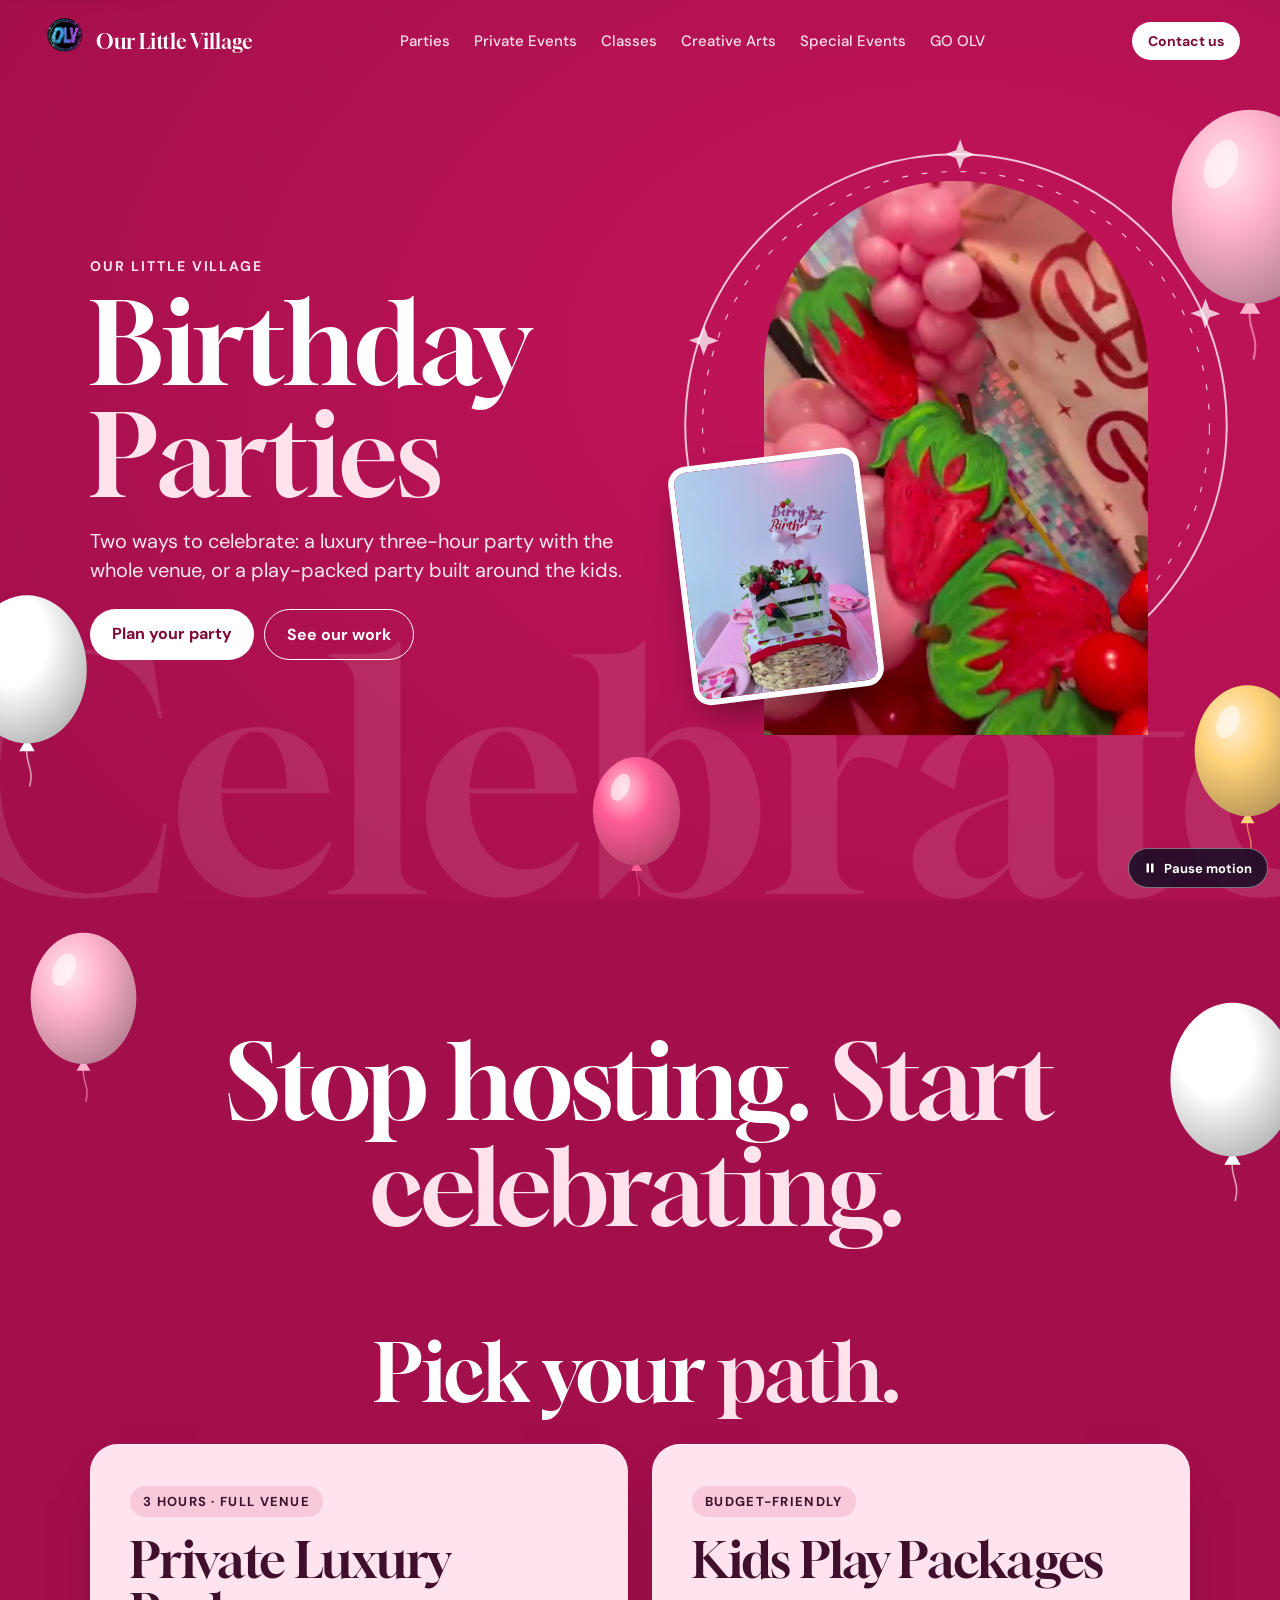
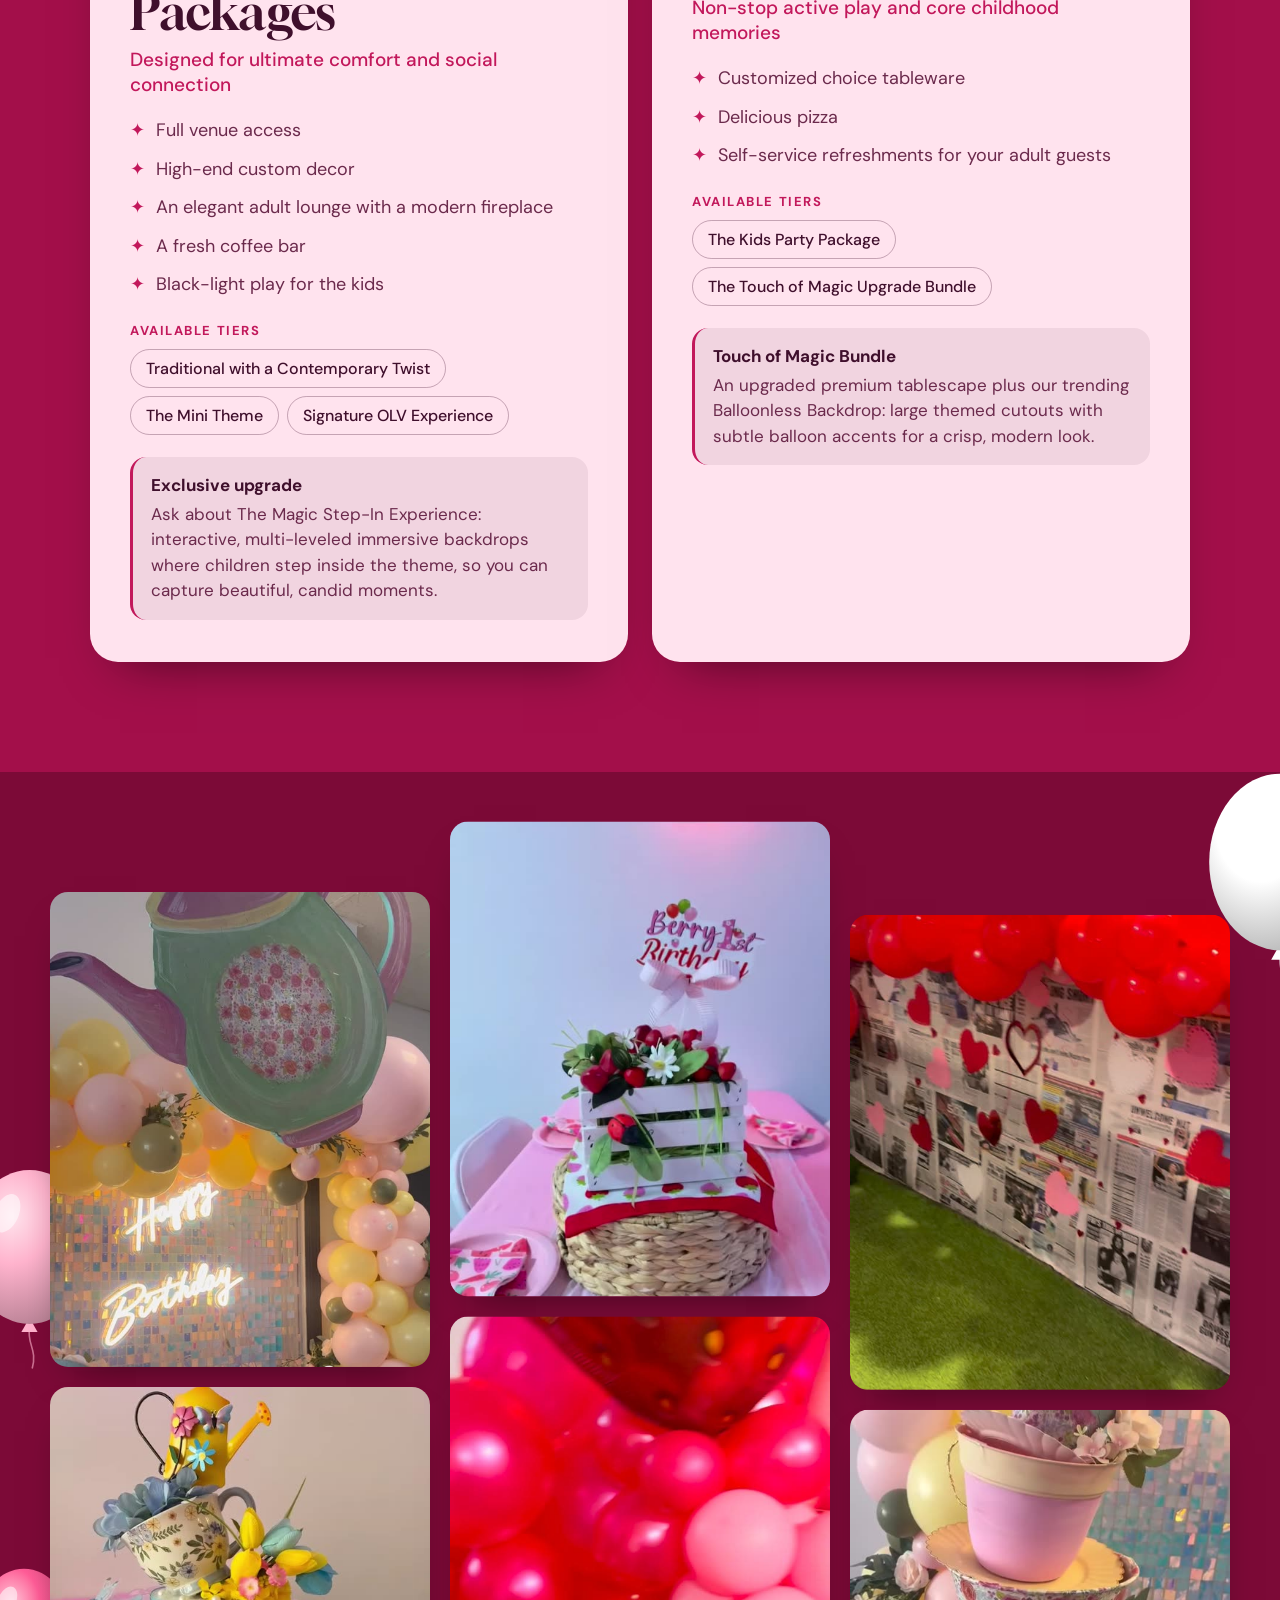
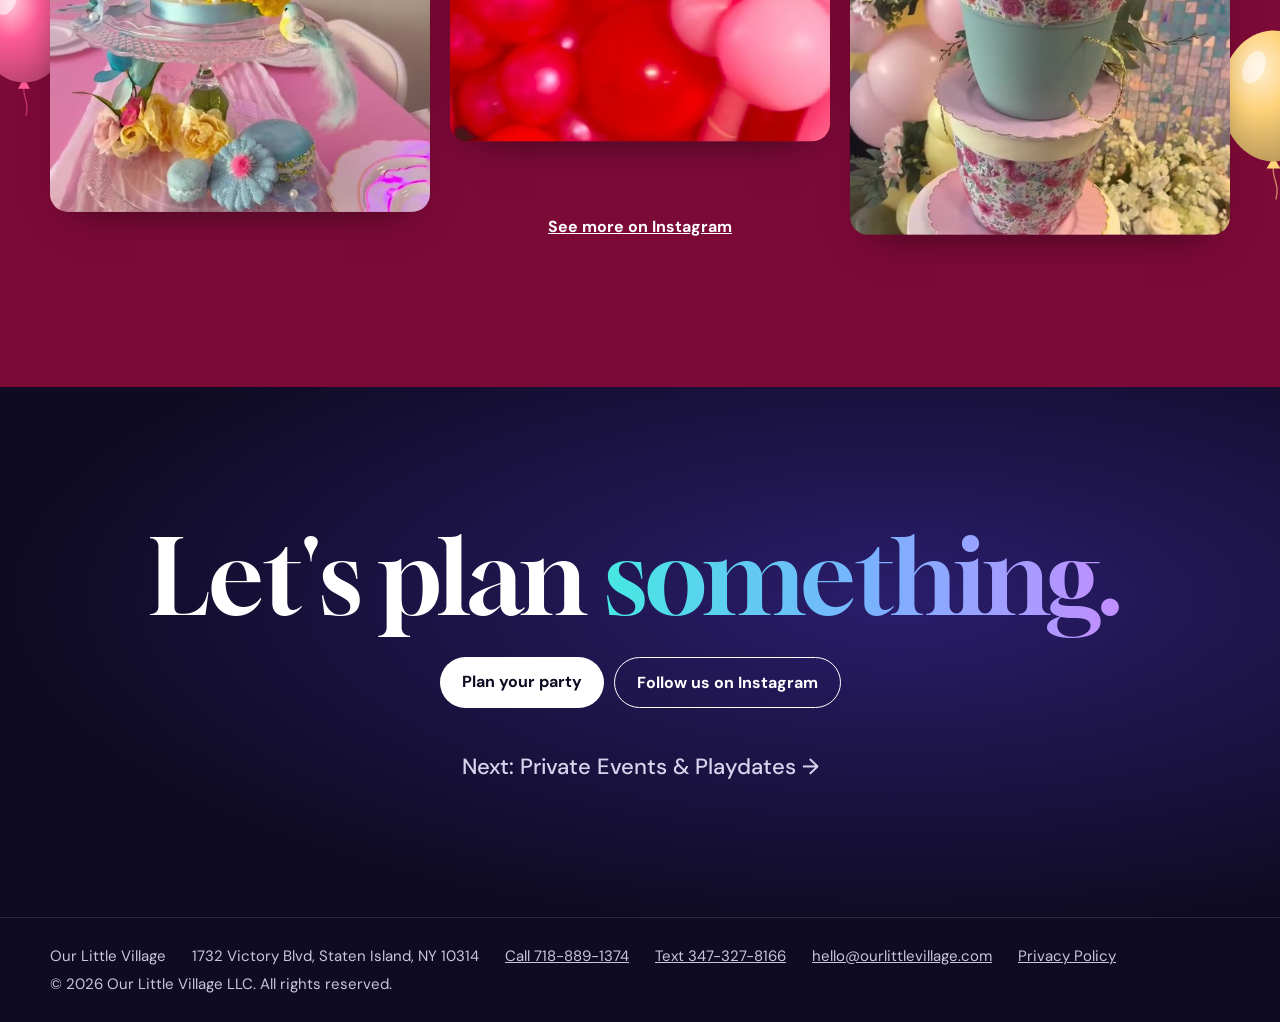
<file: parties.html>
<!doctype html>
<html lang="en">
<head>
<meta charset="utf-8">
<meta name="viewport" content="width=device-width, initial-scale=1">
<title>Birthday Parties | Our Little Village, Staten Island</title>
<meta name="description" content="Private luxury 3-hour birthday packages and budget-friendly kids play packages in Staten Island, with custom decor and immersive backdrops.">
<link rel="canonical" href="https://ourlittlevillage.com/parties.html">
<link rel="icon" type="image/png" href="favicon.png">
<link rel="apple-touch-icon" href="apple-touch-icon.png">
<meta name="theme-color" content="#0e0b22">
<meta property="og:type" content="website">
<meta property="og:site_name" content="Our Little Village">
<meta property="og:title" content="Birthday Parties | Our Little Village">
<meta property="og:description" content="Private luxury 3-hour birthday packages and budget-friendly kids play packages in Staten Island, with custom decor and immersive backdrops.">
<meta property="og:url" content="https://ourlittlevillage.com/parties.html">
<meta property="og:image" content="https://ourlittlevillage.com/assets/og/parties.jpg">
<meta property="og:image:width" content="1200">
<meta property="og:image:height" content="630">
<meta property="og:image:alt" content="Birthday Parties | Our Little Village, Our Little Village in Staten Island">
<meta name="twitter:card" content="summary_large_image">
<link rel="preconnect" href="https://fonts.googleapis.com">
<link rel="preconnect" href="https://fonts.gstatic.com" crossorigin>
<link href="https://fonts.googleapis.com/css2?family=Gloock&family=DM+Sans:opsz,wght@9..40,400;9..40,500;9..40,700&display=swap" rel="stylesheet">
<link rel="stylesheet" href="assets/pages.css">
<link rel="stylesheet" href="assets/access.css">
</head>
<body data-theme="parties">
<a class="skip-link" href="#content">Skip to content</a>
<header class="panel">
<nav class="nav" aria-label="Main"><a class="brand" href="index.html"><img src="assets/logo.png" alt=""><span>Our Little Village</span></a><ul><li><a href="parties.html" aria-current="page">Parties</a></li><li><a href="private-events.html">Private Events</a></li><li><a href="toddler-classes.html">Classes</a></li><li><a href="art-classes.html">Creative Arts</a></li><li><a href="special-events.html">Special Events</a></li><li><a href="balloons-backdrops.html">GO OLV</a></li></ul><div class="nav-end"><details class="menu"><summary>Menu</summary><div class="panel-links"><a href="index.html">Home</a><a href="parties.html">Parties</a><a href="private-events.html">Private Events</a><a href="toddler-classes.html">Classes</a><a href="art-classes.html">Creative Arts</a><a href="special-events.html">Special Events</a><a href="balloons-backdrops.html">GO OLV</a><a href="contact.html">Contact</a></div></details><a class="call" href="contact.html">Contact us</a></div></nav>
<section class="phero" id="content" tabindex="-1">
  <div class="fx">
    <p class="crumb"><a href="index.html">Our Little Village</a></p>
    <h1>Birthday <em>Parties</em></h1>
    <p class="lede">Two ways to celebrate: a luxury three-hour party with the whole venue, or a play-packed party built around the kids.</p>
    <div class="cta"><a class="btn main" href="contact.html">Plan your party</a><a class="btn alt" href="#work">See our work</a></div>
  </div>
  <div class="stage">
    <div class="arch"><video muted loop playsinline preload="none" poster="assets/work/parties.jpg" data-src="assets/work/parties.mp4" aria-hidden="true"></video></div>
    <img class="float" src="assets/work/parties-a.jpg" alt="Strawberry-themed birthday centerpiece">
  </div>
</section>
</header>
<main>
  <section class="statement"><h2 class="reveal">Stop hosting. <em>Start celebrating.</em></h2></section>
  <section class="details"><h2 class="group-head reveal">Pick your <em>path.</em></h2><div class="cards"><article class="card reveal" style="--i:0"><p class="tag">3 hours · Full venue</p><h3>Private Luxury Packages</h3><p class="meta">Designed for ultimate comfort and social connection</p><ul><li>Full venue access</li><li>High-end custom decor</li><li>An elegant adult lounge with a modern fireplace</li><li>A fresh coffee bar</li><li>Black-light play for the kids</li></ul><p class="chips-label">Available tiers</p><ul class="chips"><li>Traditional with a Contemporary Twist</li><li>The Mini Theme</li><li>Signature OLV Experience</li></ul><p class="note"><strong>Exclusive upgrade</strong> Ask about The Magic Step-In Experience: interactive, multi-leveled immersive backdrops where children step inside the theme, so you can capture beautiful, candid moments.</p></article><article class="card reveal" style="--i:1"><p class="tag">Budget-friendly</p><h3>Kids Play Packages</h3><p class="meta">Non-stop active play and core childhood memories</p><ul><li>Customized choice tableware</li><li>Delicious pizza</li><li>Self-service refreshments for your adult guests</li></ul><p class="chips-label">Available tiers</p><ul class="chips"><li>The Kids Party Package</li><li>The Touch of Magic Upgrade Bundle</li></ul><p class="note"><strong>Touch of Magic Bundle</strong> An upgraded premium tablescape plus our trending Balloonless Backdrop: large themed cutouts with subtle balloon accents for a crisp, modern look.</p></article></div></section>
  <section class="gallery-wrap" id="work"><div class="gallery reveal"><div class="col" style="--s:-34"><img loading="lazy" src="assets/work/parties-c.jpg" alt="Tea party balloon backdrop with a neon Happy Birthday sign"><img loading="lazy" src="assets/work/parties-b.jpg" alt="Teacup centerpiece with spring flowers"></div><div class="col" style="--s:46"><img loading="lazy" src="assets/work/parties-a.jpg" alt="Strawberry birthday centerpiece on a pink table"><img loading="lazy" src="assets/work/balloons-d.jpg" alt="Close-up of a strawberry balloon display"></div><div class="col" style="--s:-60"><img loading="lazy" src="assets/work/parties-d.jpg" alt="Red balloon garland over a wall of hearts"><img loading="lazy" src="assets/work/private-c.jpg" alt="Stacked teacup tower surrounded by pastel balloons"></div></div>
    <p class="gallery-note"><a href="https://www.instagram.com/ourlittlevillage.llc/" target="_blank" rel="noopener">See more on Instagram</a></p></section>
</main>
<section class="next dark">
  <h2 class="reveal">Let's plan <em>something.</em></h2>
  <div class="cta"><a class="btn main" href="contact.html">Plan your party</a><a class="btn alt" href="https://www.instagram.com/ourlittlevillage.llc/" target="_blank" rel="noopener">Follow us on Instagram</a></div>
  <a class="next-link" href="private-events.html">Next: Private Events &amp; Playdates &rarr;</a>
</section>
<footer><div><span>Our Little Village</span><span>1732 Victory Blvd, Staten Island, NY 10314</span><a href="tel:+17188891374">Call 718-889-1374</a><a href="sms:+13473278166">Text 347-327-8166</a><a href="mailto:hello@ourlittlevillage.com">hello@ourlittlevillage.com</a><a href="privacy.html">Privacy Policy</a><span>&copy; 2026 Our Little Village LLC. All rights reserved.</span></div></footer>
<script src="assets/motion.js"></script>
<script src="assets/pages.js"></script>
</body>
</html>
</file>
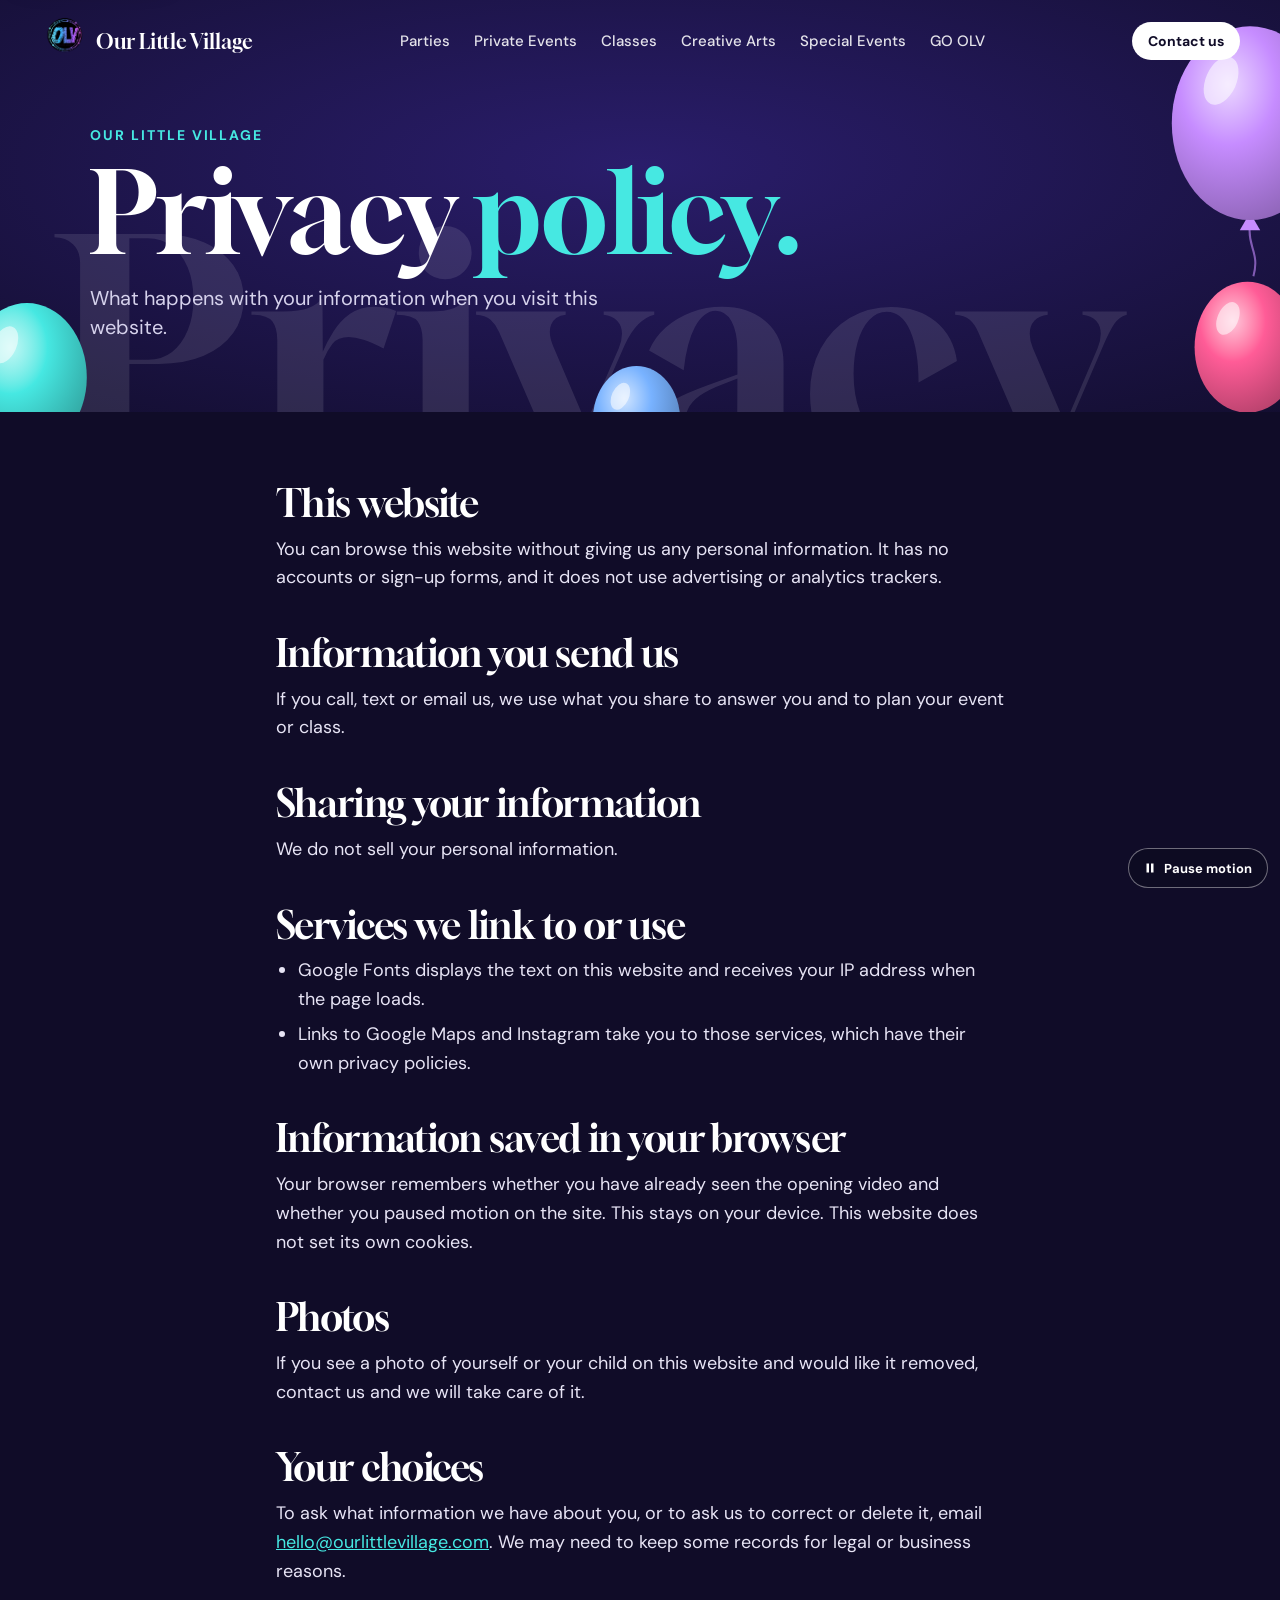
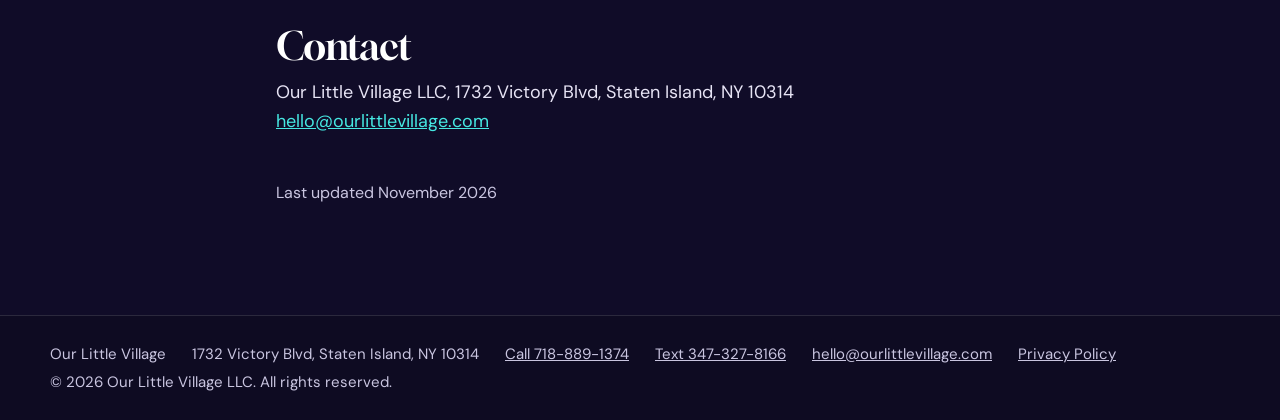
<file: privacy.html>
<!doctype html>
<html lang="en">
<head>
<meta charset="utf-8">
<meta name="viewport" content="width=device-width, initial-scale=1">
<title>Privacy Policy | Our Little Village, Staten Island</title>
<meta name="description" content="How Our Little Village handles information when you visit this website or register for a class.">
<link rel="canonical" href="https://ourlittlevillage.com/privacy.html">
<link rel="icon" type="image/png" href="favicon.png">
<link rel="apple-touch-icon" href="apple-touch-icon.png">
<meta name="theme-color" content="#0e0b22">
<meta property="og:type" content="website">
<meta property="og:site_name" content="Our Little Village">
<meta property="og:title" content="Privacy Policy | Our Little Village">
<meta property="og:description" content="How Our Little Village handles information when you visit this website or register for a class.">
<meta property="og:url" content="https://ourlittlevillage.com/privacy.html">
<meta property="og:image" content="https://ourlittlevillage.com/assets/og/home.jpg">
<meta property="og:image:width" content="1200">
<meta property="og:image:height" content="630">
<meta property="og:image:alt" content="Privacy Policy | Our Little Village, Our Little Village in Staten Island">
<meta name="twitter:card" content="summary_large_image">
<link rel="preconnect" href="https://fonts.googleapis.com">
<link rel="preconnect" href="https://fonts.gstatic.com" crossorigin>
<link href="https://fonts.googleapis.com/css2?family=Gloock&family=DM+Sans:opsz,wght@9..40,400;9..40,500;9..40,700&display=swap" rel="stylesheet">
<link rel="stylesheet" href="assets/pages.css">
<link rel="stylesheet" href="assets/access.css">
</head>
<body data-theme="privacy">
<a class="skip-link" href="#content">Skip to content</a>
<header class="panel">
<nav class="nav" aria-label="Main"><a class="brand" href="index.html"><img src="assets/logo.png" alt=""><span>Our Little Village</span></a><ul><li><a href="parties.html">Parties</a></li><li><a href="private-events.html">Private Events</a></li><li><a href="toddler-classes.html">Classes</a></li><li><a href="art-classes.html">Creative Arts</a></li><li><a href="special-events.html">Special Events</a></li><li><a href="balloons-backdrops.html">GO OLV</a></li></ul><div class="nav-end"><details class="menu"><summary>Menu</summary><div class="panel-links"><a href="index.html">Home</a><a href="parties.html">Parties</a><a href="private-events.html">Private Events</a><a href="toddler-classes.html">Classes</a><a href="art-classes.html">Creative Arts</a><a href="special-events.html">Special Events</a><a href="balloons-backdrops.html">GO OLV</a><a href="contact.html">Contact</a></div></details><a class="call" href="contact.html">Contact us</a></div></nav>
<section class="phero plain">
  <div class="fx">
    <p class="crumb"><a href="index.html">Our Little Village</a></p>
    <h1>Privacy <em>policy.</em></h1>
    <p class="lede">What happens with your information when you visit this website.</p>
  </div>
</section>
</header>
<main class="legal" id="content" tabindex="-1">
  <h2>This website</h2>
  <p>You can browse this website without giving us any personal information. It has no accounts or sign-up forms, and it does not use advertising or analytics trackers.</p>
  <h2>Information you send us</h2>
  <p>If you call, text or email us, we use what you share to answer you and to plan your event or class.</p>
  <h2>Sharing your information</h2>
  <p>We do not sell your personal information.</p>
  <h2>Services we link to or use</h2>
  <ul>
    <li>Google Fonts displays the text on this website and receives your IP address when the page loads.</li>
    <li>Links to Google Maps and Instagram take you to those services, which have their own privacy policies.</li>
  </ul>
  <h2>Information saved in your browser</h2>
  <p>Your browser remembers whether you have already seen the opening video and whether you paused motion on the site. This stays on your device. This website does not set its own cookies.</p>
  <h2>Photos</h2>
  <p>If you see a photo of yourself or your child on this website and would like it removed, contact us and we will take care of it.</p>
  <h2>Your choices</h2>
  <p>To ask what information we have about you, or to ask us to correct or delete it, email <a href="mailto:hello@ourlittlevillage.com">hello@ourlittlevillage.com</a>. We may need to keep some records for legal or business reasons.</p>
  <h2>Contact</h2>
  <p>Our Little Village LLC, 1732 Victory Blvd, Staten Island, NY 10314<br><a href="mailto:hello@ourlittlevillage.com">hello@ourlittlevillage.com</a></p>
  <p class="updated">Last updated November 2026</p>
</main>
<footer><div><span>Our Little Village</span><span>1732 Victory Blvd, Staten Island, NY 10314</span><a href="tel:+17188891374">Call 718-889-1374</a><a href="sms:+13473278166">Text 347-327-8166</a><a href="mailto:hello@ourlittlevillage.com">hello@ourlittlevillage.com</a><a href="privacy.html">Privacy Policy</a><span>&copy; 2026 Our Little Village LLC. All rights reserved.</span></div></footer>
<script src="assets/motion.js"></script>
<script src="assets/pages.js"></script>
</body>
</html>
</file>
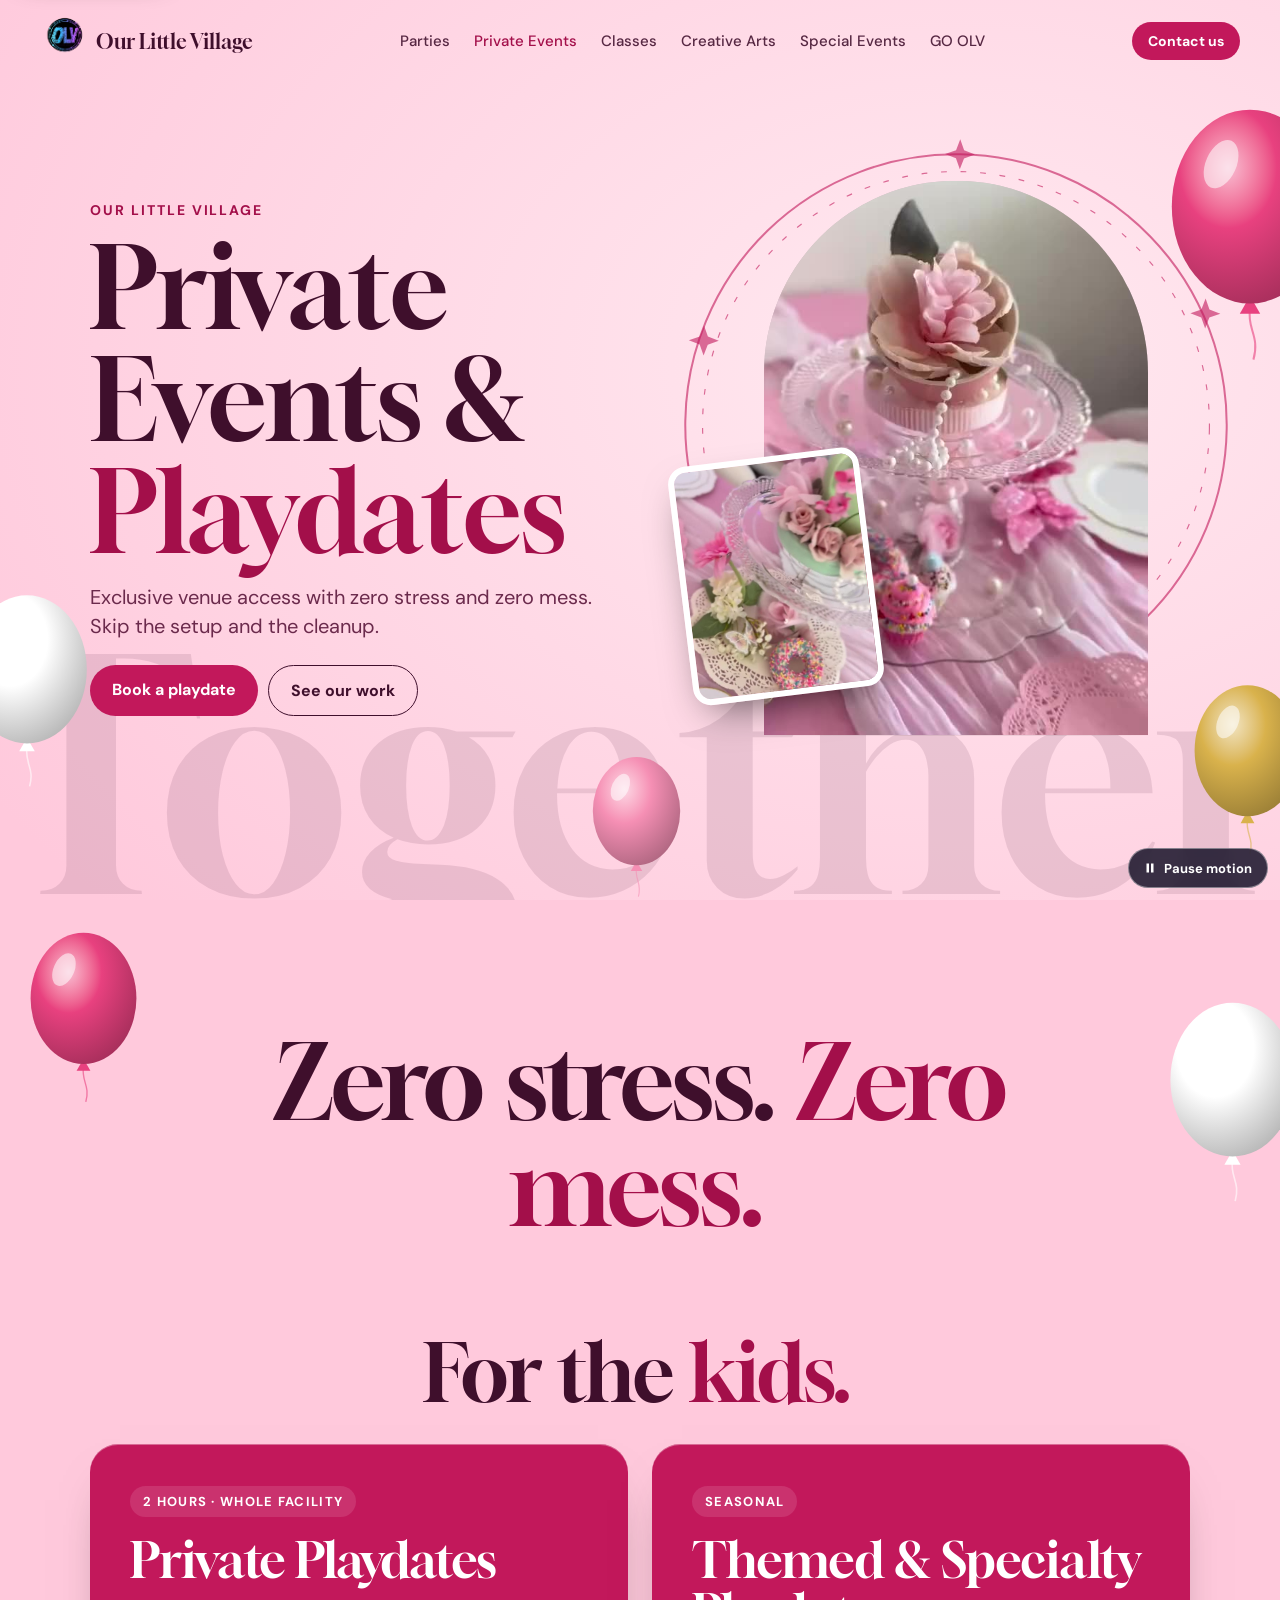
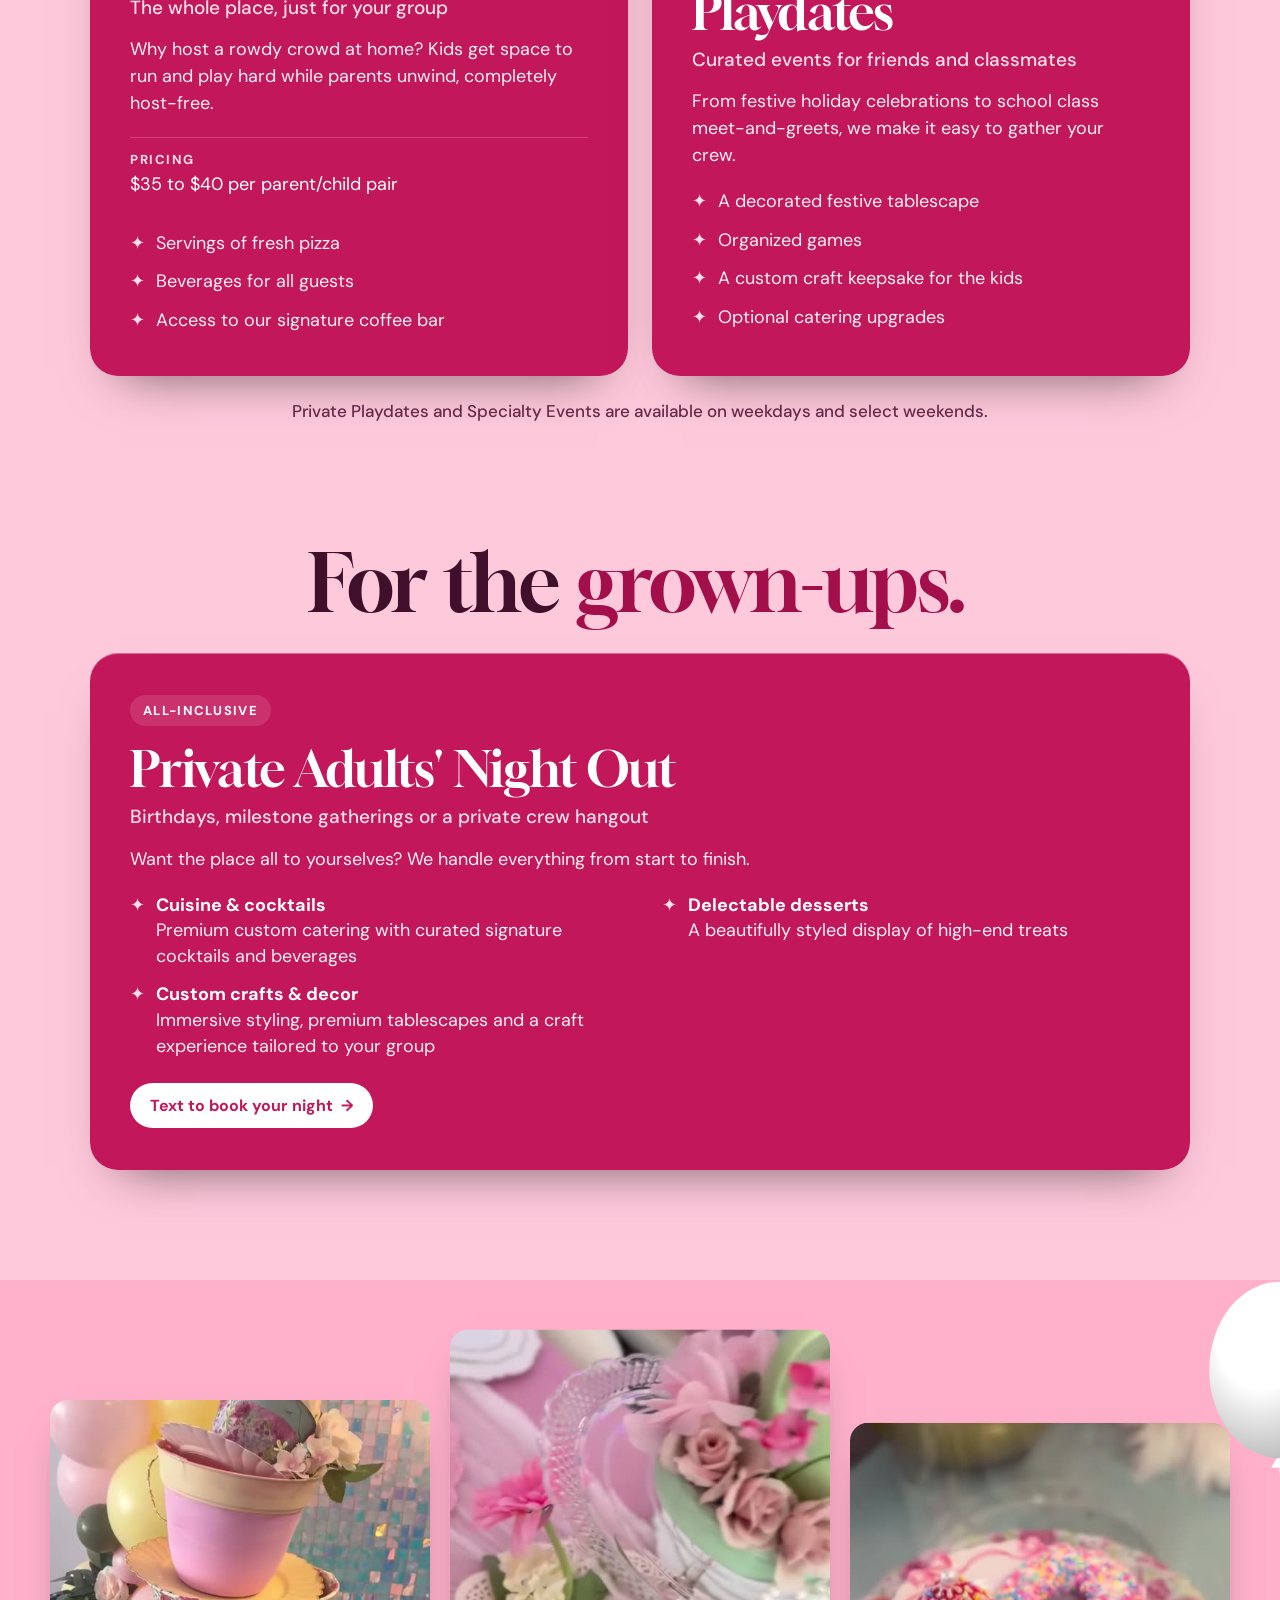
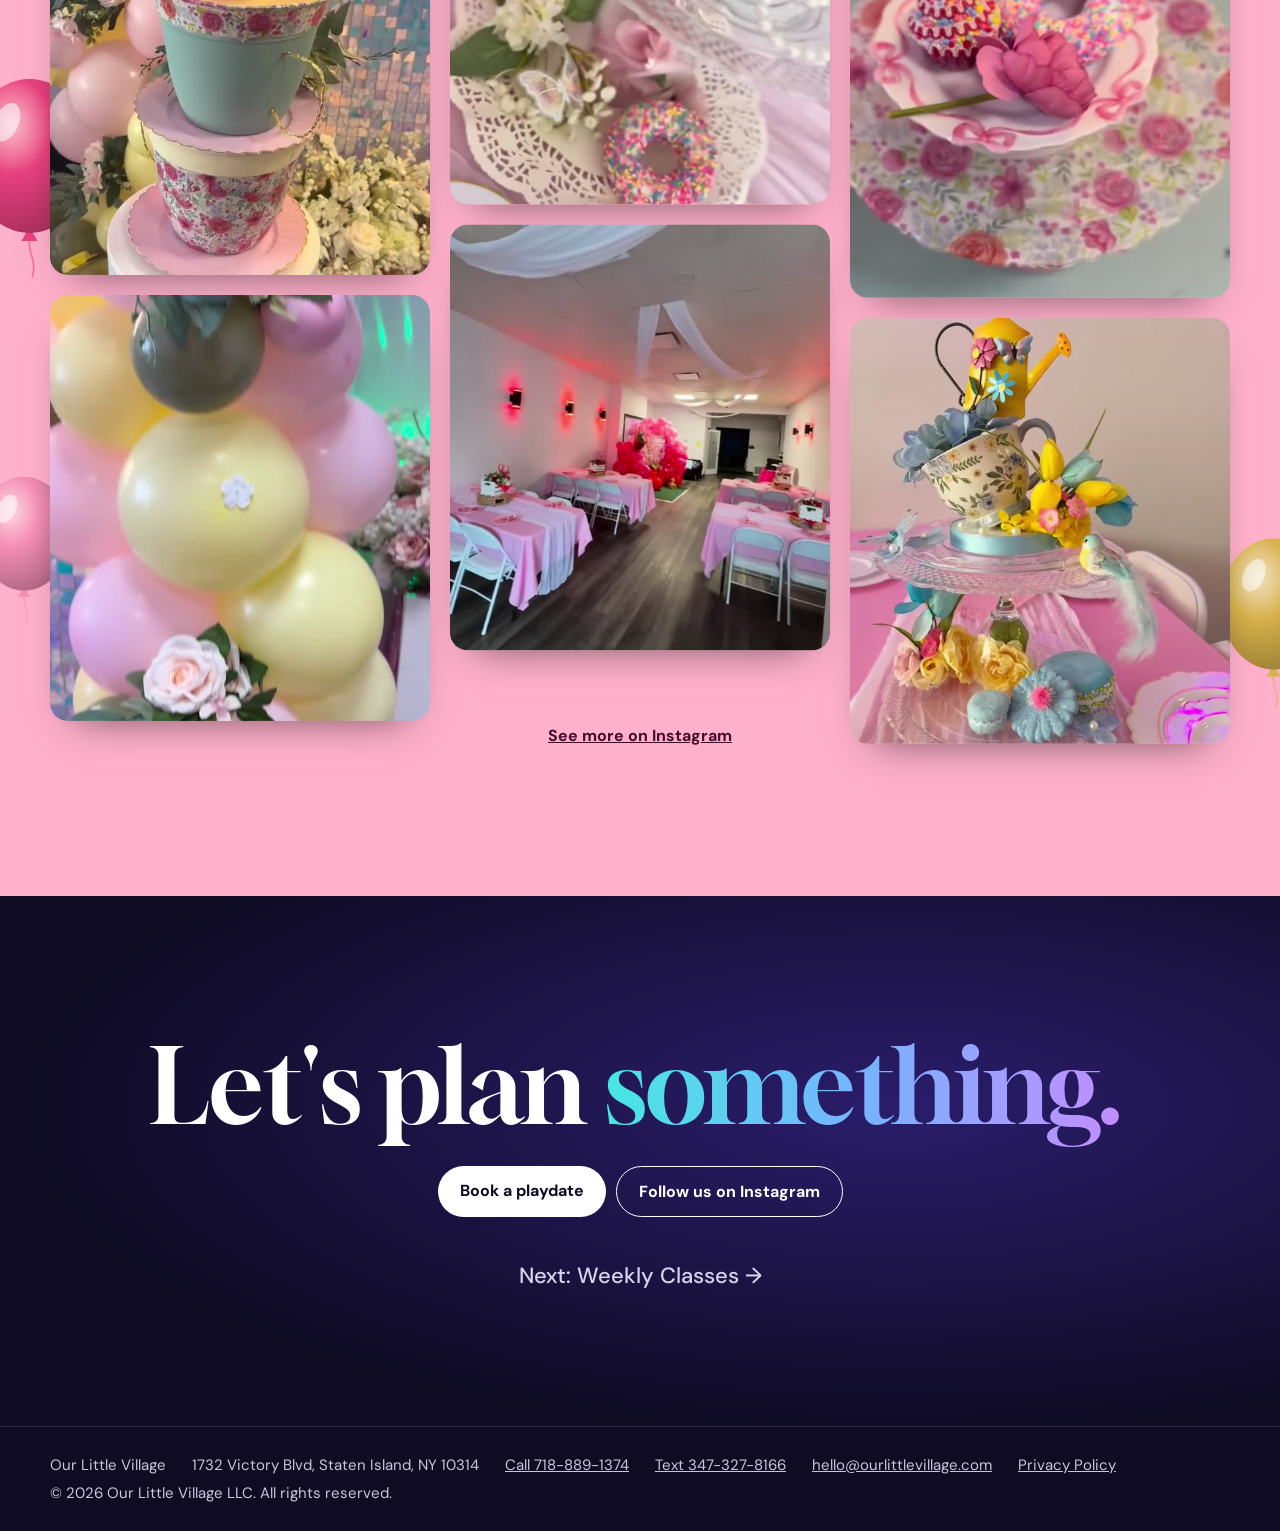
<file: private-events.html>
<!doctype html>
<html lang="en">
<head>
<meta charset="utf-8">
<meta name="viewport" content="width=device-width, initial-scale=1">
<title>Private Events &amp; Playdates | Our Little Village, Staten Island</title>
<meta name="description" content="Private playdates, themed specialty playdates and private adults&#x27; nights at Our Little Village in Staten Island.">
<link rel="canonical" href="https://ourlittlevillage.com/private-events.html">
<link rel="icon" type="image/png" href="favicon.png">
<link rel="apple-touch-icon" href="apple-touch-icon.png">
<meta name="theme-color" content="#0e0b22">
<meta property="og:type" content="website">
<meta property="og:site_name" content="Our Little Village">
<meta property="og:title" content="Private Events &amp; Playdates | Our Little Village">
<meta property="og:description" content="Private playdates, themed specialty playdates and private adults&#x27; nights at Our Little Village in Staten Island.">
<meta property="og:url" content="https://ourlittlevillage.com/private-events.html">
<meta property="og:image" content="https://ourlittlevillage.com/assets/og/private-events.jpg">
<meta property="og:image:width" content="1200">
<meta property="og:image:height" content="630">
<meta property="og:image:alt" content="Private Events &amp; Playdates | Our Little Village, Our Little Village in Staten Island">
<meta name="twitter:card" content="summary_large_image">
<link rel="preconnect" href="https://fonts.googleapis.com">
<link rel="preconnect" href="https://fonts.gstatic.com" crossorigin>
<link href="https://fonts.googleapis.com/css2?family=Gloock&family=DM+Sans:opsz,wght@9..40,400;9..40,500;9..40,700&display=swap" rel="stylesheet">
<link rel="stylesheet" href="assets/pages.css">
<link rel="stylesheet" href="assets/access.css">
</head>
<body data-theme="private">
<a class="skip-link" href="#content">Skip to content</a>
<header class="panel">
<nav class="nav" aria-label="Main"><a class="brand" href="index.html"><img src="assets/logo.png" alt=""><span>Our Little Village</span></a><ul><li><a href="parties.html">Parties</a></li><li><a href="private-events.html" aria-current="page">Private Events</a></li><li><a href="toddler-classes.html">Classes</a></li><li><a href="art-classes.html">Creative Arts</a></li><li><a href="special-events.html">Special Events</a></li><li><a href="balloons-backdrops.html">GO OLV</a></li></ul><div class="nav-end"><details class="menu"><summary>Menu</summary><div class="panel-links"><a href="index.html">Home</a><a href="parties.html">Parties</a><a href="private-events.html">Private Events</a><a href="toddler-classes.html">Classes</a><a href="art-classes.html">Creative Arts</a><a href="special-events.html">Special Events</a><a href="balloons-backdrops.html">GO OLV</a><a href="contact.html">Contact</a></div></details><a class="call" href="contact.html">Contact us</a></div></nav>
<section class="phero" id="content" tabindex="-1">
  <div class="fx">
    <p class="crumb"><a href="index.html">Our Little Village</a></p>
    <h1>Private Events &amp; <em>Playdates</em></h1>
    <p class="lede">Exclusive venue access with zero stress and zero mess. Skip the setup and the cleanup.</p>
    <div class="cta"><a class="btn main" href="contact.html">Book a playdate</a><a class="btn alt" href="#work">See our work</a></div>
  </div>
  <div class="stage">
    <div class="arch"><video muted loop playsinline preload="none" poster="assets/work/private.jpg" data-src="assets/work/private.mp4" aria-hidden="true"></video></div>
    <img class="float" src="assets/work/private-a.jpg" alt="Tea party table setting with roses">
  </div>
</section>
</header>
<main>
  <section class="statement"><h2 class="reveal">Zero stress. <em>Zero mess.</em></h2></section>
  <section class="details"><h2 class="group-head reveal">For the <em>kids.</em></h2><div class="cards"><article class="card reveal" style="--i:0"><p class="tag">2 hours · Whole facility</p><h3>Private Playdates</h3><p class="meta">The whole place, just for your group</p><p class="body">Why host a rowdy crowd at home? Kids get space to run and play hard while parents unwind, completely host-free.</p><dl class="facts"><div><dt>Pricing</dt><dd>$35 to $40 per parent/child pair</dd></div></dl><ul><li>Servings of fresh pizza</li><li>Beverages for all guests</li><li>Access to our signature coffee bar</li></ul></article><article class="card reveal" style="--i:1"><p class="tag">Seasonal</p><h3>Themed &amp; Specialty Playdates</h3><p class="meta">Curated events for friends and classmates</p><p class="body">From festive holiday celebrations to school class meet-and-greets, we make it easy to gather your crew.</p><ul><li>A decorated festive tablescape</li><li>Organized games</li><li>A custom craft keepsake for the kids</li><li>Optional catering upgrades</li></ul></article></div><p class="group-note reveal">Private Playdates and Specialty Events are available on weekdays and select weekends.</p></section><section class="details"><h2 class="group-head reveal">For the <em>grown-ups.</em></h2><div class="cards"><article class="card reveal wide" style="--i:0"><p class="tag">All-inclusive</p><h3>Private Adults&#x27; Night Out</h3><p class="meta">Birthdays, milestone gatherings or a private crew hangout</p><p class="body">Want the place all to yourselves? We handle everything from start to finish.</p><ul><li><strong>Cuisine &amp; cocktails</strong> Premium custom catering with curated signature cocktails and beverages</li><li><strong>Delectable desserts</strong> A beautifully styled display of high-end treats</li><li><strong>Custom crafts &amp; decor</strong> Immersive styling, premium tablescapes and a craft experience tailored to your group</li></ul><a class="card-link" href="sms:+13473278166">Text to book your night <span aria-hidden="true">&rarr;</span></a></article></div></section>
  <section class="gallery-wrap" id="work"><div class="gallery reveal"><div class="col" style="--s:-34"><img loading="lazy" src="assets/work/private-c.jpg" alt="Stacked teacup tower with pastel balloons"><img loading="lazy" src="assets/work/private-e.jpg" alt="Pastel balloon column with roses and greenery"></div><div class="col" style="--s:46"><img loading="lazy" src="assets/work/private-a.jpg" alt="Table setting with roses and a sprinkled donut"><img loading="lazy" src="assets/work/private-b.jpg" alt="Event room with pink tables and a draped ceiling"></div><div class="col" style="--s:-60"><img loading="lazy" src="assets/work/private-d.jpg" alt="Floral plate with decorated treats"><img loading="lazy" src="assets/work/parties-b.jpg" alt="Teacup centerpiece with spring flowers"></div></div>
    <p class="gallery-note"><a href="https://www.instagram.com/ourlittlevillage.llc/" target="_blank" rel="noopener">See more on Instagram</a></p></section>
</main>
<section class="next dark">
  <h2 class="reveal">Let's plan <em>something.</em></h2>
  <div class="cta"><a class="btn main" href="contact.html">Book a playdate</a><a class="btn alt" href="https://www.instagram.com/ourlittlevillage.llc/" target="_blank" rel="noopener">Follow us on Instagram</a></div>
  <a class="next-link" href="toddler-classes.html">Next: Weekly Classes &rarr;</a>
</section>
<footer><div><span>Our Little Village</span><span>1732 Victory Blvd, Staten Island, NY 10314</span><a href="tel:+17188891374">Call 718-889-1374</a><a href="sms:+13473278166">Text 347-327-8166</a><a href="mailto:hello@ourlittlevillage.com">hello@ourlittlevillage.com</a><a href="privacy.html">Privacy Policy</a><span>&copy; 2026 Our Little Village LLC. All rights reserved.</span></div></footer>
<script src="assets/motion.js"></script>
<script src="assets/pages.js"></script>
</body>
</html>
</file>
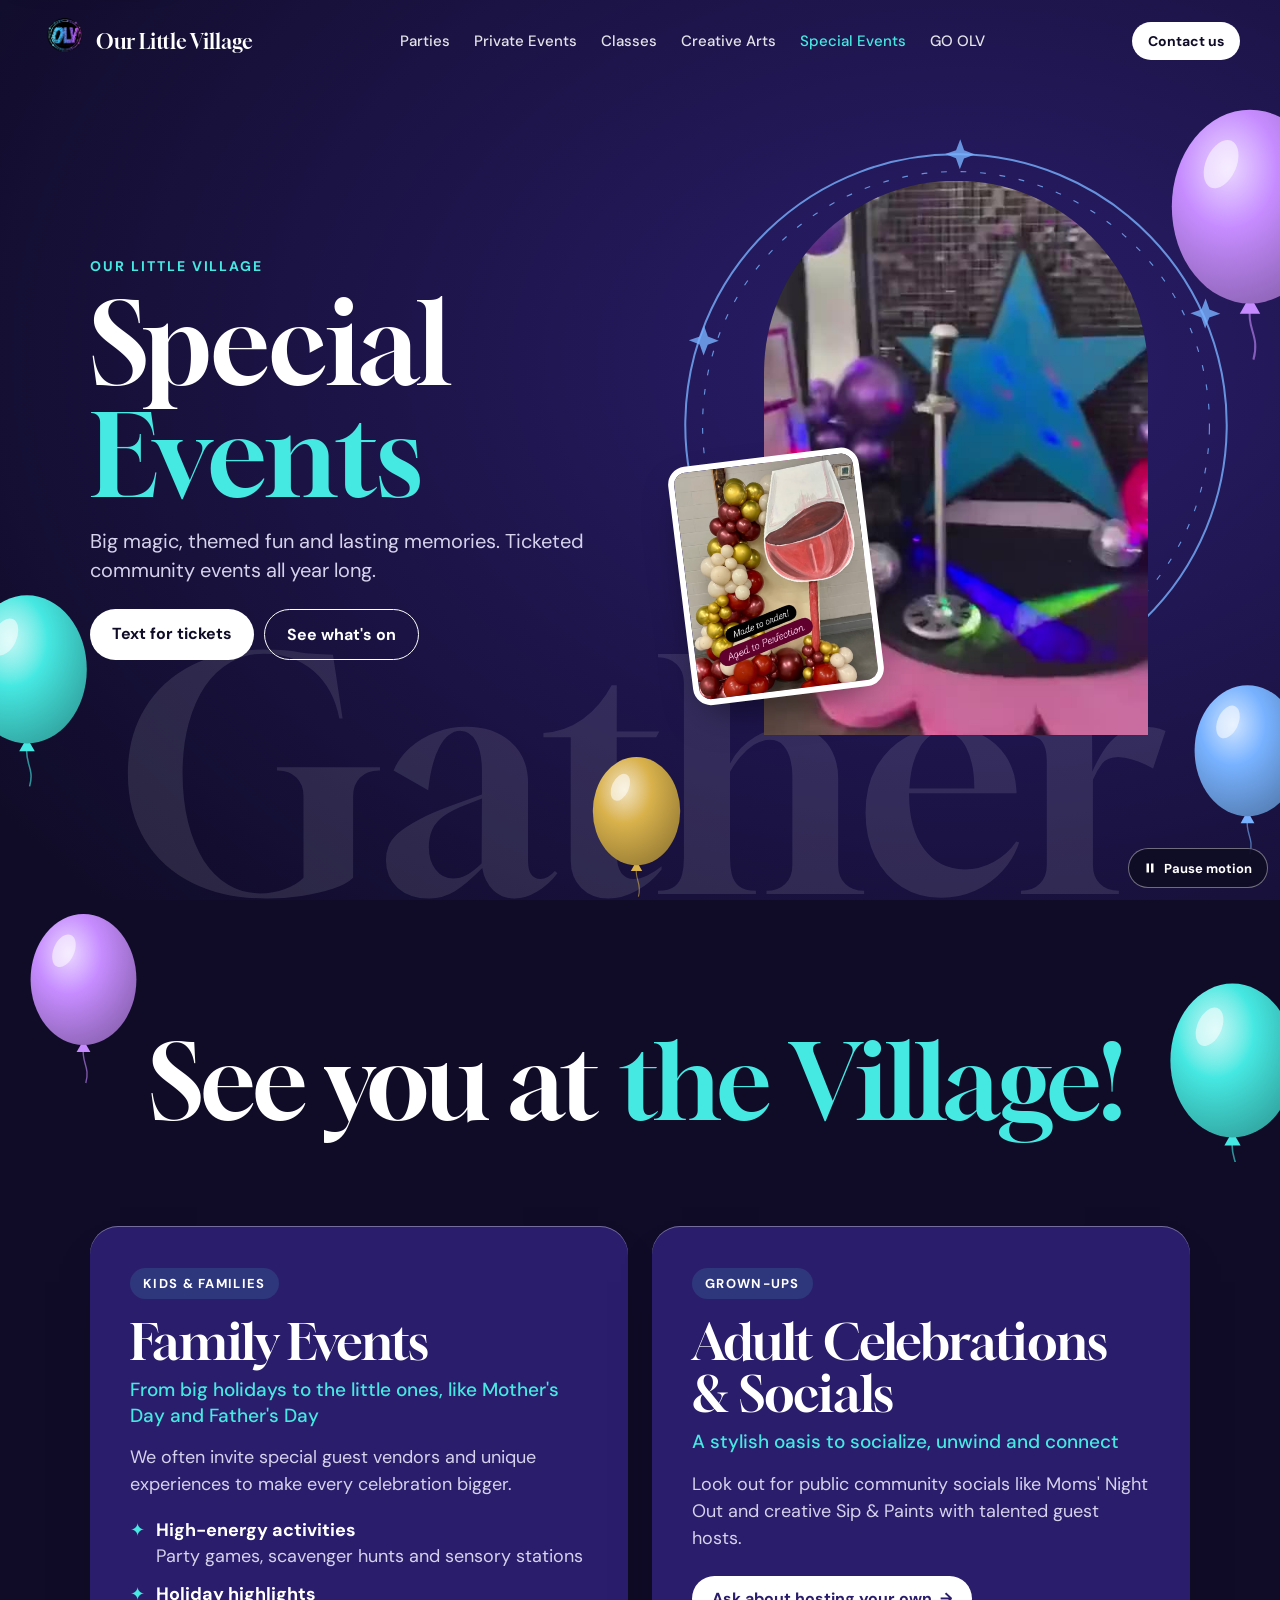
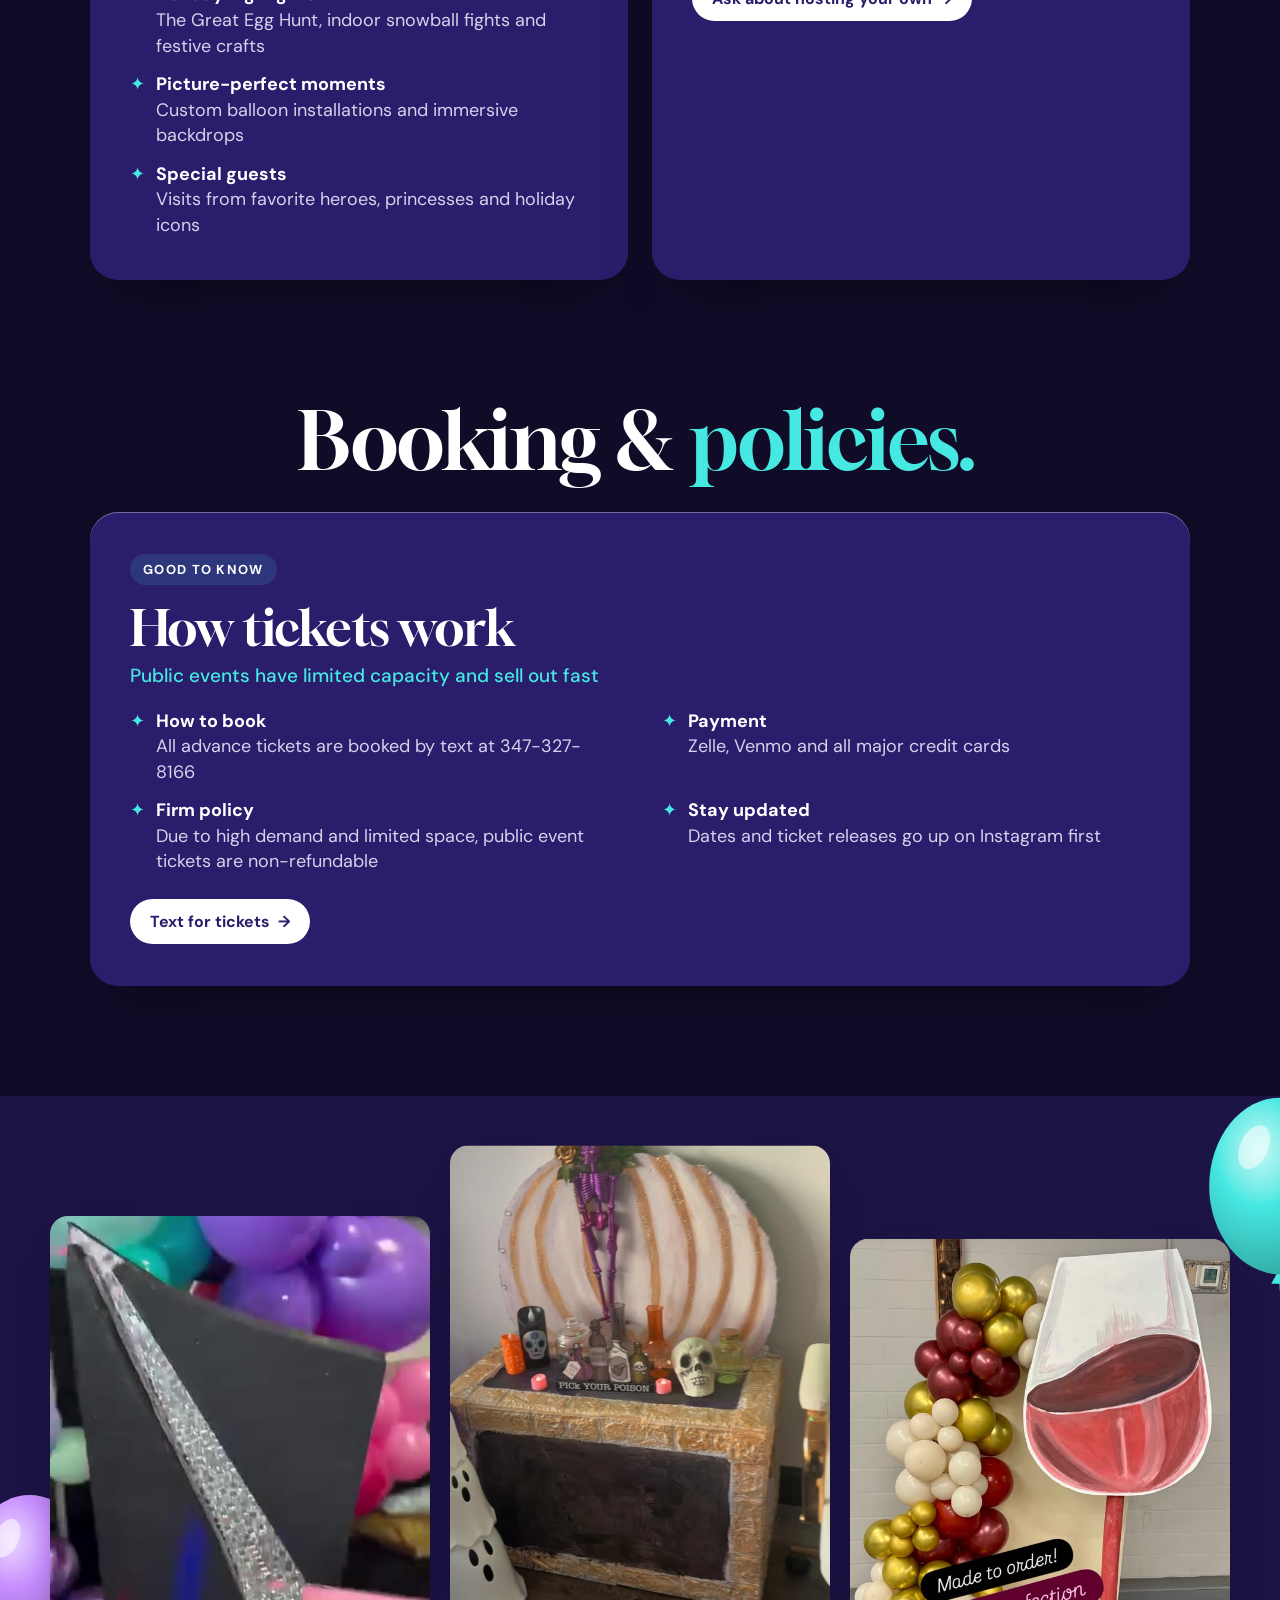
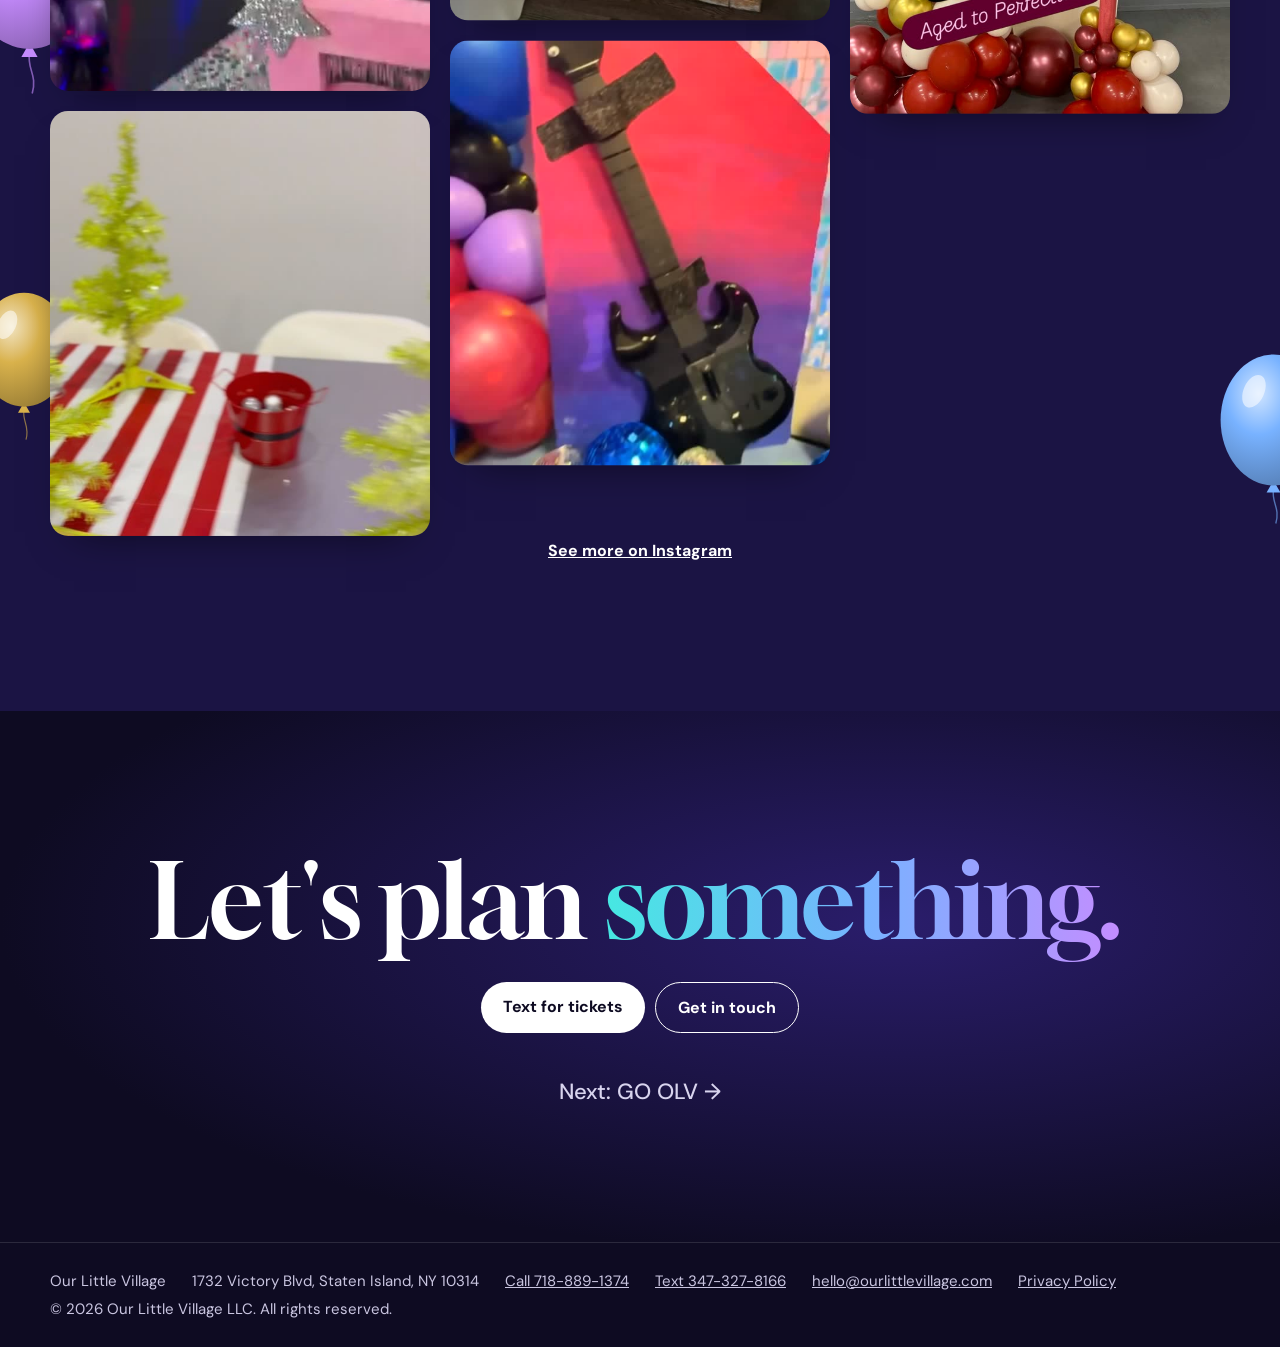
<file: special-events.html>
<!doctype html>
<html lang="en">
<head>
<meta charset="utf-8">
<meta name="viewport" content="width=device-width, initial-scale=1">
<title>Special Public Events | Our Little Village, Staten Island</title>
<meta name="description" content="Ticketed public community events at Our Little Village in Staten Island: holiday celebrations, egg hunts, Moms&#x27; Night Out and Sip &amp; Paints.">
<link rel="canonical" href="https://ourlittlevillage.com/special-events.html">
<link rel="icon" type="image/png" href="favicon.png">
<link rel="apple-touch-icon" href="apple-touch-icon.png">
<meta name="theme-color" content="#0e0b22">
<meta property="og:type" content="website">
<meta property="og:site_name" content="Our Little Village">
<meta property="og:title" content="Special Public Events | Our Little Village">
<meta property="og:description" content="Ticketed public community events at Our Little Village in Staten Island: holiday celebrations, egg hunts, Moms&#x27; Night Out and Sip &amp; Paints.">
<meta property="og:url" content="https://ourlittlevillage.com/special-events.html">
<meta property="og:image" content="https://ourlittlevillage.com/assets/og/special-events.jpg">
<meta property="og:image:width" content="1200">
<meta property="og:image:height" content="630">
<meta property="og:image:alt" content="Special Public Events | Our Little Village, Our Little Village in Staten Island">
<meta name="twitter:card" content="summary_large_image">
<link rel="preconnect" href="https://fonts.googleapis.com">
<link rel="preconnect" href="https://fonts.gstatic.com" crossorigin>
<link href="https://fonts.googleapis.com/css2?family=Gloock&family=DM+Sans:opsz,wght@9..40,400;9..40,500;9..40,700&display=swap" rel="stylesheet">
<link rel="stylesheet" href="assets/pages.css">
<link rel="stylesheet" href="assets/access.css">
</head>
<body data-theme="special">
<a class="skip-link" href="#content">Skip to content</a>
<header class="panel">
<nav class="nav" aria-label="Main"><a class="brand" href="index.html"><img src="assets/logo.png" alt=""><span>Our Little Village</span></a><ul><li><a href="parties.html">Parties</a></li><li><a href="private-events.html">Private Events</a></li><li><a href="toddler-classes.html">Classes</a></li><li><a href="art-classes.html">Creative Arts</a></li><li><a href="special-events.html" aria-current="page">Special Events</a></li><li><a href="balloons-backdrops.html">GO OLV</a></li></ul><div class="nav-end"><details class="menu"><summary>Menu</summary><div class="panel-links"><a href="index.html">Home</a><a href="parties.html">Parties</a><a href="private-events.html">Private Events</a><a href="toddler-classes.html">Classes</a><a href="art-classes.html">Creative Arts</a><a href="special-events.html">Special Events</a><a href="balloons-backdrops.html">GO OLV</a><a href="contact.html">Contact</a></div></details><a class="call" href="contact.html">Contact us</a></div></nav>
<section class="phero" id="content" tabindex="-1">
  <div class="fx">
    <p class="crumb"><a href="index.html">Our Little Village</a></p>
    <h1>Special <em>Events</em></h1>
    <p class="lede">Big magic, themed fun and lasting memories. Ticketed community events all year long.</p>
    <div class="cta"><a class="btn main" href="sms:+13473278166">Text for tickets</a><a class="btn alt" href="https://www.instagram.com/ourlittlevillage.llc/" target="_blank" rel="noopener">See what&#x27;s on</a></div>
  </div>
  <div class="stage">
    <div class="arch"><video muted loop playsinline preload="none" poster="assets/work/special.jpg" data-src="assets/work/special.mp4" aria-hidden="true"></video></div>
    <img class="float" src="assets/work/special-b.jpg" alt="Giant wine glass display with a balloon garland">
  </div>
</section>
</header>
<main>
  <section class="statement"><h2 class="reveal">See you at <em>the Village!</em></h2></section>
  <section class="details"><div class="cards"><article class="card reveal" style="--i:0"><p class="tag">Kids &amp; families</p><h3>Family Events</h3><p class="meta">From big holidays to the little ones, like Mother&#x27;s Day and Father&#x27;s Day</p><p class="body">We often invite special guest vendors and unique experiences to make every celebration bigger.</p><ul><li><strong>High-energy activities</strong> Party games, scavenger hunts and sensory stations</li><li><strong>Holiday highlights</strong> The Great Egg Hunt, indoor snowball fights and festive crafts</li><li><strong>Picture-perfect moments</strong> Custom balloon installations and immersive backdrops</li><li><strong>Special guests</strong> Visits from favorite heroes, princesses and holiday icons</li></ul></article><article class="card reveal" style="--i:1"><p class="tag">Grown-ups</p><h3>Adult Celebrations &amp; Socials</h3><p class="meta">A stylish oasis to socialize, unwind and connect</p><p class="body">Look out for public community socials like Moms&#x27; Night Out and creative Sip &amp; Paints with talented guest hosts.</p><a class="card-link" href="sms:+13473278166">Ask about hosting your own <span aria-hidden="true">&rarr;</span></a></article></div></section><section class="details"><h2 class="group-head reveal">Booking &amp; <em>policies.</em></h2><div class="cards"><article class="card reveal wide" style="--i:0"><p class="tag">Good to know</p><h3>How tickets work</h3><p class="meta">Public events have limited capacity and sell out fast</p><ul><li><strong>How to book</strong> All advance tickets are booked by text at 347-327-8166</li><li><strong>Payment</strong> Zelle, Venmo and all major credit cards</li><li><strong>Firm policy</strong> Due to high demand and limited space, public event tickets are non-refundable</li><li><strong>Stay updated</strong> Dates and ticket releases go up on Instagram first</li></ul><a class="card-link" href="sms:+13473278166">Text for tickets <span aria-hidden="true">&rarr;</span></a></article></div></section>
  <section class="gallery-wrap" id="work"><div class="gallery reveal"><div class="col" style="--s:-34"><img loading="lazy" src="assets/work/special-a.jpg" alt="Glitter guitar display with balloons"><img loading="lazy" src="assets/work/special-d.jpg" alt="Holiday table with red and white stripes"></div><div class="col" style="--s:46"><img loading="lazy" src="assets/work/special-c.jpg" alt="Pumpkin and potion Halloween display"><img loading="lazy" src="assets/work/special-e.jpg" alt="Rock-themed guitar backdrop"></div><div class="col" style="--s:-60"><img loading="lazy" src="assets/work/special-b.jpg" alt="Wine glass display with a burgundy and gold garland"></div></div>
    <p class="gallery-note"><a href="https://www.instagram.com/ourlittlevillage.llc/" target="_blank" rel="noopener">See more on Instagram</a></p></section>
</main>
<section class="next dark">
  <h2 class="reveal">Let's plan <em>something.</em></h2>
  <div class="cta"><a class="btn main" href="sms:+13473278166">Text for tickets</a><a class="btn alt" href="contact.html">Get in touch</a></div>
  <a class="next-link" href="balloons-backdrops.html">Next: GO OLV &rarr;</a>
</section>
<footer><div><span>Our Little Village</span><span>1732 Victory Blvd, Staten Island, NY 10314</span><a href="tel:+17188891374">Call 718-889-1374</a><a href="sms:+13473278166">Text 347-327-8166</a><a href="mailto:hello@ourlittlevillage.com">hello@ourlittlevillage.com</a><a href="privacy.html">Privacy Policy</a><span>&copy; 2026 Our Little Village LLC. All rights reserved.</span></div></footer>
<script src="assets/motion.js"></script>
<script src="assets/pages.js"></script>
</body>
</html>
</file>
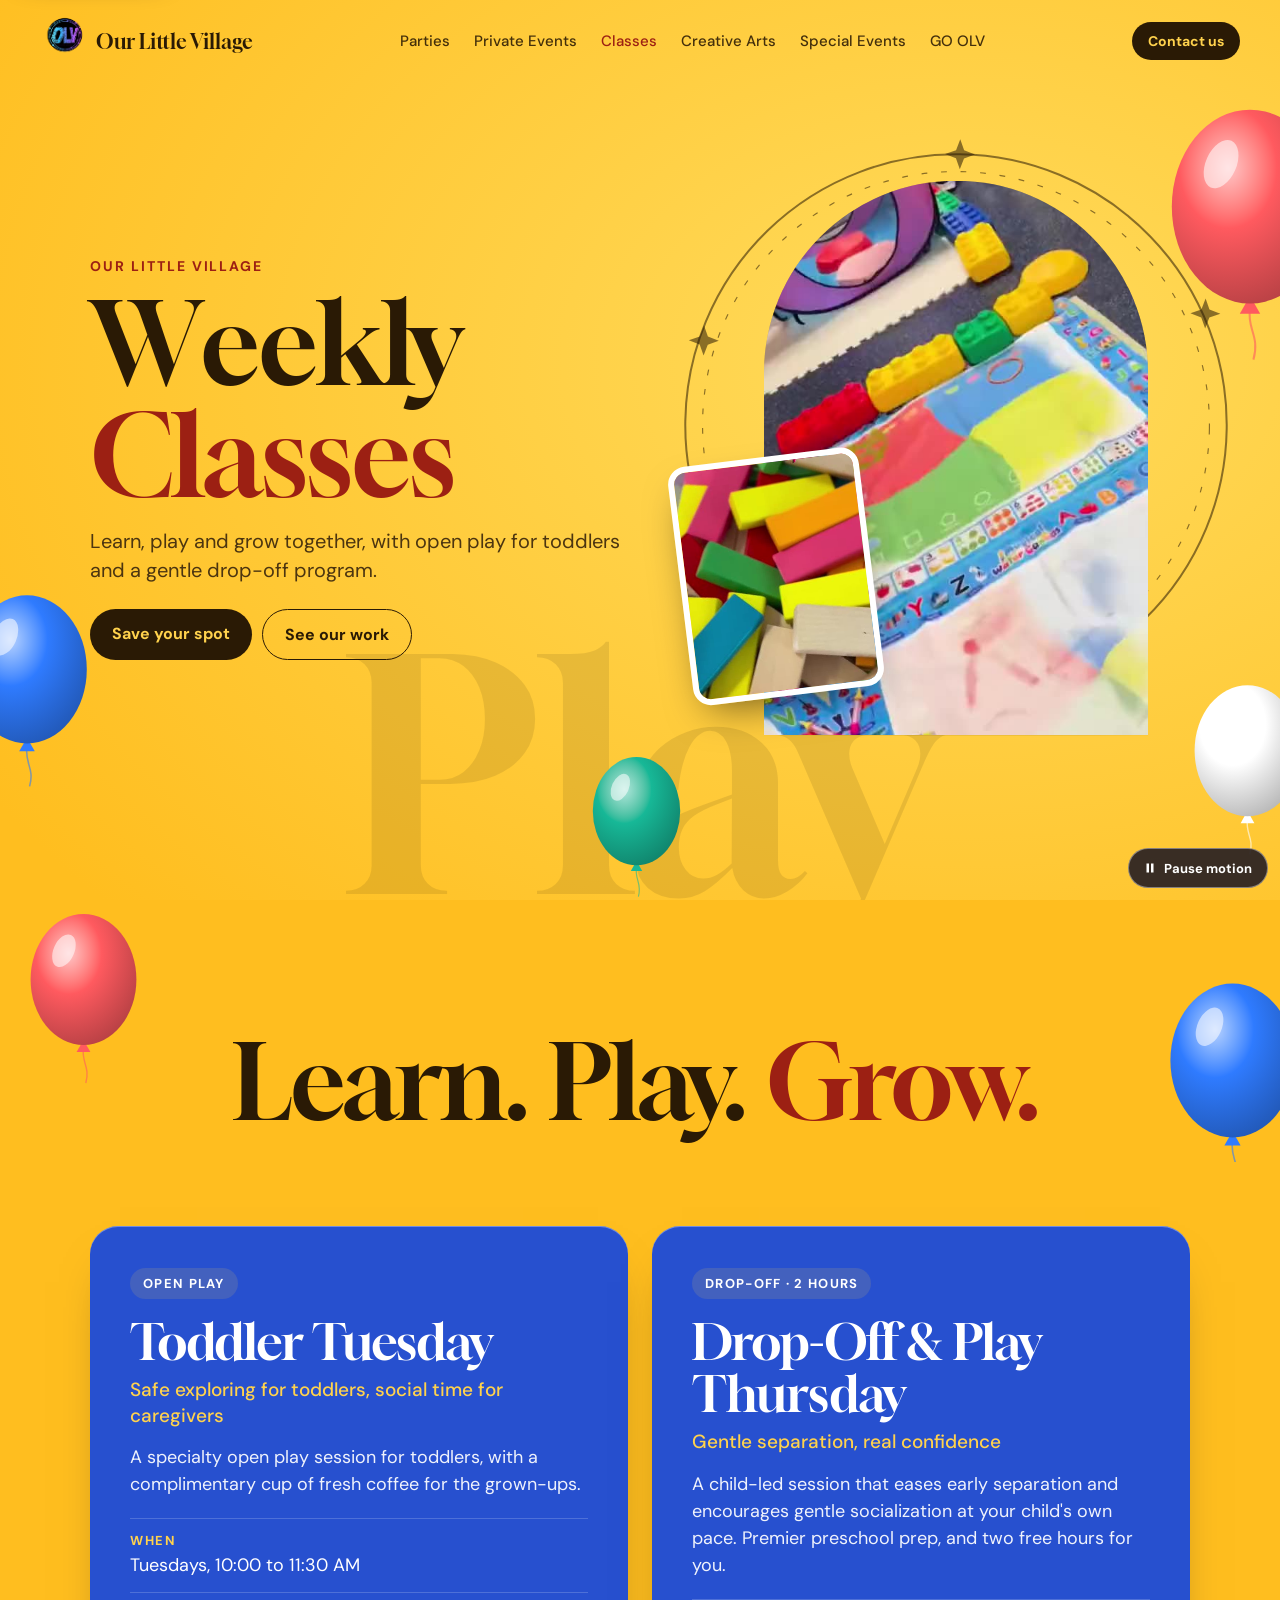
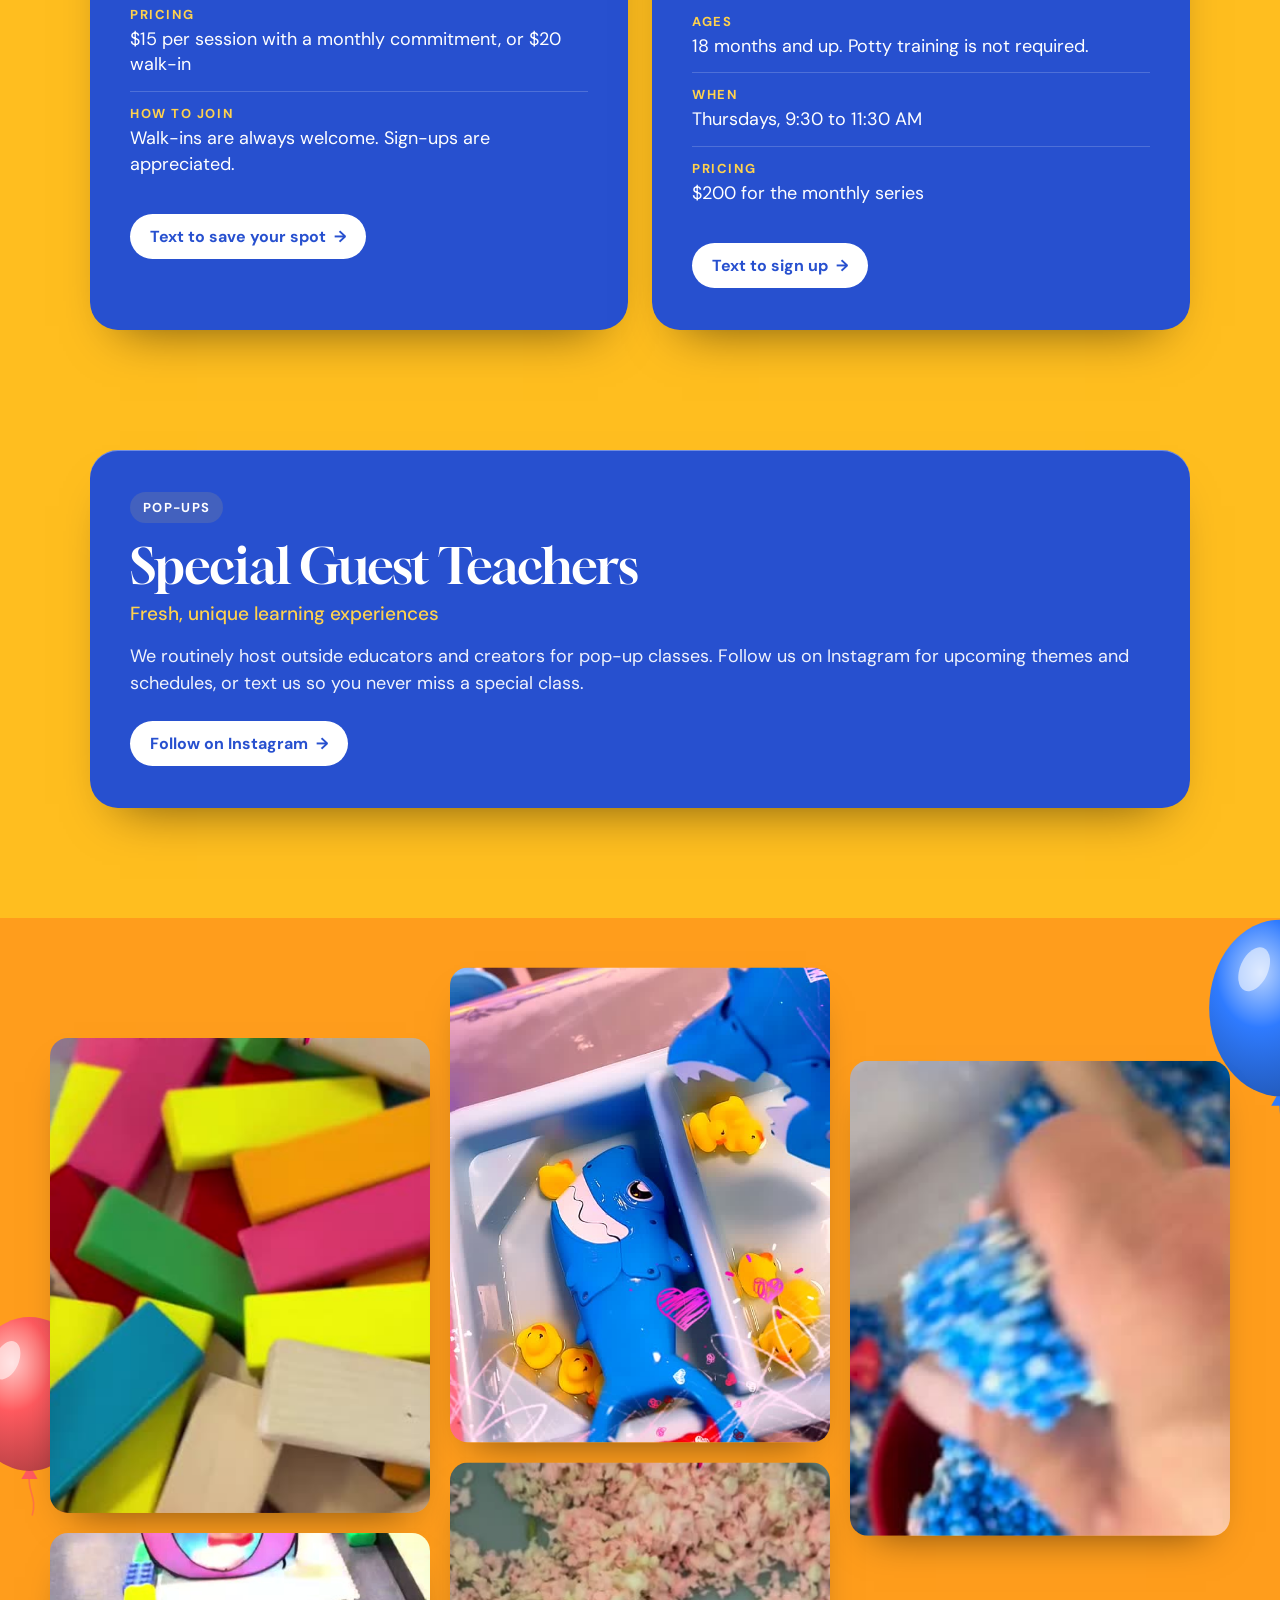
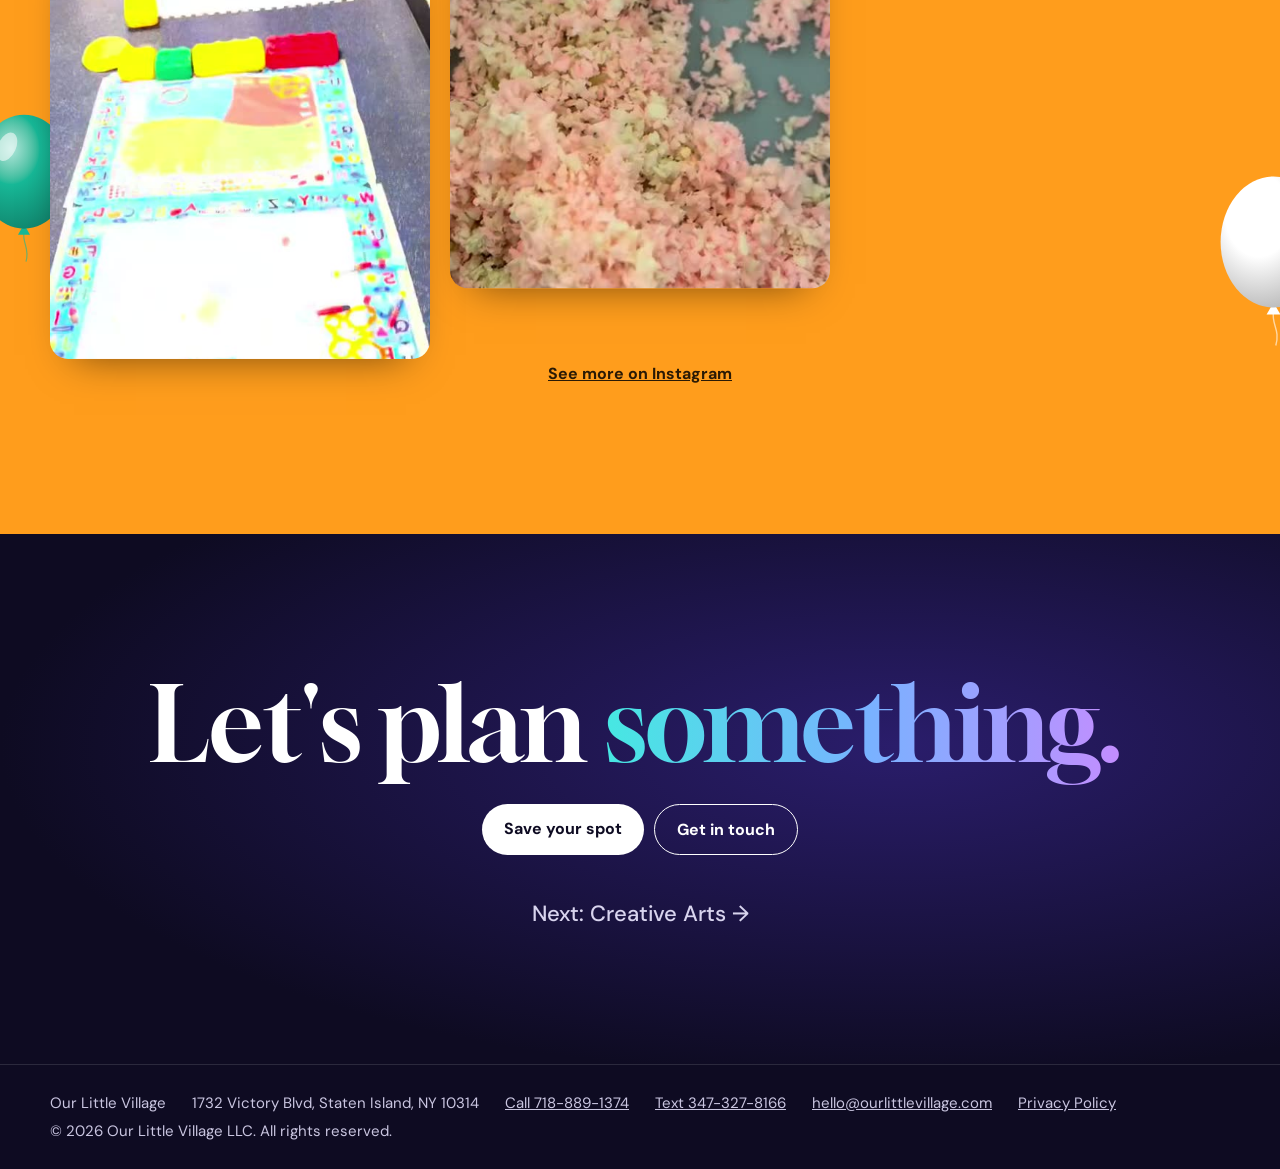
<file: toddler-classes.html>
<!doctype html>
<html lang="en">
<head>
<meta charset="utf-8">
<meta name="viewport" content="width=device-width, initial-scale=1">
<title>Weekly Classes | Our Little Village, Staten Island</title>
<meta name="description" content="Toddler Tuesday open play and Drop-Off &amp; Play Thursday for children 18 months and up in Staten Island.">
<link rel="canonical" href="https://ourlittlevillage.com/toddler-classes.html">
<link rel="icon" type="image/png" href="favicon.png">
<link rel="apple-touch-icon" href="apple-touch-icon.png">
<meta name="theme-color" content="#0e0b22">
<meta property="og:type" content="website">
<meta property="og:site_name" content="Our Little Village">
<meta property="og:title" content="Weekly Classes | Our Little Village">
<meta property="og:description" content="Toddler Tuesday open play and Drop-Off &amp; Play Thursday for children 18 months and up in Staten Island.">
<meta property="og:url" content="https://ourlittlevillage.com/toddler-classes.html">
<meta property="og:image" content="https://ourlittlevillage.com/assets/og/toddler-classes.jpg">
<meta property="og:image:width" content="1200">
<meta property="og:image:height" content="630">
<meta property="og:image:alt" content="Weekly Classes | Our Little Village, Our Little Village in Staten Island">
<meta name="twitter:card" content="summary_large_image">
<link rel="preconnect" href="https://fonts.googleapis.com">
<link rel="preconnect" href="https://fonts.gstatic.com" crossorigin>
<link href="https://fonts.googleapis.com/css2?family=Gloock&family=DM+Sans:opsz,wght@9..40,400;9..40,500;9..40,700&display=swap" rel="stylesheet">
<link rel="stylesheet" href="assets/pages.css">
<link rel="stylesheet" href="assets/access.css">
</head>
<body data-theme="toddler">
<a class="skip-link" href="#content">Skip to content</a>
<header class="panel">
<nav class="nav" aria-label="Main"><a class="brand" href="index.html"><img src="assets/logo.png" alt=""><span>Our Little Village</span></a><ul><li><a href="parties.html">Parties</a></li><li><a href="private-events.html">Private Events</a></li><li><a href="toddler-classes.html" aria-current="page">Classes</a></li><li><a href="art-classes.html">Creative Arts</a></li><li><a href="special-events.html">Special Events</a></li><li><a href="balloons-backdrops.html">GO OLV</a></li></ul><div class="nav-end"><details class="menu"><summary>Menu</summary><div class="panel-links"><a href="index.html">Home</a><a href="parties.html">Parties</a><a href="private-events.html">Private Events</a><a href="toddler-classes.html">Classes</a><a href="art-classes.html">Creative Arts</a><a href="special-events.html">Special Events</a><a href="balloons-backdrops.html">GO OLV</a><a href="contact.html">Contact</a></div></details><a class="call" href="contact.html">Contact us</a></div></nav>
<section class="phero" id="content" tabindex="-1">
  <div class="fx">
    <p class="crumb"><a href="index.html">Our Little Village</a></p>
    <h1>Weekly <em>Classes</em></h1>
    <p class="lede">Learn, play and grow together, with open play for toddlers and a gentle drop-off program.</p>
    <div class="cta"><a class="btn main" href="sms:+13473278166">Save your spot</a><a class="btn alt" href="#work">See our work</a></div>
  </div>
  <div class="stage">
    <div class="arch"><video muted loop playsinline preload="none" poster="assets/work/toddler.jpg" data-src="assets/work/toddler.mp4" aria-hidden="true"></video></div>
    <img class="float" src="assets/work/toddler-a.jpg" alt="Brightly colored wooden blocks">
  </div>
</section>
</header>
<main>
  <section class="statement"><h2 class="reveal">Learn. Play. <em>Grow.</em></h2></section>
  <section class="details"><div class="cards"><article class="card reveal" style="--i:0"><p class="tag">Open play</p><h3>Toddler Tuesday</h3><p class="meta">Safe exploring for toddlers, social time for caregivers</p><p class="body">A specialty open play session for toddlers, with a complimentary cup of fresh coffee for the grown-ups.</p><dl class="facts"><div><dt>When</dt><dd>Tuesdays, 10:00 to 11:30 AM</dd></div><div><dt>Pricing</dt><dd>$15 per session with a monthly commitment, or $20 walk-in</dd></div><div><dt>How to join</dt><dd>Walk-ins are always welcome. Sign-ups are appreciated.</dd></div></dl><a class="card-link" href="sms:+13473278166">Text to save your spot <span aria-hidden="true">&rarr;</span></a></article><article class="card reveal" style="--i:1"><p class="tag">Drop-off · 2 hours</p><h3>Drop-Off &amp; Play Thursday</h3><p class="meta">Gentle separation, real confidence</p><p class="body">A child-led session that eases early separation and encourages gentle socialization at your child&#x27;s own pace. Premier preschool prep, and two free hours for you.</p><dl class="facts"><div><dt>Ages</dt><dd>18 months and up. Potty training is not required.</dd></div><div><dt>When</dt><dd>Thursdays, 9:30 to 11:30 AM</dd></div><div><dt>Pricing</dt><dd>$200 for the monthly series</dd></div></dl><a class="card-link" href="sms:+13473278166">Text to sign up <span aria-hidden="true">&rarr;</span></a></article></div></section><section class="details"><div class="cards"><article class="card reveal wide" style="--i:0"><p class="tag">Pop-ups</p><h3>Special Guest Teachers</h3><p class="meta">Fresh, unique learning experiences</p><p class="body">We routinely host outside educators and creators for pop-up classes. Follow us on Instagram for upcoming themes and schedules, or text us so you never miss a special class.</p><a class="card-link" href="https://www.instagram.com/ourlittlevillage.llc/" target="_blank" rel="noopener">Follow on Instagram <span aria-hidden="true">&rarr;</span></a></article></div></section>
  <section class="gallery-wrap" id="work"><div class="gallery reveal"><div class="col" style="--s:-34"><img loading="lazy" src="assets/work/toddler-a.jpg" alt="Colorful wooden building blocks"><img loading="lazy" src="assets/work/toddler-e.jpg" alt="Play tunnel and painted activity mats"></div><div class="col" style="--s:46"><img loading="lazy" src="assets/work/toddler-d.jpg" alt="Sensory bin with a toy shark and rubber ducks"><img loading="lazy" src="assets/work/toddler-b.jpg" alt="Pink rice in a sensory bin"></div><div class="col" style="--s:-60"><img loading="lazy" src="assets/work/toddler-c.jpg" alt="Hand scooping blue sensory material"></div></div>
    <p class="gallery-note"><a href="https://www.instagram.com/ourlittlevillage.llc/" target="_blank" rel="noopener">See more on Instagram</a></p></section>
</main>
<section class="next dark">
  <h2 class="reveal">Let's plan <em>something.</em></h2>
  <div class="cta"><a class="btn main" href="sms:+13473278166">Save your spot</a><a class="btn alt" href="contact.html">Get in touch</a></div>
  <a class="next-link" href="art-classes.html">Next: Creative Arts &rarr;</a>
</section>
<footer><div><span>Our Little Village</span><span>1732 Victory Blvd, Staten Island, NY 10314</span><a href="tel:+17188891374">Call 718-889-1374</a><a href="sms:+13473278166">Text 347-327-8166</a><a href="mailto:hello@ourlittlevillage.com">hello@ourlittlevillage.com</a><a href="privacy.html">Privacy Policy</a><span>&copy; 2026 Our Little Village LLC. All rights reserved.</span></div></footer>
<script src="assets/motion.js"></script>
<script src="assets/pages.js"></script>
</body>
</html>
</file>
<file: assets/access.css>
/* Shared accessibility controls for every page. */
.skip-link{position:fixed;left:12px;top:-70px;z-index:100;padding:13px 20px;border-radius:999px;background:#fff;color:#0e0b22;font:700 16px "DM Sans",system-ui,sans-serif;text-decoration:none;box-shadow:0 12px 26px -10px rgba(0,0,0,.7);transition:top .2s ease}
.skip-link:focus{top:12px}
:focus-visible{outline:3px solid currentColor;outline-offset:3px}
[tabindex="-1"]:focus{outline:none}

.motion-btn{position:fixed;right:12px;bottom:12px;z-index:60;display:inline-flex;align-items:center;gap:8px;min-height:40px;padding:0 15px;border:1px solid rgba(255,255,255,.4);border-radius:999px;background:rgba(14,11,34,.82);color:#fff;font:700 13px "DM Sans",system-ui,sans-serif;cursor:pointer;-webkit-backdrop-filter:blur(8px);backdrop-filter:blur(8px)}
.motion-btn svg{width:12px;height:12px;fill:currentColor}
.motion-btn:hover{background:#0e0b22}
body.playing .motion-btn{display:none}

.motion-paused .ticker div,.motion-paused .bal svg,.motion-paused .slide,.motion-paused .run{animation-play-state:paused!important}

.legal{position:relative;z-index:1;max-width:760px;margin:0 auto;padding:30px 16px 110px;color:#e7e4f5}
.legal h2{font-size:clamp(28px,4vw,38px);line-height:1.12;margin:40px 0 10px;color:#fff}
.legal p,.legal li{font-size:18px;line-height:1.6}
.legal ul{padding-left:22px;margin-top:10px}
.legal li{margin-top:6px}
.legal a{color:#46e8e2}
.legal .updated{color:#c9c5e0;font-size:16px;margin-top:44px}
.phero.plain{grid-template-columns:1fr;min-height:0;padding-bottom:70px}
</file>
<file: assets/pages.css>
:root{
  --ink:#0e0b22; --teal:#46e8e2; --blue:#78b2ff; --violet:#c68cff;
  --grad:linear-gradient(90deg,var(--teal),var(--blue) 50%,var(--violet));
  --display:"Gloock",Georgia,serif;
  --body:"DM Sans",system-ui,sans-serif;
  --ease:cubic-bezier(.22,.8,.24,1);
}
/* Each page takes the color of its section on the homepage. */
body[data-theme=parties]{--bg:radial-gradient(90% 90% at 75% 40%,#c4145a 0%,#a30f4a 100%);--flat:#a30f4a;--bg2:#7c0a37;--fg:#fff;--sub:rgba(255,255,255,.9);--em:#ffe3ec;--ring:rgba(255,255,255,.75);--card:#ffe3ee;--cfg:#3f0f2c;--csub:#6b2a4c;--cem:#c2185b;--btn:#fff;--btnfg:#7c0a37}
body[data-theme=private]{--bg:radial-gradient(90% 90% at 75% 40%,#ffe9f0 0%,#ffc9dc 100%);--flat:#ffc9dc;--bg2:#ffb0cb;--fg:#3f0f2c;--sub:#6b2a4c;--em:#a30f4a;--ring:rgba(194,24,91,.6);--card:#c2185b;--cfg:#fff;--csub:rgba(255,255,255,.93);--cem:#ffe0ea;--btn:#c2185b;--btnfg:#fff}
body[data-theme=toddler]{--bg:radial-gradient(90% 90% at 75% 40%,#ffdb5c 0%,#ffbe1f 100%);--flat:#ffbe1f;--bg2:#ff9d1c;--fg:#2a1a05;--sub:#4c3510;--em:#9c2013;--ring:rgba(42,26,5,.55);--card:#2750cf;--cfg:#fff;--csub:rgba(255,255,255,.93);--cem:#ffd24d;--btn:#2a1a05;--btnfg:#ffd24d}
body[data-theme=art]{--bg:radial-gradient(90% 90% at 75% 40%,#6535dc 0%,#4d23b8 100%);--flat:#4d23b8;--bg2:#391891;--fg:#fff;--sub:rgba(255,255,255,.9);--em:#ffdc66;--ring:rgba(255,255,255,.7);--card:#ffd24d;--cfg:#2a1a05;--csub:#4c3510;--cem:#4d23b8;--btn:#ffd24d;--btnfg:#2a1a05}
body[data-theme=special]{--bg:radial-gradient(90% 90% at 75% 40%,#2a1d6b 0%,#100c28 100%);--flat:#100c28;--bg2:#1b1444;--fg:#fff;--sub:#d6d2ec;--em:#46e8e2;--ring:rgba(120,178,255,.8);--card:#2a1d6b;--cfg:#fff;--csub:#d6d2ec;--cem:#46e8e2;--btn:#fff;--btnfg:#100c28}
body[data-theme=balloons]{--bg:radial-gradient(90% 90% at 75% 40%,#08716c 0%,#056661 100%);--flat:#056661;--bg2:#034a46;--fg:#fff;--sub:#fff;--em:#fff0c4;--ring:rgba(255,255,255,.75);--card:#ffe9a8;--cfg:#053f3c;--csub:#2d5c58;--cem:#06625f;--btn:#ffe9a8;--btnfg:#053f3c}

body[data-theme=contact],body[data-theme=privacy]{--bg:radial-gradient(90% 90% at 50% 40%,#2a1d6b 0%,#100c28 100%);--flat:#100c28;--bg2:#1b1444;--fg:#fff;--sub:#d6d2ec;--em:#46e8e2;--ring:rgba(120,178,255,.8);--btn:#fff;--btnfg:#100c28}

*{box-sizing:border-box;margin:0}
html{scroll-behavior:smooth}
body{background:var(--flat);color:var(--fg);font-family:var(--body);-webkit-font-smoothing:antialiased;overflow-x:hidden}
a{color:inherit}
h1,h2,h3{font-family:var(--display);font-weight:400;letter-spacing:-.018em}
em{font-style:normal;color:var(--em);padding-right:.08em}
.next em{background-image:var(--grad);-webkit-background-clip:text;background-clip:text;color:transparent}

.panel{--p:0;position:relative;overflow:hidden;background:var(--bg);color:var(--fg)}
.dark{background:radial-gradient(100% 90% at 70% 40%,#2a1d6b 0%,var(--ink) 70%);color:#fff}
.nav{position:relative;z-index:6;display:flex;align-items:center;justify-content:space-between;gap:16px;padding:14px 16px}
.brand{display:flex;align-items:center;gap:10px;text-decoration:none;font:400 20px var(--display)}
.brand img{width:46px;height:46px;object-fit:contain;transform:scale(1.42)}
.nav ul{display:none;list-style:none;padding:0;gap:24px;font-weight:500;font-size:15px}
.nav li a{text-decoration:none;opacity:.88}
.nav li a:hover,.nav li a[aria-current]{opacity:1;color:var(--em)}
.nav-end{display:flex;gap:8px;align-items:center}
.call{flex:none;padding:10px 16px;border-radius:999px;background:var(--btn);color:var(--btnfg);font-weight:700;font-size:14px;text-decoration:none}
.menu summary{list-style:none;cursor:pointer;padding:9px 15px;border-radius:999px;border:1px solid currentColor;font-weight:700;font-size:14px}
.menu summary::-webkit-details-marker{display:none}
.menu .panel-links{position:absolute;left:16px;right:16px;top:70px;display:grid;background:#191339;color:#fff;border:1px solid rgba(255,255,255,.16);border-radius:18px;padding:8px;box-shadow:0 24px 50px -18px #000}
.menu .panel-links a{padding:13px 14px;text-decoration:none;font:400 20px var(--display)}

.phero{position:relative;z-index:1;display:grid;gap:40px;max-width:1180px;margin:0 auto;padding:30px 16px 84px;align-items:center}
.crumb{font-size:14px;letter-spacing:.14em;text-transform:uppercase;font-weight:700;color:var(--em)}
.crumb a{text-decoration:none}
.phero h1{font-size:clamp(56px,13vw,112px);line-height:1;margin:12px 0 16px}
.lede{font-size:20px;line-height:1.45;max-width:27em;color:var(--sub)}
.cta{display:flex;flex-wrap:wrap;gap:10px;margin-top:24px}
.btn{display:inline-block;padding:14px 22px;border-radius:999px;font-weight:700;text-decoration:none;font-size:16px}
.btn.main{background:var(--btn);color:var(--btnfg)}
.btn.alt{border:1px solid currentColor}
.next .btn.main{background:#fff;color:var(--ink)}
.fx>*{opacity:0;transform:translateY(22px);filter:blur(10px);animation:rise .9s var(--ease) forwards}
.fx>:nth-child(2){animation-delay:.1s}.fx>:nth-child(3){animation-delay:.22s}.fx>:nth-child(4){animation-delay:.34s}
@keyframes rise{to{opacity:1;transform:none;filter:blur(0)}}

.stage{--p:0;position:relative;width:min(62vw,390px);aspect-ratio:9/13;margin:0 auto}
.orbit{color:var(--ring);position:absolute;left:50%;top:44%;width:150%;aspect-ratio:1;overflow:visible;transform:translate(-50%,-50%) rotate(calc(var(--p)*95deg))}
.arch{position:absolute;inset:0;overflow:hidden;background:rgba(0,0,0,.18);box-shadow:0 30px 60px -28px rgba(0,0,0,.5);clip-path:inset(100% 0 0 0 round 999px 999px 0 0);animation:open 1.25s var(--ease) .1s forwards}
@keyframes open{to{clip-path:inset(0 0 0 0 round 999px 999px 0 0)}}
.arch video{width:100%;height:100%;object-fit:cover;display:block}
.float{position:absolute;z-index:2;left:-22%;bottom:7%;width:50%;aspect-ratio:4/5;object-fit:cover;border:6px solid #fff;border-radius:18px;box-shadow:0 18px 40px -16px rgba(0,0,0,.6);transform:translateY(calc(var(--p)*-70px)) rotate(-7deg)}

.ghost{position:absolute;left:50%;top:86%;font:400 clamp(130px,25vw,400px)/1 var(--display);white-space:nowrap;color:var(--fg);opacity:.1;transform:translate(calc(-50% + var(--p)*16vw),-50%);pointer-events:none}
.bal{position:absolute;left:calc(var(--x)*1%);top:calc(var(--y)*1%);width:calc(var(--s)*1px);transform:translateY(calc(var(--p)*var(--v)*1px));pointer-events:none}
.bal svg{display:block;width:100%;overflow:visible;animation:bob 5.5s ease-in-out infinite alternate;animation-delay:var(--d)}
@keyframes bob{from{transform:translateY(-9px) rotate(-3deg)}to{transform:translateY(11px) rotate(3deg)}}

.statement{--p:0;position:relative;overflow:hidden;padding:84px 16px 28px;text-align:center}
.statement h2{position:relative;z-index:1;font-size:clamp(46px,9vw,104px);line-height:1.02;max-width:9.5em;margin:0 auto}
.reveal{opacity:0;transform:translateY(30px);transition:opacity .85s ease,transform 1s var(--ease)}
.reveal.in{opacity:1;transform:none}

.details{position:relative;z-index:1;max-width:1180px;margin:0 auto;padding:44px 16px 72px}
.details+.details{padding-top:8px}
.cards{display:grid;gap:20px}
.group-head{font-size:clamp(42px,7vw,80px);line-height:1.02;text-align:center;margin-bottom:30px}
.group-intro{max-width:32em;margin:-12px auto 30px;text-align:center;font-size:19px;line-height:1.5;color:var(--sub)}
.group-note{margin-top:24px;text-align:center;font-weight:500;font-size:17px;color:var(--sub)}

/* Cards rise in one after another (--i), then their contents follow (--j). Hover lift uses `translate` so it never inherits the entrance delay. */
.card{position:relative;overflow:hidden;background:var(--card);color:var(--cfg);border-radius:28px;padding:30px 24px;box-shadow:inset 0 1px 0 rgba(255,255,255,.35),0 26px 50px -30px rgba(0,0,0,.6);transition:translate .5s var(--ease),box-shadow .5s var(--ease)}
.card::before{content:"";position:absolute;inset:0;pointer-events:none;opacity:0;transition:opacity .5s;background:radial-gradient(420px circle at var(--mx,50%) var(--my,0%),color-mix(in srgb,#fff 34%,transparent),transparent 60%)}
.card>*{position:relative}
@media (hover:hover){
  .card:hover{translate:0 -6px;box-shadow:inset 0 1px 0 rgba(255,255,255,.35),0 40px 64px -30px rgba(0,0,0,.7)}
  .card:hover::before{opacity:1}
}
.card.reveal{transform:translateY(54px) scale(.965);transition:opacity .8s ease calc(var(--i)*.14s),transform 1.15s var(--ease) calc(var(--i)*.14s),translate .5s var(--ease),box-shadow .5s var(--ease)}
.card.reveal.in{transform:none}
.card.reveal>*{opacity:0;transform:translateY(16px);transition:opacity .7s ease,transform .9s var(--ease);transition-delay:calc(var(--i)*.14s + var(--j,0)*.07s + .2s)}
.card.reveal.in>*{opacity:1;transform:none}
.tag{display:inline-block;padding:7px 13px;border-radius:999px;background:color-mix(in srgb,var(--cem) 13%,transparent);color:var(--cfg);font-size:13px;font-weight:700;letter-spacing:.1em;text-transform:uppercase;margin-bottom:16px}
.card h3{font-size:clamp(34px,4.6vw,50px);line-height:1.04}
.meta{margin-top:10px;font:500 19px/1.35 var(--body);color:var(--cem)}
.card .body{margin-top:16px;font-size:18px;line-height:1.5;color:var(--csub)}
.card ul{list-style:none;padding:0;margin-top:20px;display:grid;gap:13px}
.card li{position:relative;padding-left:26px;color:var(--csub);font-size:18px;line-height:1.42}
.card li::before{content:"\2726";position:absolute;left:0;top:0;color:var(--cem)}
.card li strong{display:block;color:var(--cfg)}
.facts{display:grid;margin-top:20px}
.facts div{padding:13px 0;border-top:1px solid color-mix(in srgb,var(--cfg) 18%,transparent)}
.facts dt{font-size:13px;font-weight:700;letter-spacing:.12em;text-transform:uppercase;color:var(--cem)}
.facts dd{margin:4px 0 0;font-size:18px;line-height:1.42}
.chips-label{margin-top:24px;font-size:13px;font-weight:700;letter-spacing:.12em;text-transform:uppercase;color:var(--cem)}
.card .chips{display:flex;flex-wrap:wrap;gap:8px;margin-top:10px}
.card .chips li{padding:9px 15px;border:1.5px solid color-mix(in srgb,var(--cfg) 30%,transparent);border-radius:999px;color:var(--cfg);font-size:16px;font-weight:500;line-height:1.2}
.card .chips li::before{content:none}
.note{margin-top:22px;padding:16px 18px;border-radius:16px;background:color-mix(in srgb,var(--cfg) 7%,transparent);border-left:3px solid var(--cem);font-size:17px;line-height:1.5;color:var(--csub)}
.note strong{display:block;color:var(--cfg);margin-bottom:3px}
.card-link{display:inline-flex;align-items:center;gap:8px;margin-top:24px;padding:12px 20px;border-radius:999px;background:var(--cfg);color:var(--card);font-weight:700;text-decoration:none}
.card-link span{transition:transform .35s var(--ease)}
.card-link:hover span{transform:translateX(5px)}

/* Endless ribbon of pills. The copy loops seamlessly; it pauses on hover and with the pause button. */
.ribbon{display:flex;overflow:hidden;margin:0 -16px 34px;-webkit-mask-image:linear-gradient(90deg,transparent,#000 8%,#000 92%,transparent);mask-image:linear-gradient(90deg,transparent,#000 8%,#000 92%,transparent)}
.run{display:flex;flex:none;gap:12px;padding:0 6px;list-style:none;animation:run 32s linear infinite}
.run li{flex:none;padding:13px 24px;border-radius:999px;background:var(--card);color:var(--cfg);font:400 clamp(21px,2.4vw,30px)/1.1 var(--display);white-space:nowrap}
.run li::before{content:"\2726";margin-right:12px;color:var(--cem)}
.ribbon:hover .run{animation-play-state:paused}
@keyframes run{to{transform:translateX(-100%)}}

/* Headings write on word by word (words are wrapped in pages.js). */
.reveal.split{opacity:1;transform:none}
.split .w{display:inline-block;overflow:hidden;vertical-align:top;padding:.04em .02em .1em;margin:-.04em -.02em -.1em}
.split .w>span{display:inline-block;transform:translateY(108%) rotate(4deg);transform-origin:0 100%;transition:transform 1.05s var(--ease);transition-delay:calc(var(--w)*.075s)}
.split.in .w>span{transform:none}

.gallery-wrap{--p:0;position:relative;overflow:hidden;background:var(--bg2);padding:64px 16px 110px}
.gallery{position:relative;z-index:1;display:grid;grid-template-columns:repeat(2,1fr);gap:12px;max-width:1180px;margin:0 auto;align-items:start}
.col{display:grid;gap:12px;transform:translateY(calc(var(--p)*var(--s)*1px))}
.col img{width:100%;aspect-ratio:4/5;object-fit:cover;border-radius:18px;display:block;background:rgba(0,0,0,.15);box-shadow:0 20px 40px -24px rgba(0,0,0,.6)}
.col img:nth-child(2n){aspect-ratio:1/1.12}
.gallery-note{position:relative;z-index:1;text-align:center;margin-top:34px}
.gallery-note a{color:var(--fg);font-weight:700}

.arch img{width:100%;height:100%;object-fit:cover;display:block}
.ways-wrap{--p:0;position:relative;overflow:hidden;background:var(--bg2);padding:72px 16px 90px}
.ways-wrap>h2{position:relative;z-index:1;text-align:center;font-size:clamp(44px,8vw,88px);line-height:1.04;margin-bottom:38px}
.tiles{position:relative;z-index:1;display:grid;gap:14px;max-width:1180px;margin:0 auto}
.tile{--tilt:0deg;position:relative;overflow:hidden;display:flex;flex-direction:column;gap:8px;min-height:210px;padding:26px 24px;border-radius:28px;background:linear-gradient(145deg,color-mix(in srgb,var(--t) 86%,#fff),var(--t) 52%,color-mix(in srgb,var(--t) 80%,#000));color:var(--c);text-decoration:none;box-shadow:inset 0 1px 0 rgba(255,255,255,.4),0 30px 50px -28px rgba(0,0,0,.85);transition:opacity .85s ease,transform .5s var(--ease),box-shadow .4s}
.tile:hover{transform:translateY(-8px) rotate(-.7deg);box-shadow:inset 0 1px 0 rgba(255,255,255,.4),0 44px 60px -28px rgba(0,0,0,.9)}
.tile>small,.tile>strong,.tile>span{position:relative;z-index:1}
.tile small{font-size:14px;letter-spacing:.14em;text-transform:uppercase;font-weight:700}
.tile strong{font:400 clamp(32px,4vw,56px)/1.06 var(--display);overflow-wrap:anywhere}
.tile.mail strong{font-size:clamp(23px,6.6vw,32px)}
.tile span{margin-top:auto;font:500 21px var(--body)}
.tile-icon{position:absolute;right:-16px;bottom:-22px;width:210px;fill:none;stroke:currentColor;stroke-width:3;stroke-linejoin:round;stroke-linecap:round;opacity:.17;transform:rotate(-9deg);transition:transform .6s var(--ease)}
.tile:hover .tile-icon{transform:rotate(-2deg) scale(1.08)}
.fan{position:relative;display:flex;justify-content:center;height:150px;margin:14px 0 6px}
.fan img{width:112px;height:140px;object-fit:cover;border:5px solid #fff;border-radius:14px;box-shadow:0 14px 26px -12px rgba(0,0,0,.6);margin:0 -14px;transition:transform .5s var(--ease)}
.fan img:nth-child(1){transform:rotate(-9deg) translateY(8px)}.fan img:nth-child(2){transform:rotate(2deg);z-index:1}.fan img:nth-child(3){transform:rotate(10deg) translateY(10px)}
.tile:hover .fan img:nth-child(1){transform:rotate(-14deg) translate(-12px,4px)}.tile:hover .fan img:nth-child(3){transform:rotate(15deg) translate(12px,6px)}
.visit{--p:0;--bg:radial-gradient(90% 90% at 25% 40%,#08716c 0%,#056661 100%);--fg:#fff;--sub:#fff;--em:#fff0c4;--ring:rgba(255,255,255,.75);--btn:#ffe9a8;--btnfg:#053f3c}
.visit-in{position:relative;z-index:1;display:grid;gap:48px;align-items:center;max-width:1180px;margin:0 auto;padding:80px 16px 96px}
.visit h2{font-size:clamp(50px,8.5vw,100px);line-height:1;margin-bottom:16px}
.visit address{font:400 clamp(24px,2.6vw,32px)/1.25 var(--display);font-style:normal;margin-bottom:10px}
.next{padding:92px 16px;text-align:center}
.next h2{font-size:clamp(48px,9vw,104px);line-height:1.02}
.next .cta{justify-content:center;margin-top:28px}
.next-link{display:inline-block;margin-top:44px;font:500 22px var(--body);text-decoration:none;color:#d8d4ee}
.next-link:hover{color:var(--teal)}
footer{background:var(--ink);border-top:1px solid rgba(255,255,255,.12);color:#c9c5e0;padding:28px 16px;font-size:15px}
footer div{display:flex;flex-wrap:wrap;gap:8px 26px;max-width:1180px;margin:0 auto}

@media (max-width:899px){
  .bal{scale:.62;transform-origin:top left}
  .bal.extra{display:none}
  .col{transform:translateY(calc(var(--p)*var(--s)*.4px))}
  .col:nth-child(3){grid-column:1/-1;grid-template-columns:1fr 1fr;align-items:start;transform:none}
  .col:nth-child(3) img{aspect-ratio:4/5}
  .gallery-note{margin-top:48px}
}
@media (min-width:900px){
  .nav{padding:18px 40px}
  .nav ul{display:flex}
  .menu{display:none}
  .phero{grid-template-columns:1.1fr .9fr;gap:60px;padding:44px 40px 110px;min-height:calc(100vh - 82px)}
  .stage{width:min(30vw,430px)}
  .statement{padding-top:128px}
  .details{padding:64px 40px 110px}
  .details+.details{padding-top:10px}
  .cards{grid-template-columns:repeat(2,1fr);gap:24px}
  .card{padding:42px 40px}
  .card.wide{grid-column:1/-1}
  .card.wide ul,.card.wide .facts{grid-template-columns:1fr 1fr;column-gap:44px}
  .ribbon{margin:0 -40px 44px}
  .gallery-wrap{padding:90px 40px 150px}
  .gallery{grid-template-columns:repeat(3,1fr);gap:20px}
  .col{gap:20px}
  .next{padding:136px 40px}
  .ways-wrap{padding:110px 40px 130px}
  .tiles{grid-template-columns:repeat(6,1fr);gap:20px}
  .tile{min-height:270px;padding:36px 34px}
  .tile.s3{grid-column:span 3}.tile.s2{grid-column:span 2}.tile.s4{grid-column:span 4}.tile.s6{grid-column:span 6;min-height:240px}
  .tile.mail strong{font-size:clamp(22px,1.85vw,30px)}
  .fan{position:absolute;right:44px;top:50%;margin:0;height:auto;transform:translateY(-50%)}
  .fan img{width:150px;height:188px}
  .tile.has-fan strong{max-width:56%}
  .tile.s4 strong{font-size:clamp(24px,2.3vw,33px)}
  .visit-in{grid-template-columns:.9fr 1.1fr;gap:90px;padding:130px 40px}
  footer{padding:28px 40px}
}
@media (prefers-reduced-motion:reduce){
  html{scroll-behavior:auto}
  .fx>*,.arch{animation:none;opacity:1;transform:none;filter:none;clip-path:inset(0 0 0 0 round 999px 999px 0 0)}
  .reveal,.card.reveal,.card.reveal>*,.split .w>span{opacity:1;transform:none;transition:none}
  .bal svg{animation:none}
  .ribbon{-webkit-mask-image:none;mask-image:none;margin-left:0;margin-right:0}
  .run{animation:none;flex:auto;flex-wrap:wrap;justify-content:center;row-gap:10px}
  .run[aria-hidden]{display:none}
}

/* the six links only fit on one line from 1100px; narrower screens use Menu */
@media (min-width:900px) and (max-width:1099px){.nav ul{display:none!important}.menu{display:block!important}}
.nav li a{white-space:nowrap}

/* Page title slam: letters land one by one, the accent word catches the light, a burst goes off behind. */
.phero h1{position:relative;isolation:isolate}
.phero h1 .lw{display:inline-block;white-space:nowrap}
.phero h1 .lp{display:inline-block;animation:slam .55s cubic-bezier(.2,1.35,.4,1) both;animation-delay:calc(.2s + var(--i) * 30ms)}
.phero h1 em .lp{animation:slam .55s cubic-bezier(.2,1.35,.4,1) both,glint .8s ease-in-out both;animation-delay:calc(.2s + var(--i) * 30ms),calc(1s + var(--i) * 55ms)}
@keyframes slam{0%{opacity:0;transform:scale(2.2) translateY(-.1em)}45%{opacity:1}100%{opacity:1;transform:none}}
@keyframes glint{45%{color:#fff;text-shadow:0 0 22px rgba(255,255,255,.95),0 0 5px #fff}}
.pfx{position:absolute;left:34%;top:50%;width:0;height:0;pointer-events:none;z-index:-1}
.pfx i{position:absolute;left:0;top:0;width:var(--s);height:var(--s);margin:calc(var(--s) / -2);border-radius:50%;background:var(--k);opacity:0;animation:pburst 1.35s cubic-bezier(.12,.75,.3,1) both;animation-delay:calc(.45s + var(--w))}
.pfx i.bit{border-radius:2px;height:calc(var(--s) * .45)}
.pfx i.star{border-radius:0;clip-path:polygon(50% 0,61% 39%,100% 50%,61% 61%,50% 100%,39% 61%,0 50%,39% 39%)}
@keyframes pburst{0%{opacity:0;transform:translate(0,0) scale(.2) rotate(0)}12%{opacity:1}75%{opacity:1}100%{opacity:0;transform:translate(var(--x),var(--y)) scale(1) rotate(var(--rot))}}
</file>
